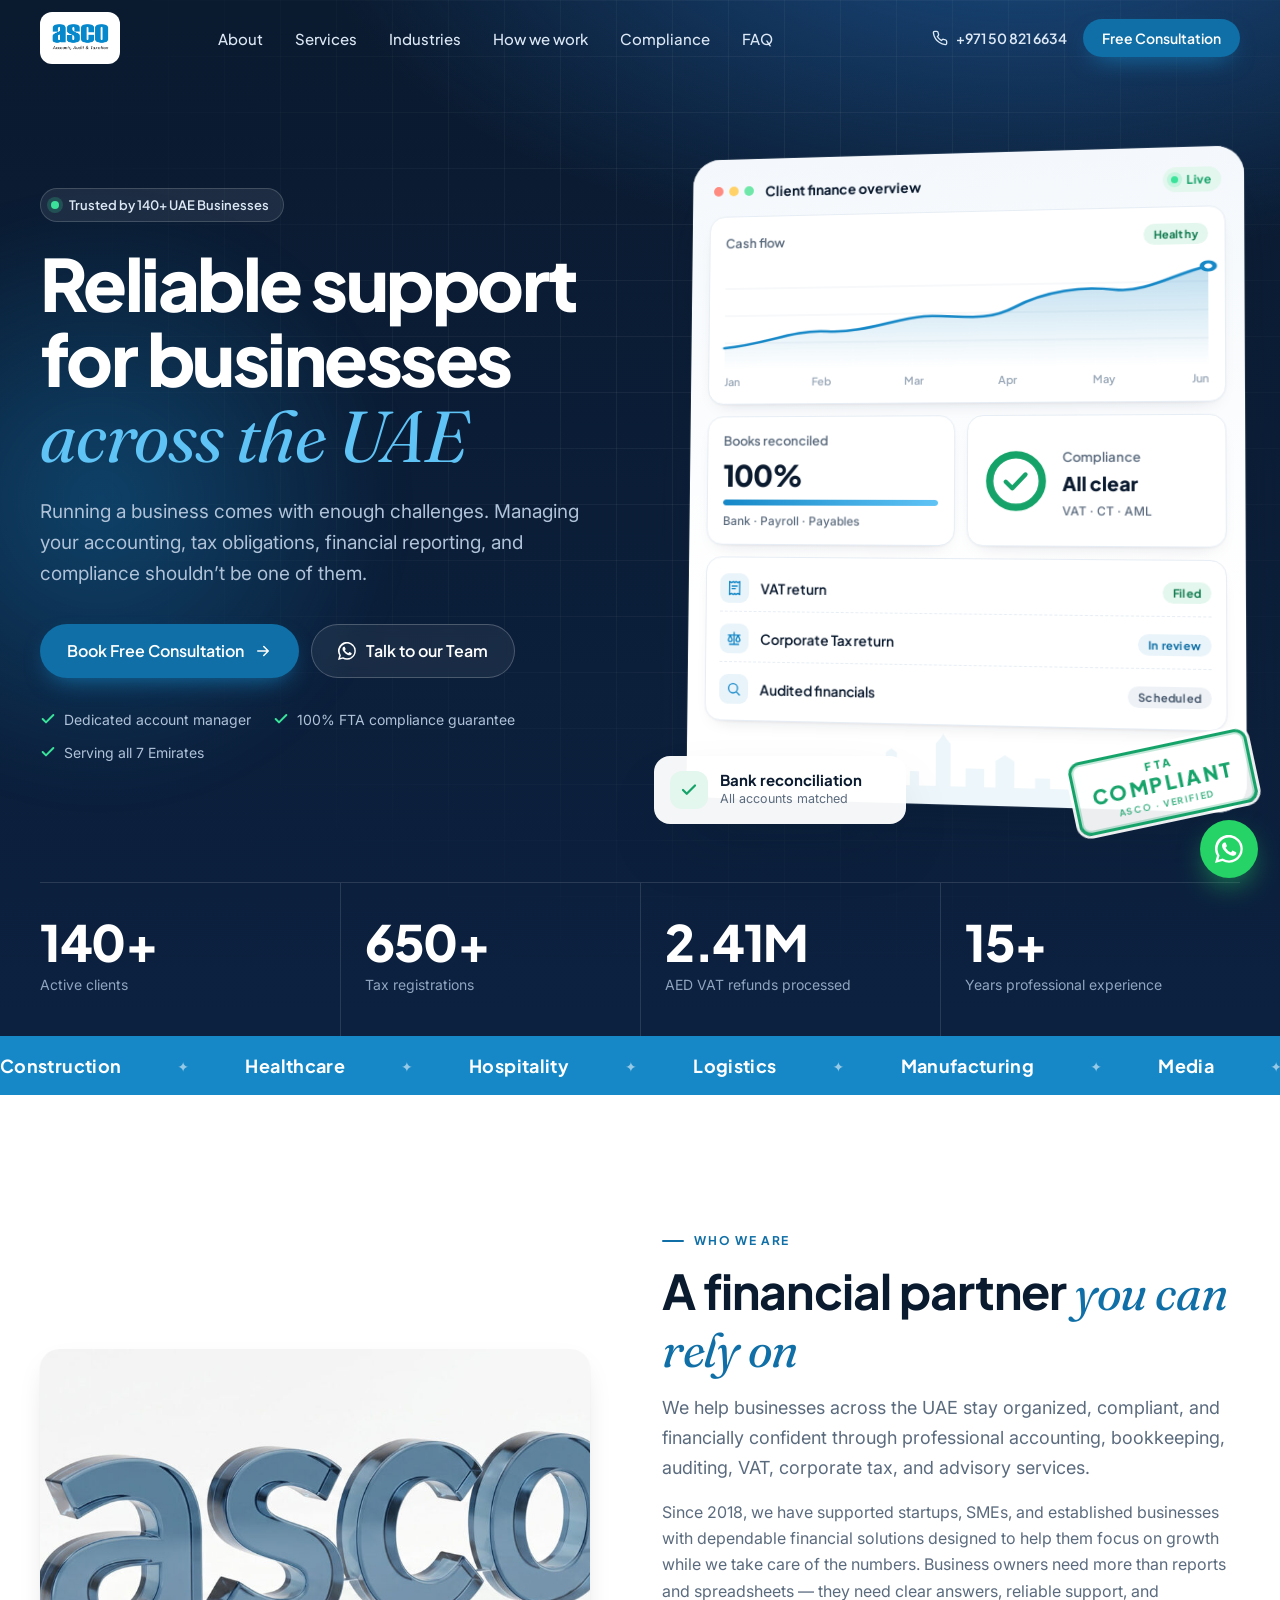
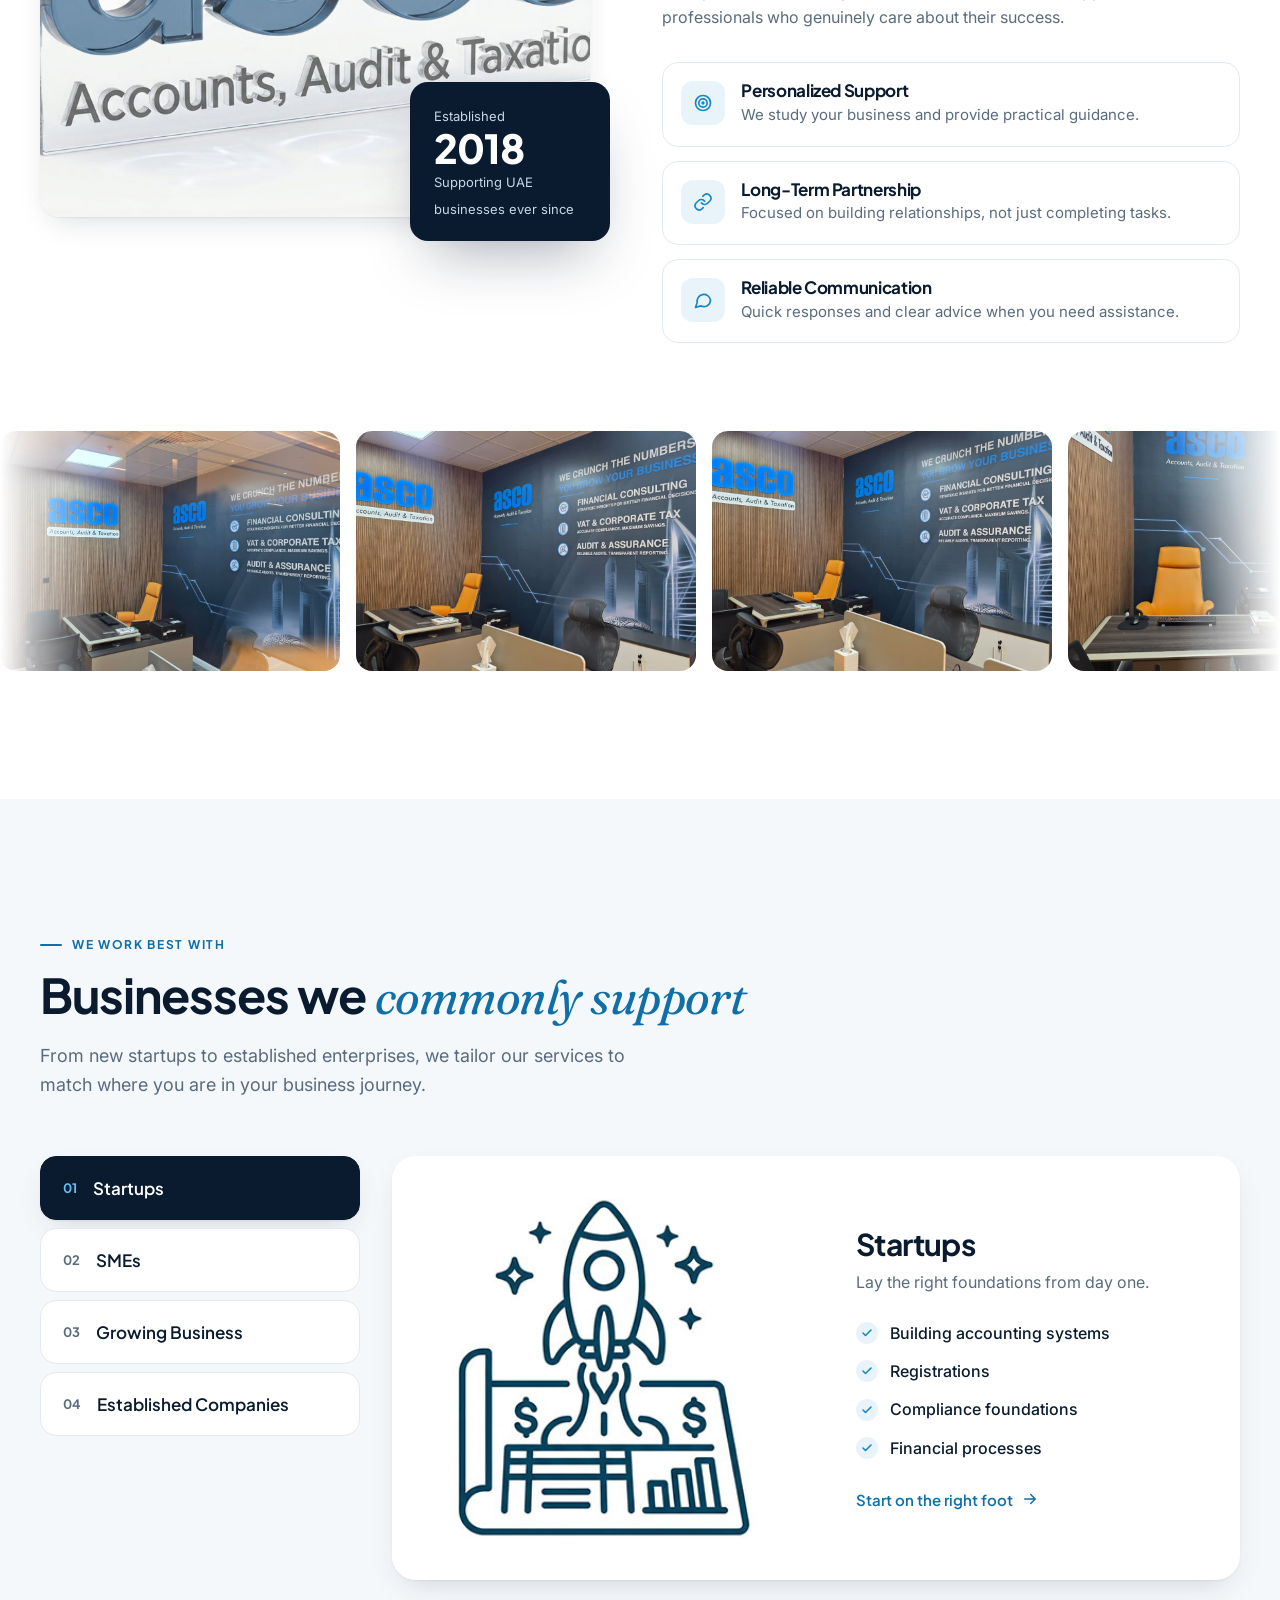
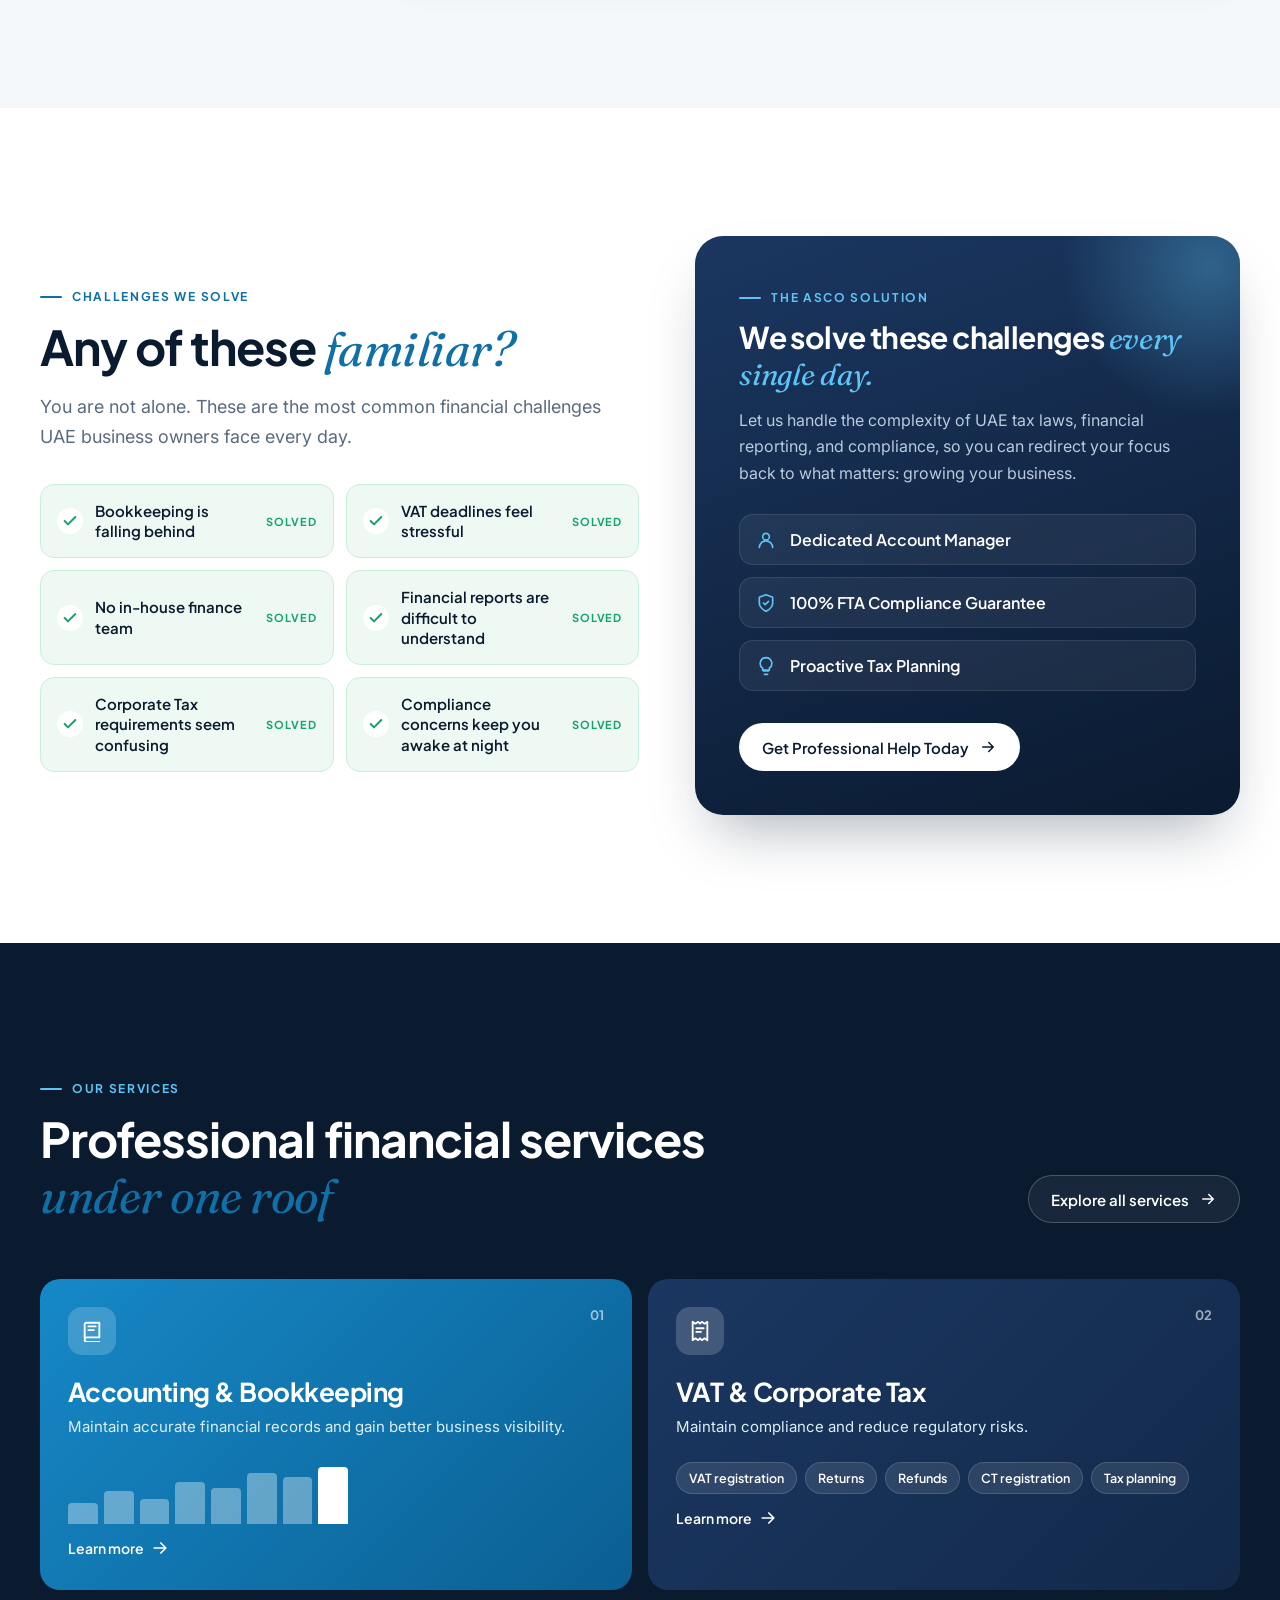
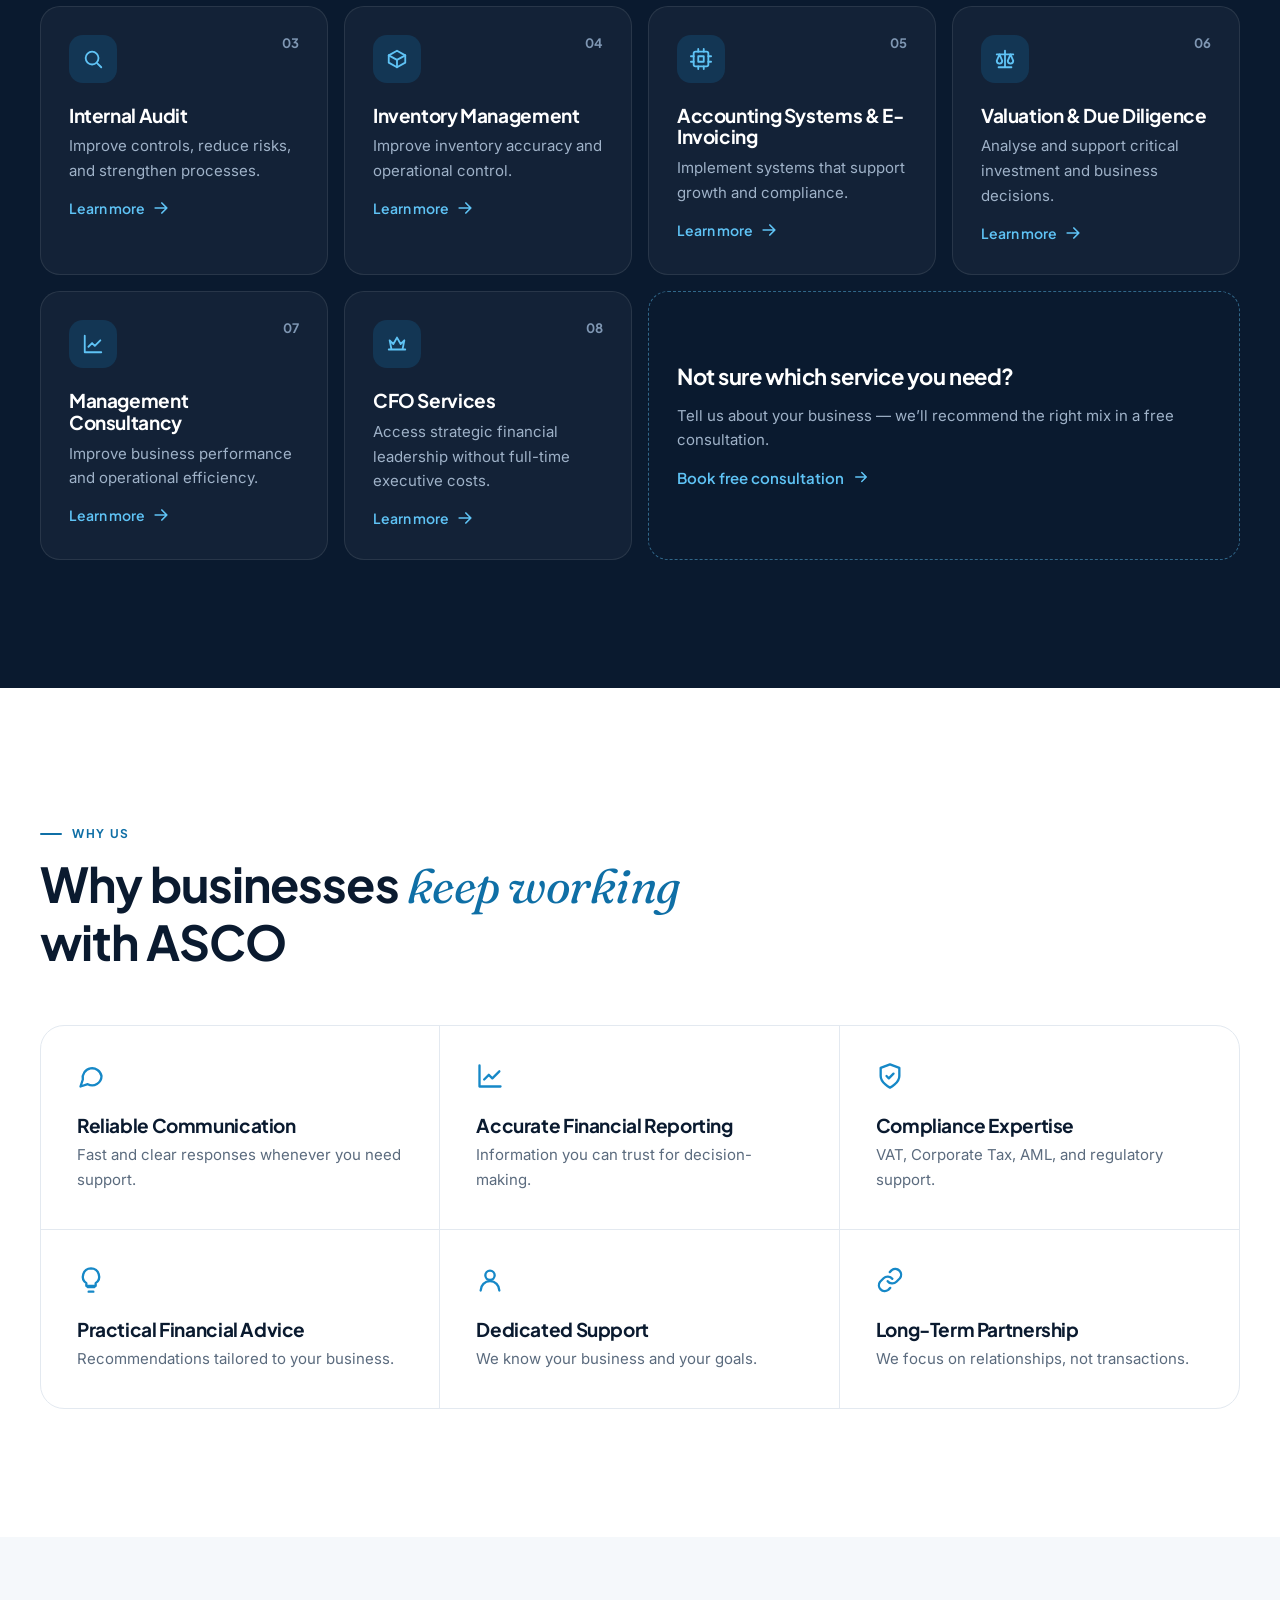
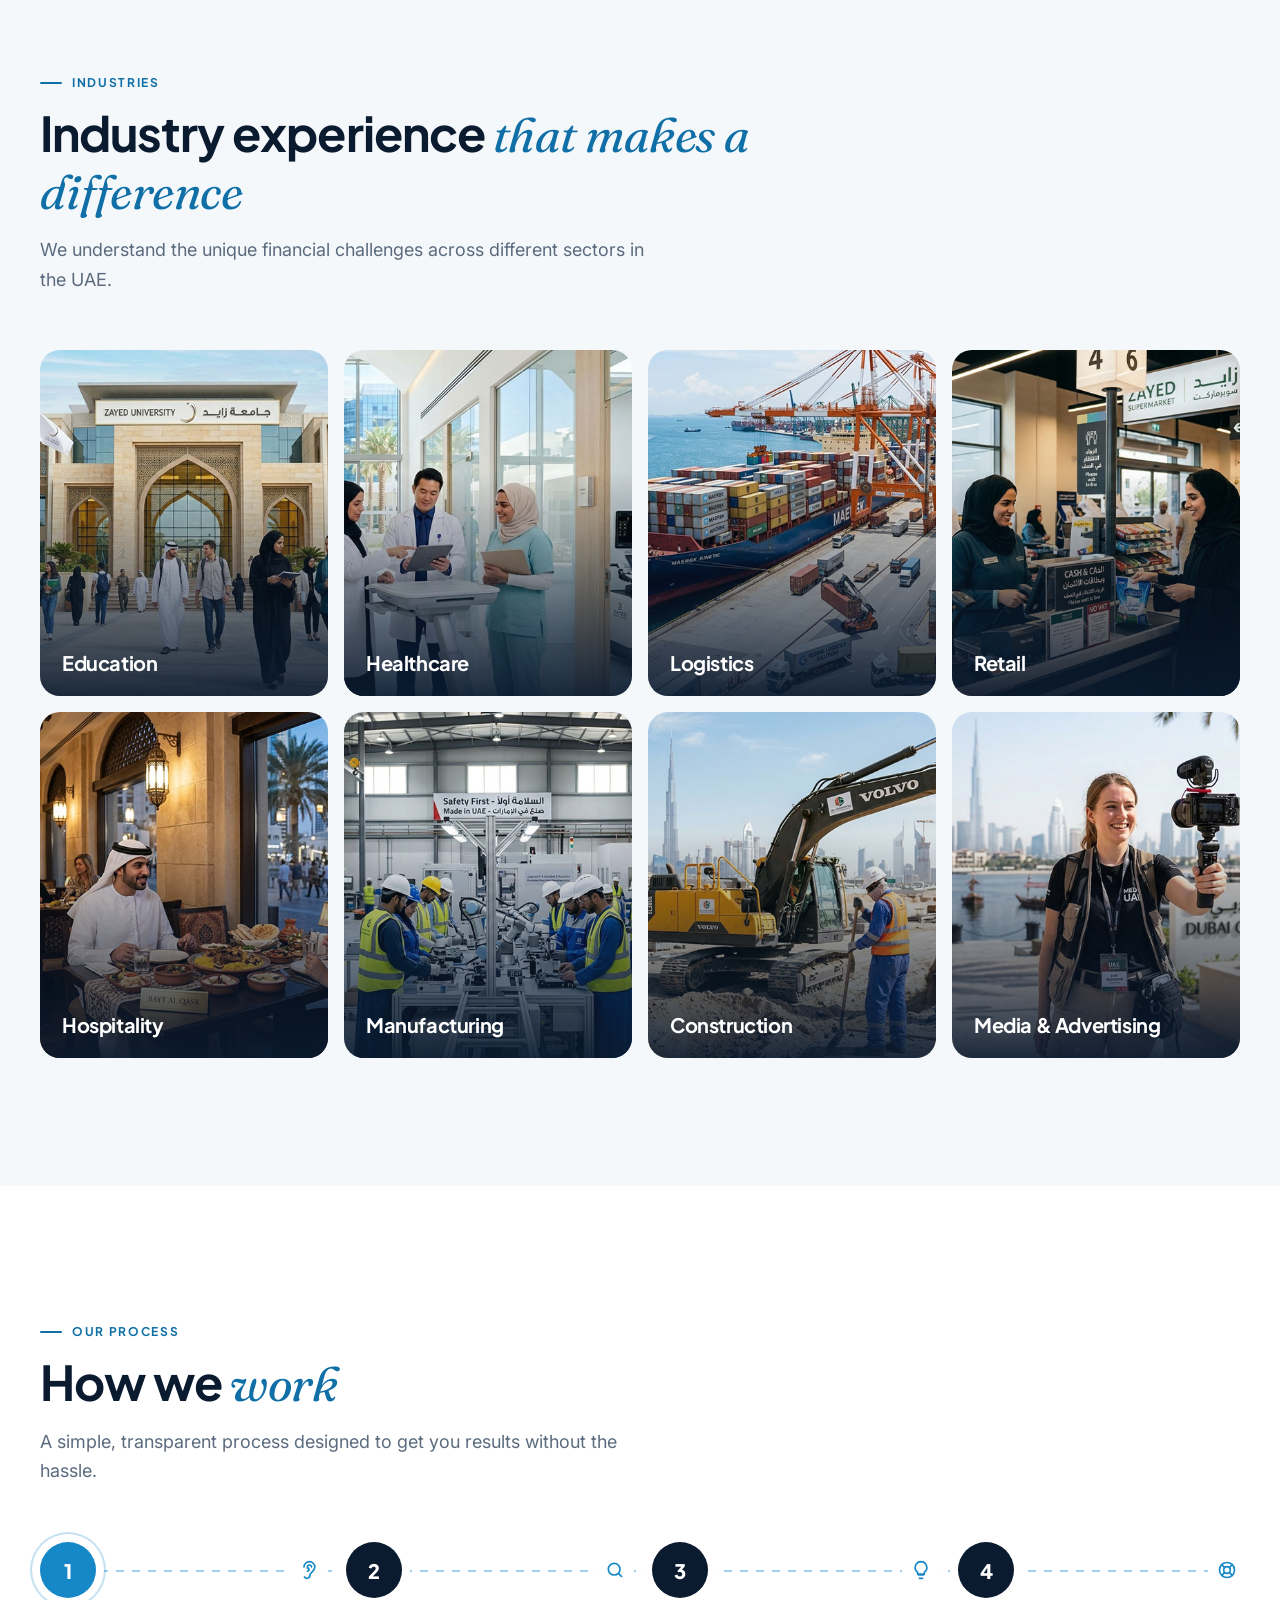
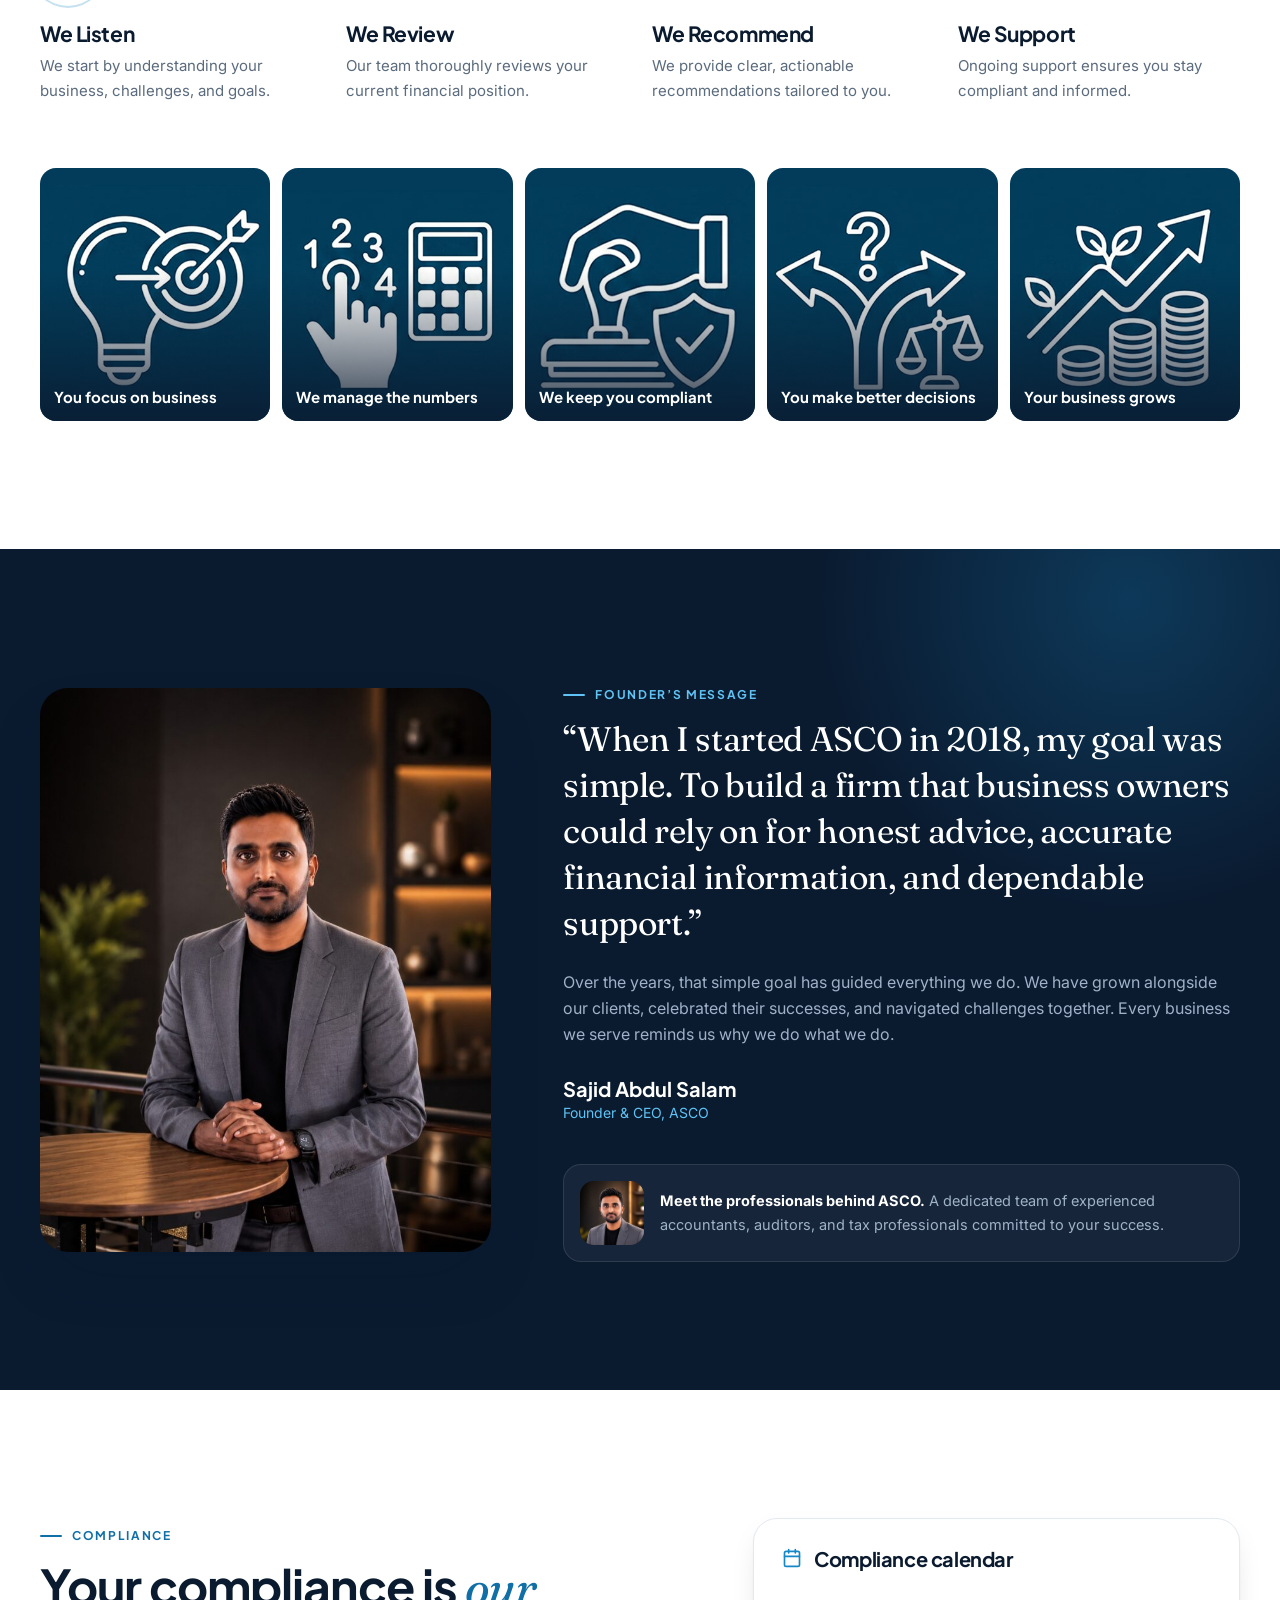
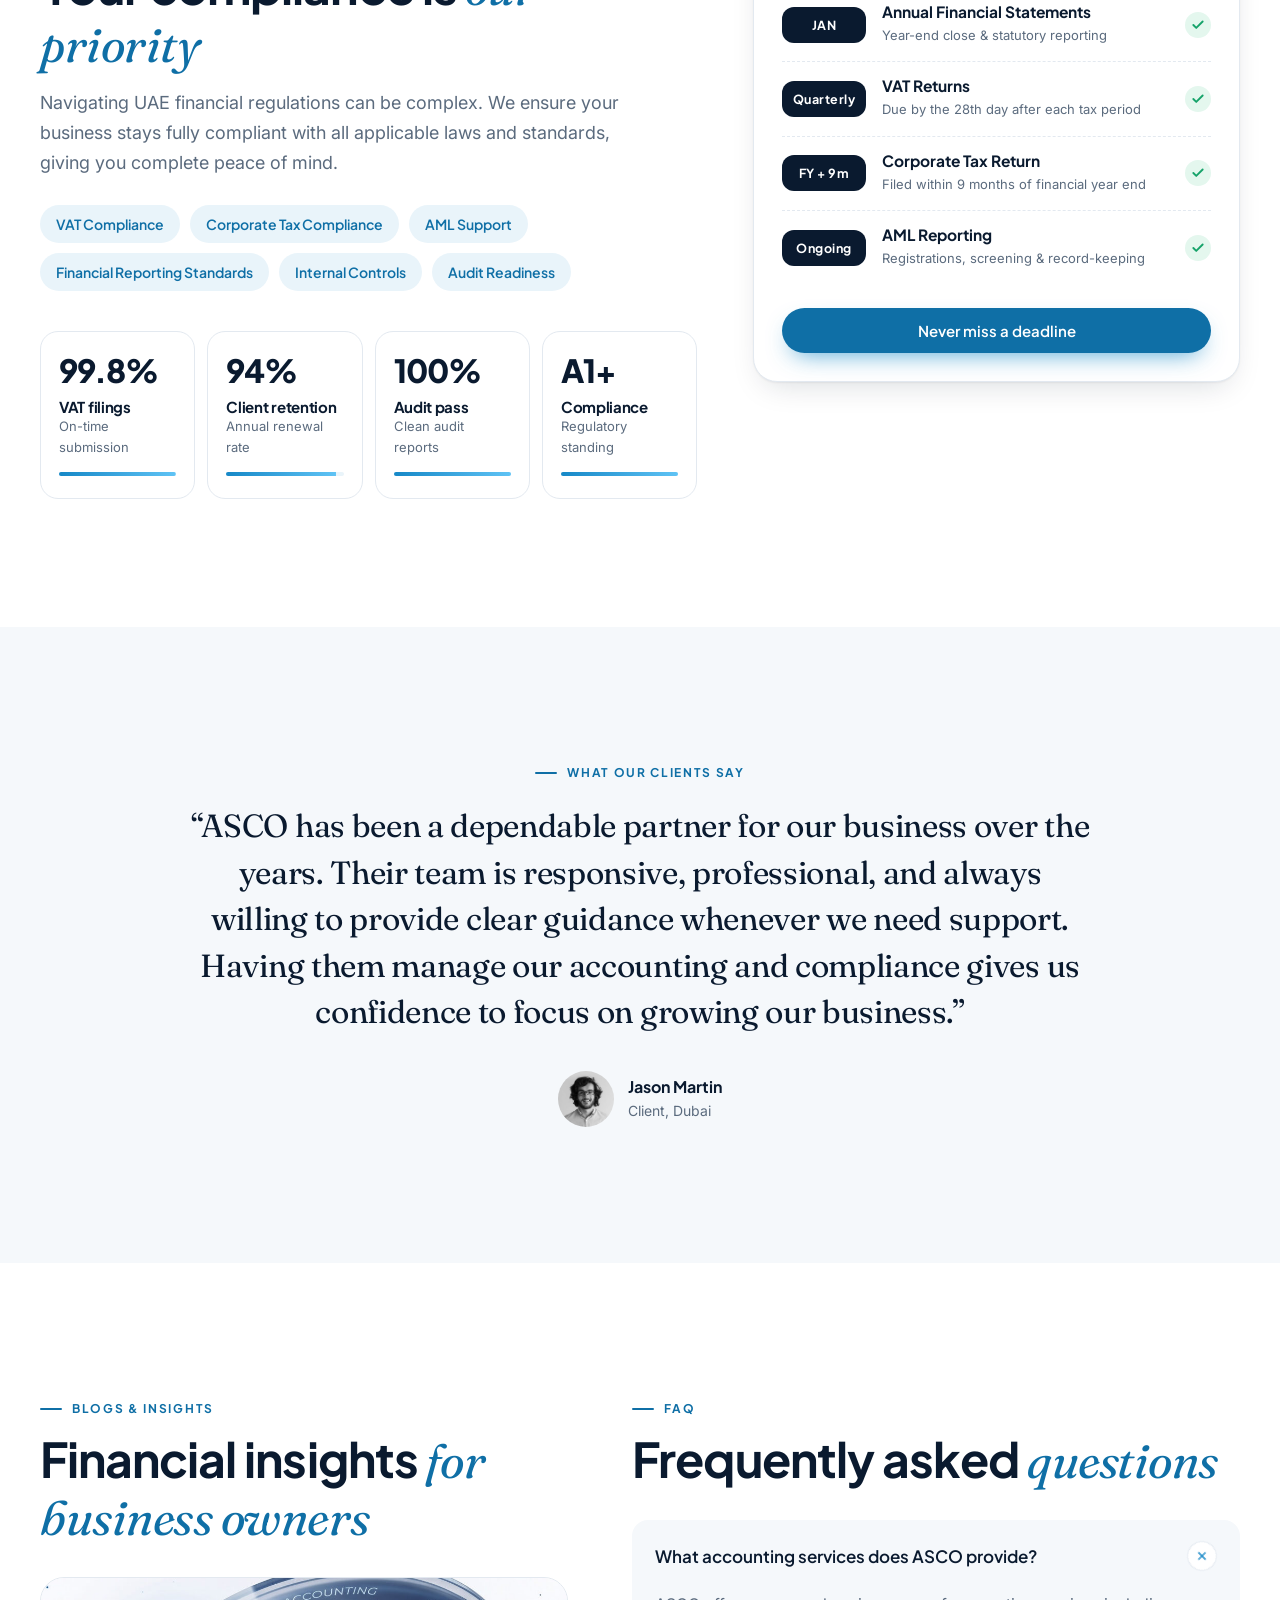
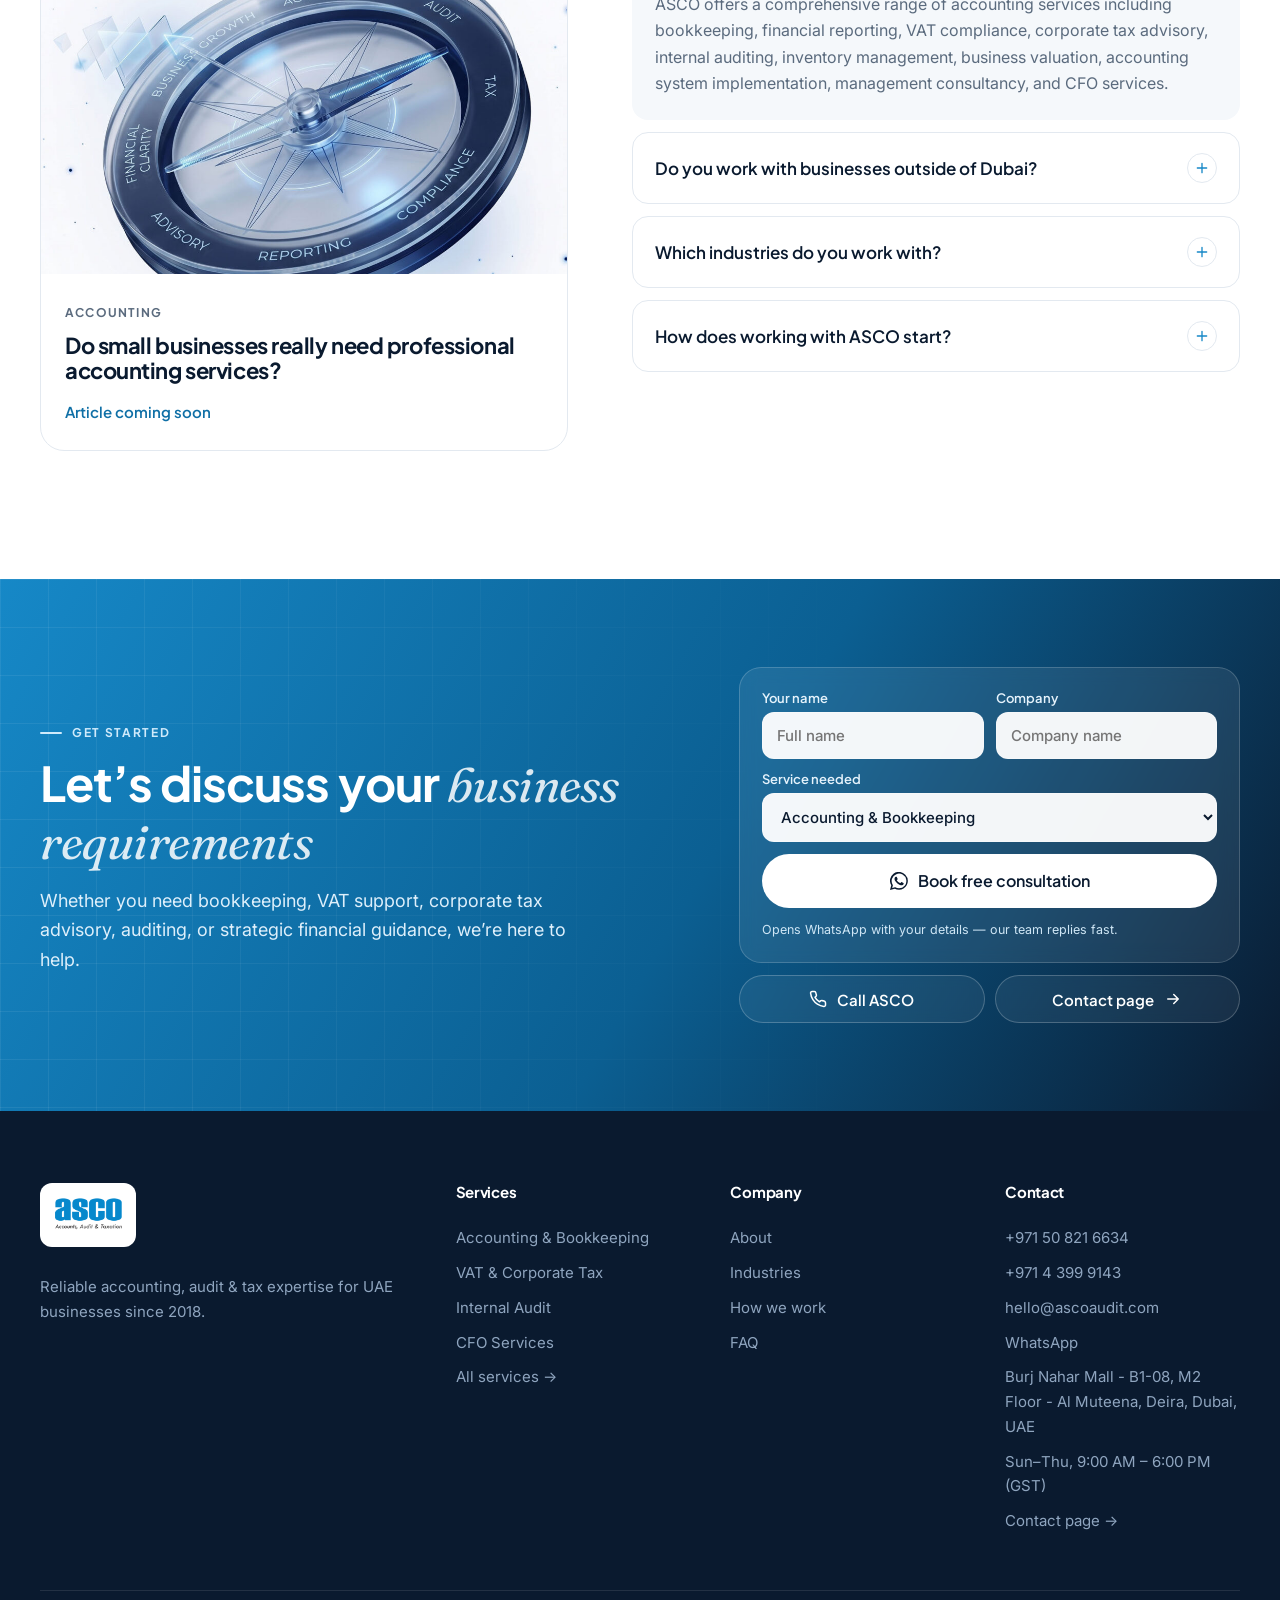
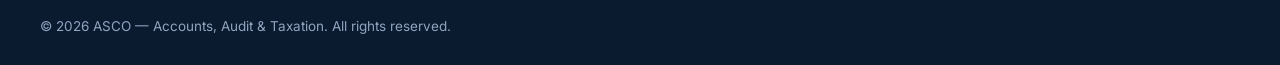
<file: index.html>
<!doctype html>
<html lang="en" class="no-js">
<head>
<meta charset="utf-8">
<meta name="viewport" content="width=device-width, initial-scale=1">
<title>ASCO — Accounting, Audit &amp; Tax Experts for UAE Businesses</title>
<meta name="description" content="Trusted by 140+ UAE businesses since 2018. ASCO provides accounting, bookkeeping, auditing, VAT, corporate tax, CFO and advisory services across all seven Emirates.">
<meta property="og:title" content="ASCO — Accounting, Audit & Tax Experts for UAE Businesses">
<meta property="og:description" content="Accounting, bookkeeping, auditing, VAT, corporate tax and advisory services for UAE businesses since 2018.">
<meta property="og:image" content="assets/img/Reliable-1024x1024.jpg">
<meta name="theme-color" content="#0A1A2F">
<link rel="icon" href="assets/img/cropped-SQ-LOGO-270x270.png">
<link rel="preconnect" href="https://fonts.googleapis.com">
<link rel="preconnect" href="https://fonts.gstatic.com" crossorigin>
<link href="https://fonts.googleapis.com/css2?family=Fraunces:ital,opsz,wght@0,9..144,500;1,9..144,400;1,9..144,500&family=Inter:wght@400;500;600&family=Plus+Jakarta+Sans:wght@500;600;700;800&display=swap" rel="stylesheet">
<link rel="stylesheet" href="assets/css/styles.css">
<link rel="stylesheet" href="assets/css/pages.css">
<script type="application/ld+json">
{"@context":"https://schema.org","@type":"AccountingService","name":"ASCO — Accounts, Audit & Taxation","url":"https://ascoaudit.com/","logo":"https://ascoaudit.com/wp-content/uploads/2026/05/Asco-Logo.png","telephone":"+971508216634","foundingDate":"2018","areaServed":"United Arab Emirates","email":"hello@ascoaudit.com","address":{"@type":"PostalAddress","streetAddress":"Burj Nahar Mall - B1-08, M2 Floor, Al Muteena, Deira","addressLocality":"Dubai","addressCountry":"AE"},"openingHours":"Su-Th 09:00-18:00","founder":{"@type":"Person","name":"Sajid Abdul Salam"}}
</script>
</head>
<body>

<!-- Icon sprite -->
<svg width="0" height="0" style="position:absolute" aria-hidden="true">
  <defs>
    <symbol id="i-arrow" viewBox="0 0 24 24"><path d="M5 12h14M13 6l6 6-6 6"/></symbol>
    <symbol id="i-check" viewBox="0 0 24 24"><path d="M20 6 9 17l-5-5"/></symbol>
    <symbol id="i-x" viewBox="0 0 24 24"><path d="M18 6 6 18M6 6l12 12"/></symbol>
    <symbol id="i-phone" viewBox="0 0 24 24"><path d="M22 16.9v3a2 2 0 0 1-2.2 2 19.8 19.8 0 0 1-8.6-3.1 19.5 19.5 0 0 1-6-6A19.8 19.8 0 0 1 2.1 4.2 2 2 0 0 1 4.1 2h3a2 2 0 0 1 2 1.7c.1.9.4 1.8.7 2.7a2 2 0 0 1-.5 2.1L8 9.8a16 16 0 0 0 6 6l1.3-1.3a2 2 0 0 1 2.1-.4c.9.3 1.8.6 2.7.7a2 2 0 0 1 1.7 2z"/></symbol>
    <symbol id="i-book" viewBox="0 0 24 24"><path d="M4 19.5V5a2 2 0 0 1 2-2h14v16H6.5A2.5 2.5 0 0 0 4 21.5 2.5 2.5 0 0 0 6.5 24H20"/><path d="M8 7h8M8 11h6"/></symbol>
    <symbol id="i-search" viewBox="0 0 24 24"><circle cx="11" cy="11" r="7"/><path d="m21 21-4.3-4.3"/></symbol>
    <symbol id="i-receipt" viewBox="0 0 24 24"><path d="M4 2v20l3-2 3 2 2-2 2 2 3-2 3 2V2l-3 2-3-2-2 2-2-2-3 2z"/><path d="M8 9h8M8 13h5"/></symbol>
    <symbol id="i-box" viewBox="0 0 24 24"><path d="M21 8 12 3 3 8v8l9 5 9-5z"/><path d="m3 8 9 5 9-5M12 13v8"/></symbol>
    <symbol id="i-cpu" viewBox="0 0 24 24"><rect x="4" y="4" width="16" height="16" rx="2"/><rect x="9" y="9" width="6" height="6"/><path d="M9 1v3M15 1v3M9 20v3M15 20v3M1 9h3M1 15h3M20 9h3M20 15h3"/></symbol>
    <symbol id="i-scale" viewBox="0 0 24 24"><path d="M12 3v18M5 21h14M3 7h18"/><path d="m6 7-3 7a3 3 0 0 0 6 0zM18 7l-3 7a3 3 0 0 0 6 0z"/></symbol>
    <symbol id="i-chart" viewBox="0 0 24 24"><path d="M3 3v18h18"/><path d="m7 15 4-4 3 3 6-6"/></symbol>
    <symbol id="i-crown" viewBox="0 0 24 24"><path d="M3 18h18M4 8l4 4 4-7 4 7 4-4-2 10H6z"/></symbol>
    <symbol id="i-chat" viewBox="0 0 24 24"><path d="M21 12a8 8 0 0 1-11.8 7L3 21l2-6A8 8 0 1 1 21 12z"/></symbol>
    <symbol id="i-target" viewBox="0 0 24 24"><circle cx="12" cy="12" r="9"/><circle cx="12" cy="12" r="5"/><circle cx="12" cy="12" r="1"/></symbol>
    <symbol id="i-shield" viewBox="0 0 24 24"><path d="M12 22s8-4 8-10V5l-8-3-8 3v7c0 6 8 10 8 10z"/><path d="m9 12 2 2 4-4"/></symbol>
    <symbol id="i-bulb" viewBox="0 0 24 24"><path d="M9 18h6M10 22h4M12 2a7 7 0 0 0-4 12.7V17h8v-2.3A7 7 0 0 0 12 2z"/></symbol>
    <symbol id="i-user" viewBox="0 0 24 24"><circle cx="12" cy="8" r="4"/><path d="M4 21a8 8 0 0 1 16 0"/></symbol>
    <symbol id="i-link" viewBox="0 0 24 24"><path d="M10 13a5 5 0 0 0 7.5.5l3-3a5 5 0 0 0-7-7l-1.7 1.7"/><path d="M14 11a5 5 0 0 0-7.5-.5l-3 3a5 5 0 0 0 7 7l1.7-1.7"/></symbol>
    <symbol id="i-ear" viewBox="0 0 24 24"><path d="M6 8.5a6.5 6.5 0 1 1 13 0c0 6-6 6-6 10a3.5 3.5 0 0 1-6.5 1.8"/><path d="M15 8.5a2.5 2.5 0 0 0-5 0v1a2 2 0 1 1 0 4"/></symbol>
    <symbol id="i-life" viewBox="0 0 24 24"><circle cx="12" cy="12" r="9"/><circle cx="12" cy="12" r="4"/><path d="m5.6 5.6 3.6 3.6M14.8 14.8l3.6 3.6M14.8 9.2l3.6-3.6M5.6 18.4l3.6-3.6"/></symbol>
    <symbol id="i-calendar" viewBox="0 0 24 24"><rect x="3" y="4" width="18" height="18" rx="2"/><path d="M16 2v4M8 2v4M3 10h18"/></symbol>
    <symbol id="i-plus" viewBox="0 0 24 24"><path d="M12 5v14M5 12h14"/></symbol>
    <symbol id="i-whatsapp" viewBox="0 0 24 24"><path fill="currentColor" stroke="none" d="M17.5 14.4c-.3-.1-1.8-.9-2-1-.3-.1-.5-.1-.7.1-.2.3-.8 1-.9 1.2-.2.2-.3.2-.6.1a8.2 8.2 0 0 1-4.1-3.6c-.3-.5.3-.5.9-1.6.1-.2 0-.4 0-.5l-.9-2.2c-.2-.6-.5-.5-.7-.5h-.6a1.1 1.1 0 0 0-.8.4 3.4 3.4 0 0 0-1.1 2.5 5.9 5.9 0 0 0 1.2 3.1 13.5 13.5 0 0 0 5.2 4.6c1.9.8 2.7.9 3.6.8a3.1 3.1 0 0 0 2-1.4 2.5 2.5 0 0 0 .2-1.4c-.1-.2-.3-.3-.6-.4zM12 21.8a9.8 9.8 0 0 1-5-1.4l-.4-.2-3.7 1 1-3.6-.2-.4A9.8 9.8 0 1 1 12 21.8zm8.4-18.2A11.8 11.8 0 0 0 1.7 17.8L0 24l6.4-1.7A11.8 11.8 0 0 0 23.8 12a11.7 11.7 0 0 0-3.4-8.4z"/></symbol>
  </defs>
</svg>

<a class="skip" href="#main">Skip to content</a>

<!-- ============ NAV ============ -->
<header class="nav" id="nav">
  <div class="container nav__inner">
    <a href="#top" class="nav__logo" aria-label="ASCO home"><img src="assets/img/Asco-Logo.png" alt="ASCO — Accounts, Audit &amp; Taxation" width="120" height="84"></a>
    <nav class="nav__links" aria-label="Primary">
      <a href="#about">About</a>
      <a href="#services">Services</a>
      <a href="#industries">Industries</a>
      <a href="#process">How we work</a>
      <a href="#compliance">Compliance</a>
      <a href="#faq">FAQ</a>
    </nav>
    <div class="nav__cta">
      <a href="tel:+971508216634" class="nav__phone"><svg class="ic"><use href="#i-phone"/></svg>+971 50 821 6634</a>
      <a href="#contact" class="btn btn--primary btn--sm">Free Consultation</a>
      <button class="nav__burger" aria-label="Open menu" aria-expanded="false" aria-controls="mobileMenu"><span></span><span></span></button>
    </div>
  </div>
  <div class="mobile-menu" id="mobileMenu" hidden>
    <a href="#about">About</a><a href="#services">Services</a><a href="#industries">Industries</a><a href="#process">How we work</a><a href="#compliance">Compliance</a><a href="#faq">FAQ</a>
    <a href="tel:+971508216634">Call +971 50 821 6634</a><a href="https://wa.me/971508216634" target="_blank" rel="noopener">WhatsApp us</a>
    <a href="#contact" class="btn btn--primary">Book Free Consultation</a>
  </div>
</header>

<main id="main">

<!-- ============ HERO ============ -->
<section class="hero" id="top">
  <div class="hero__glow" aria-hidden="true"></div>
  <div class="hero__grid" aria-hidden="true"></div>
  <div class="container hero__inner">
    <div class="hero__copy">
      <span class="pill pill--dark"><span class="pill__dot"></span>Trusted by 140+ UAE Businesses</span>
      <h1 class="hero__title">Reliable support for businesses <em>across the UAE</em></h1>
      <p class="hero__lead">Running a business comes with enough challenges. Managing your accounting, tax obligations, financial reporting, and compliance shouldn’t be one of them.</p>
      <div class="hero__actions">
        <a href="#contact" class="btn btn--primary btn--lg">Book Free Consultation <svg class="ic"><use href="#i-arrow"/></svg></a>
        <a href="https://wa.me/971508216634" class="btn btn--ghost btn--lg" target="_blank" rel="noopener"><svg class="ic ic--fill"><use href="#i-whatsapp"/></svg>Talk to our Team</a>
      </div>
      <ul class="hero__ticks">
        <li><svg class="ic"><use href="#i-check"/></svg>Dedicated account manager</li>
        <li><svg class="ic"><use href="#i-check"/></svg>100% FTA compliance guarantee</li>
        <li><svg class="ic"><use href="#i-check"/></svg>Serving all 7 Emirates</li>
      </ul>
    </div>
    <div class="hero__visual">
      <div class="hero__frame">
        <div class="dash" role="img" aria-label="Illustration of an ASCO client finance overview: cash flow, reconciled books, compliance status and filing timeline">
          <div class="dash__bar">
            <span class="dash__dots"><i></i><i></i><i></i></span>
            <span class="dash__title">Client finance overview</span>
            <span class="dash__live"><span class="pill__dot"></span>Live</span>
          </div>
          <div class="dash__grid">
            <div class="dcard dcard--wide">
              <div class="dcard__head"><span>Cash flow</span><em class="chip chip--green">Healthy</em></div>
              <svg class="dchart" viewBox="0 0 320 110" preserveAspectRatio="none">
                <defs><linearGradient id="dg" x1="0" y1="0" x2="0" y2="1"><stop offset="0" stop-color="#1688C7" stop-opacity=".28"/><stop offset="1" stop-color="#1688C7" stop-opacity="0"/></linearGradient></defs>
                <path class="dchart__grid" d="M0 27H320M0 55H320M0 83H320"/>
                <path class="dchart__area" d="M0 88 C30 84 45 70 70 72 S115 60 135 58 S175 66 195 50 S240 30 260 34 S300 18 320 12 V110 H0Z" fill="url(#dg)"/>
                <path class="dchart__line" pathLength="1" d="M0 88 C30 84 45 70 70 72 S115 60 135 58 S175 66 195 50 S240 30 260 34 S300 18 320 12"/>
                <circle class="dchart__dot" cx="320" cy="12" r="4"/>
              </svg>
              <div class="dchart__months"><span>Jan</span><span>Feb</span><span>Mar</span><span>Apr</span><span>May</span><span>Jun</span></div>
            </div>
            <div class="dcard">
              <div class="dcard__head"><span>Books reconciled</span></div>
              <strong class="dcard__big">100%</strong>
              <div class="dbar"><i></i></div>
              <small class="dcard__note">Bank · Payroll · Payables</small>
            </div>
            <div class="dcard dcard--ring">
              <svg class="dring" viewBox="0 0 44 44"><circle cx="22" cy="22" r="18"/><circle class="dring__val" cx="22" cy="22" r="18"/><path class="dring__ok" d="M15 22.5l4.5 4.5 9-9.5"/></svg>
              <div><span class="dcard__label">Compliance</span><strong>All clear</strong><small class="dcard__note">VAT · CT · AML</small></div>
            </div>
            <div class="dcard dcard--wide dlist">
              <div class="dlist__row"><span class="dlist__ic"><svg class="ic"><use href="#i-receipt"/></svg></span><span>VAT return</span><em class="chip chip--green">Filed</em></div>
              <div class="dlist__row"><span class="dlist__ic"><svg class="ic"><use href="#i-scale"/></svg></span><span>Corporate Tax return</span><em class="chip chip--blue">In review</em></div>
              <div class="dlist__row"><span class="dlist__ic"><svg class="ic"><use href="#i-search"/></svg></span><span>Audited financials</span><em class="chip">Scheduled</em></div>
            </div>
          </div>
          <svg class="dash__skyline" viewBox="0 0 600 70" preserveAspectRatio="none" aria-hidden="true"><path d="M0 70V52h30v-8h18v8h22V36h14v16h26V40l8-6 8 6v12h20V30h16v22h18V44h24v8h16V20l6-4 6 4v32h14V38h10v14h18V10l4-4 3-4 1-2 1 2 3 4 4 4v42h16V34h20v18h12V26l10-6 10 6v26h22V42h16v10h20V30c8 0 14 6 14 14v8h20V40h18v12h26V46h20v24z"/></svg>
        </div>
      </div>
      <div class="stamp" aria-hidden="true"><span>FTA</span>Compliant<small>ASCO · Verified</small></div>
      <div class="float-card float-card--a">
        <span class="float-card__icon float-card__icon--green"><svg class="ic"><use href="#i-check"/></svg></span>
        <div class="ledger"><strong>VAT return filed</strong><small>On time · FTA compliant</small></div>
      </div>
    </div>
  </div>

  <div class="container">
    <dl class="stats">
      <div class="stat"><dt>Active clients</dt><dd><span data-count="140">140</span>+</dd></div>
      <div class="stat"><dt>Tax registrations</dt><dd><span data-count="650">650</span>+</dd></div>
      <div class="stat"><dt>AED VAT refunds processed</dt><dd><span data-count="2.41" data-decimals="2">2.41</span>M</dd></div>
      <div class="stat"><dt>Years professional experience</dt><dd><span data-count="15">15</span>+</dd></div>
    </dl>
  </div>
</section>

<!-- ============ MARQUEE ============ -->
<div class="marquee" aria-label="Industries we serve">
  <div class="marquee__track">
    <span>Construction</span><span>Healthcare</span><span>Hospitality</span><span>Logistics</span><span>Manufacturing</span><span>Media</span><span>Retail</span><span>Education</span>
    <span aria-hidden="true">Construction</span><span aria-hidden="true">Healthcare</span><span aria-hidden="true">Hospitality</span><span aria-hidden="true">Logistics</span><span aria-hidden="true">Manufacturing</span><span aria-hidden="true">Media</span><span aria-hidden="true">Retail</span><span aria-hidden="true">Education</span>
  </div>
</div>

<!-- ============ ABOUT ============ -->
<section class="section" id="about">
  <div class="container about">
    <div class="about__media reveal">
      <img class="about__main" src="assets/img/Asco-3d-1024x683.jpg" alt="ASCO office" width="1024" height="683" loading="lazy">
      <div class="about__badge"><span>Established</span><strong>2018</strong><span>Supporting UAE businesses ever since</span></div>
    </div>
    <div class="about__copy reveal">
      <span class="eyebrow">Who we are</span>
      <h2 class="h2">A financial partner <em>you can rely on</em></h2>
      <p class="lead">We help businesses across the UAE stay organized, compliant, and financially confident through professional accounting, bookkeeping, auditing, VAT, corporate tax, and advisory services.</p>
      <p>Since 2018, we have supported startups, SMEs, and established businesses with dependable financial solutions designed to help them focus on growth while we take care of the numbers. Business owners need more than reports and spreadsheets — they need clear answers, reliable support, and professionals who genuinely care about their success.</p>
      <ul class="pillars">
        <li><span class="pillars__ic"><svg class="ic"><use href="#i-target"/></svg></span><div><h3>Personalized Support</h3><p>We study your business and provide practical guidance.</p></div></li>
        <li><span class="pillars__ic"><svg class="ic"><use href="#i-link"/></svg></span><div><h3>Long-Term Partnership</h3><p>Focused on building relationships, not just completing tasks.</p></div></li>
        <li><span class="pillars__ic"><svg class="ic"><use href="#i-chat"/></svg></span><div><h3>Reliable Communication</h3><p>Quick responses and clear advice when you need assistance.</p></div></li>
      </ul>
    </div>
  </div>

  <div class="gallery" aria-label="Inside the ASCO office">
    <div class="gallery__track">
      <img src="assets/img/Asco-UAE-Accountancy-Office-9.jpeg" alt="ASCO UAE accountancy office" loading="lazy">
      <img src="assets/img/Asco-UAE-Accountancy-Office-11.jpeg" alt="ASCO UAE accountancy office" loading="lazy">
      <img src="assets/img/Asco-UAE-Accountancy-Office-13.jpeg" alt="ASCO UAE accountancy office" loading="lazy">
      <img src="assets/img/Asco-UAE-Accountancy-Office-1.jpeg" alt="ASCO UAE accountancy office" loading="lazy">
      <img src="assets/img/Asco-UAE-Accountancy-Office-2.jpeg" alt="ASCO UAE accountancy office" loading="lazy">
      <img src="assets/img/Asco-UAE-Accountancy-Office-4.jpeg" alt="ASCO UAE accountancy office" loading="lazy">
      <img src="assets/img/Asco-UAE-Accountancy-Office-5.jpeg" alt="ASCO UAE accountancy office" loading="lazy">
      <img src="assets/img/Asco-UAE-Accountancy-Office-6.jpeg" alt="ASCO UAE accountancy office" loading="lazy">
      <img src="assets/img/Asco-UAE-Accountancy-Office-9.jpeg" alt="" aria-hidden="true" loading="lazy">
      <img src="assets/img/Asco-UAE-Accountancy-Office-11.jpeg" alt="" aria-hidden="true" loading="lazy">
      <img src="assets/img/Asco-UAE-Accountancy-Office-13.jpeg" alt="" aria-hidden="true" loading="lazy">
      <img src="assets/img/Asco-UAE-Accountancy-Office-1.jpeg" alt="" aria-hidden="true" loading="lazy">
      <img src="assets/img/Asco-UAE-Accountancy-Office-2.jpeg" alt="" aria-hidden="true" loading="lazy">
      <img src="assets/img/Asco-UAE-Accountancy-Office-4.jpeg" alt="" aria-hidden="true" loading="lazy">
      <img src="assets/img/Asco-UAE-Accountancy-Office-5.jpeg" alt="" aria-hidden="true" loading="lazy">
      <img src="assets/img/Asco-UAE-Accountancy-Office-6.jpeg" alt="" aria-hidden="true" loading="lazy">
    </div>
  </div>
</section>

<!-- ============ STAGES (tabs) ============ -->
<section class="section section--tint" id="stages">
  <div class="container">
    <div class="section-head reveal">
      <span class="eyebrow">We work best with</span>
      <h2 class="h2">Businesses we <em>commonly support</em></h2>
      <p class="lead">From new startups to established enterprises, we tailor our services to match where you are in your business journey.</p>
    </div>
    <div class="stages reveal">
      <div class="stages__tabs" role="tablist" aria-label="Business stage">
        <button role="tab" aria-selected="true" aria-controls="st-1" id="tab-1"><span>01</span>Startups</button>
        <button role="tab" aria-selected="false" aria-controls="st-2" id="tab-2" tabindex="-1"><span>02</span>SMEs</button>
        <button role="tab" aria-selected="false" aria-controls="st-3" id="tab-3" tabindex="-1"><span>03</span>Growing Business</button>
        <button role="tab" aria-selected="false" aria-controls="st-4" id="tab-4" tabindex="-1"><span>04</span>Established Companies</button>
      </div>
      <div class="stages__panels">
        <div class="stage" role="tabpanel" id="st-1" aria-labelledby="tab-1">
          <img src="assets/img/S1.jpg" alt="" loading="lazy">
          <div class="stage__body"><h3>Startups</h3><p>Lay the right foundations from day one.</p>
            <ul class="checklist"><li>Building accounting systems</li><li>Registrations</li><li>Compliance foundations</li><li>Financial processes</li></ul>
            <a href="#contact" class="link-arrow">Start on the right foot <svg class="ic"><use href="#i-arrow"/></svg></a></div>
        </div>
        <div class="stage" role="tabpanel" id="st-2" aria-labelledby="tab-2" hidden>
          <img src="assets/img/S2.jpg" alt="" loading="lazy">
          <div class="stage__body"><h3>SMEs</h3><p>Keep the day-to-day accurate and compliant.</p>
            <ul class="checklist"><li>Bookkeeping</li><li>VAT</li><li>Financial reporting</li><li>Business advisory</li></ul>
            <a href="#contact" class="link-arrow">Talk to an advisor <svg class="ic"><use href="#i-arrow"/></svg></a></div>
        </div>
        <div class="stage" role="tabpanel" id="st-3" aria-labelledby="tab-3" hidden>
          <img src="assets/img/S3.jpg" alt="" loading="lazy">
          <div class="stage__body"><h3>Growing Business</h3><p>Visibility and control as you scale.</p>
            <ul class="checklist"><li>Management reporting</li><li>Internal controls</li><li>Forecasting</li><li>CFO support</li></ul>
            <a href="#contact" class="link-arrow">Plan your growth <svg class="ic"><use href="#i-arrow"/></svg></a></div>
        </div>
        <div class="stage" role="tabpanel" id="st-4" aria-labelledby="tab-4" hidden>
          <img src="assets/img/FIn-part-1024x1024.jpg" alt="" loading="lazy">
          <div class="stage__body"><h3>Established Companies</h3><p>Assurance and strategy at enterprise level.</p>
            <ul class="checklist"><li>Audits</li><li>Due diligence</li><li>Tax planning</li><li>Strategic financial consulting</li></ul>
            <a href="#contact" class="link-arrow">Speak to our partners <svg class="ic"><use href="#i-arrow"/></svg></a></div>
        </div>
      </div>
    </div>
  </div>
</section>

<!-- ============ CHALLENGES ============ -->
<section class="section" id="challenges">
  <div class="container challenges">
    <div class="challenges__list reveal">
      <span class="eyebrow">Challenges we solve</span>
      <h2 class="h2">Any of these <em>familiar?</em></h2>
      <p class="lead">You are not alone. These are the most common financial challenges UAE business owners face every day.</p>
      <ul class="pains">
        <li><span class="pains__ic"><svg class="ic ic--x"><use href="#i-x"/></svg><svg class="ic ic--ok"><use href="#i-check"/></svg></span><span class="pains__txt">Bookkeeping is falling behind</span><em class="pains__tag">Solved</em></li>
        <li><span class="pains__ic"><svg class="ic ic--x"><use href="#i-x"/></svg><svg class="ic ic--ok"><use href="#i-check"/></svg></span><span class="pains__txt">VAT deadlines feel stressful</span><em class="pains__tag">Solved</em></li>
        <li><span class="pains__ic"><svg class="ic ic--x"><use href="#i-x"/></svg><svg class="ic ic--ok"><use href="#i-check"/></svg></span><span class="pains__txt">No in-house finance team</span><em class="pains__tag">Solved</em></li>
        <li><span class="pains__ic"><svg class="ic ic--x"><use href="#i-x"/></svg><svg class="ic ic--ok"><use href="#i-check"/></svg></span><span class="pains__txt">Financial reports are difficult to understand</span><em class="pains__tag">Solved</em></li>
        <li><span class="pains__ic"><svg class="ic ic--x"><use href="#i-x"/></svg><svg class="ic ic--ok"><use href="#i-check"/></svg></span><span class="pains__txt">Corporate Tax requirements seem confusing</span><em class="pains__tag">Solved</em></li>
        <li><span class="pains__ic"><svg class="ic ic--x"><use href="#i-x"/></svg><svg class="ic ic--ok"><use href="#i-check"/></svg></span><span class="pains__txt">Compliance concerns keep you awake at night</span><em class="pains__tag">Solved</em></li>
      </ul>
    </div>
    <div class="solution reveal">
      <span class="eyebrow eyebrow--light">The ASCO solution</span>
      <h3>We solve these challenges <em>every single day.</em></h3>
      <p>Let us handle the complexity of UAE tax laws, financial reporting, and compliance, so you can redirect your focus back to what matters: growing your business.</p>
      <ul class="solution__list">
        <li><svg class="ic"><use href="#i-user"/></svg>Dedicated Account Manager</li>
        <li><svg class="ic"><use href="#i-shield"/></svg>100% FTA Compliance Guarantee</li>
        <li><svg class="ic"><use href="#i-bulb"/></svg>Proactive Tax Planning</li>
      </ul>
      <a href="#contact" class="btn btn--light">Get Professional Help Today <svg class="ic"><use href="#i-arrow"/></svg></a>
    </div>
  </div>
</section>

<!-- ============ SERVICES ============ -->
<section class="section section--dark" id="services">
  <div class="container">
    <div class="section-head section-head--split reveal">
      <div>
        <span class="eyebrow eyebrow--light">Our services</span>
        <h2 class="h2">Professional financial services <em>under one roof</em></h2>
      </div>
      <a href="/services/" class="btn btn--ghost">Explore all services <svg class="ic"><use href="#i-arrow"/></svg></a>
    </div>
    <div class="bento">
      <article class="svc svc--feature reveal">
        <span class="svc__ic"><svg class="ic"><use href="#i-book"/></svg></span>
        <span class="svc__num">01</span>
        <h3>Accounting &amp; Bookkeeping</h3>
        <p>Maintain accurate financial records and gain better business visibility.</p>
        <div class="svc__chart" aria-hidden="true"><i style="--h:35%"></i><i style="--h:55%"></i><i style="--h:42%"></i><i style="--h:70%"></i><i style="--h:60%"></i><i style="--h:85%"></i><i style="--h:78%"></i><i style="--h:96%"></i></div>
      <a class="svc__more" href="/services/#accounting">Learn more <svg class="ic"><use href="#i-arrow"/></svg></a></article>
      <article class="svc svc--feature svc--alt reveal">
        <span class="svc__ic"><svg class="ic"><use href="#i-receipt"/></svg></span>
        <span class="svc__num">02</span>
        <h3>VAT &amp; Corporate Tax</h3>
        <p>Maintain compliance and reduce regulatory risks.</p>
        <div class="svc__tags"><span>VAT registration</span><span>Returns</span><span>Refunds</span><span>CT registration</span><span>Tax planning</span></div>
      <a class="svc__more" href="/services/#vat-corporate-tax">Learn more <svg class="ic"><use href="#i-arrow"/></svg></a></article>
      <article class="svc reveal"><span class="svc__ic"><svg class="ic"><use href="#i-search"/></svg></span><span class="svc__num">03</span><h3>Internal Audit</h3><p>Improve controls, reduce risks, and strengthen processes.</p><a class="svc__more" href="/services/#internal-audit">Learn more <svg class="ic"><use href="#i-arrow"/></svg></a></article>
      <article class="svc reveal"><span class="svc__ic"><svg class="ic"><use href="#i-box"/></svg></span><span class="svc__num">04</span><h3>Inventory Management</h3><p>Improve inventory accuracy and operational control.</p><a class="svc__more" href="/services/#inventory">Learn more <svg class="ic"><use href="#i-arrow"/></svg></a></article>
      <article class="svc reveal"><span class="svc__ic"><svg class="ic"><use href="#i-cpu"/></svg></span><span class="svc__num">05</span><h3>Accounting Systems &amp; E-Invoicing</h3><p>Implement systems that support growth and compliance.</p><a class="svc__more" href="/services/#e-invoicing">Learn more <svg class="ic"><use href="#i-arrow"/></svg></a></article>
      <article class="svc reveal"><span class="svc__ic"><svg class="ic"><use href="#i-scale"/></svg></span><span class="svc__num">06</span><h3>Valuation &amp; Due Diligence</h3><p>Analyse and support critical investment and business decisions.</p><a class="svc__more" href="/services/#valuation">Learn more <svg class="ic"><use href="#i-arrow"/></svg></a></article>
      <article class="svc reveal"><span class="svc__ic"><svg class="ic"><use href="#i-chart"/></svg></span><span class="svc__num">07</span><h3>Management Consultancy</h3><p>Improve business performance and operational efficiency.</p><a class="svc__more" href="/services/#consultancy">Learn more <svg class="ic"><use href="#i-arrow"/></svg></a></article>
      <article class="svc reveal"><span class="svc__ic"><svg class="ic"><use href="#i-crown"/></svg></span><span class="svc__num">08</span><h3>CFO Services</h3><p>Access strategic financial leadership without full-time executive costs.</p><a class="svc__more" href="/services/#cfo">Learn more <svg class="ic"><use href="#i-arrow"/></svg></a></article>
      <a href="#contact" class="svc svc--cta reveal"><h3>Not sure which service you need?</h3><p>Tell us about your business — we’ll recommend the right mix in a free consultation.</p><span class="link-arrow" style="color:var(--sky)">Book free consultation <svg class="ic"><use href="#i-arrow"/></svg></span></a>
    </div>
  </div>
</section>

<!-- ============ WHY ASCO ============ -->
<section class="section" id="why">
  <div class="container">
    <div class="section-head reveal">
      <span class="eyebrow">Why us</span>
      <h2 class="h2">Why businesses <em>keep working</em> with ASCO</h2>
    </div>
    <div class="why">
      <div class="why__item reveal"><svg class="ic"><use href="#i-chat"/></svg><h3>Reliable Communication</h3><p>Fast and clear responses whenever you need support.</p></div>
      <div class="why__item reveal"><svg class="ic"><use href="#i-chart"/></svg><h3>Accurate Financial Reporting</h3><p>Information you can trust for decision-making.</p></div>
      <div class="why__item reveal"><svg class="ic"><use href="#i-shield"/></svg><h3>Compliance Expertise</h3><p>VAT, Corporate Tax, AML, and regulatory support.</p></div>
      <div class="why__item reveal"><svg class="ic"><use href="#i-bulb"/></svg><h3>Practical Financial Advice</h3><p>Recommendations tailored to your business.</p></div>
      <div class="why__item reveal"><svg class="ic"><use href="#i-user"/></svg><h3>Dedicated Support</h3><p>We know your business and your goals.</p></div>
      <div class="why__item reveal"><svg class="ic"><use href="#i-link"/></svg><h3>Long-Term Partnership</h3><p>We focus on relationships, not transactions.</p></div>
    </div>
  </div>
</section>

<!-- ============ INDUSTRIES ============ -->
<section class="section section--tint" id="industries">
  <div class="container">
    <div class="section-head reveal">
      <span class="eyebrow">Industries</span>
      <h2 class="h2">Industry experience <em>that makes a difference</em></h2>
      <p class="lead">We understand the unique financial challenges across different sectors in the UAE.</p>
    </div>
    <div class="industries">
      <figure class="ind reveal"><img src="assets/img/A-univ.jpg" alt="" loading="lazy"><figcaption><h3>Education</h3><p>Schools, universities, and training centers</p></figcaption></figure>
      <figure class="ind reveal"><img src="assets/img/AHealth.jpg" alt="" loading="lazy"><figcaption><h3>Healthcare</h3><p>Clinics, hospitals, and medical practices</p></figcaption></figure>
      <figure class="ind reveal"><img src="assets/img/Logistics.jpg" alt="" loading="lazy"><figcaption><h3>Logistics</h3><p>Shipping, freight, and supply chain</p></figcaption></figure>
      <figure class="ind reveal"><img src="assets/img/ASupermarket.jpg" alt="" loading="lazy"><figcaption><h3>Retail</h3><p>Stores, e-commerce, and wholesale</p></figcaption></figure>
      <figure class="ind reveal"><img src="assets/img/ACafe.jpg" alt="" loading="lazy"><figcaption><h3>Hospitality</h3><p>Hotels, restaurants, and tourism</p></figcaption></figure>
      <figure class="ind reveal"><img src="assets/img/AFactory2.jpg" alt="" loading="lazy"><figcaption><h3>Manufacturing</h3><p>Production and industrial operations</p></figcaption></figure>
      <figure class="ind reveal"><img src="assets/img/AConstruction.jpg" alt="" loading="lazy"><figcaption><h3>Construction</h3><p>Builders, contractors, and developers</p></figcaption></figure>
      <figure class="ind reveal"><img src="assets/img/AMedia.jpg" alt="" loading="lazy"><figcaption><h3>Media &amp; Advertising</h3><p>Creative agencies and production houses</p></figcaption></figure>
    </div>
  </div>
</section>

<!-- ============ PROCESS ============ -->
<section class="section" id="process">
  <div class="container">
    <div class="section-head reveal">
      <span class="eyebrow">Our process</span>
      <h2 class="h2">How we <em>work</em></h2>
      <p class="lead">A simple, transparent process designed to get you results without the hassle.</p>
    </div>
    <ol class="steps"><li class="steps__bar" aria-hidden="true"></li>
      <li class="step reveal"><span class="step__n">1</span><svg class="ic"><use href="#i-ear"/></svg><h3>We Listen</h3><p>We start by understanding your business, challenges, and goals.</p></li>
      <li class="step reveal"><span class="step__n">2</span><svg class="ic"><use href="#i-search"/></svg><h3>We Review</h3><p>Our team thoroughly reviews your current financial position.</p></li>
      <li class="step reveal"><span class="step__n">3</span><svg class="ic"><use href="#i-bulb"/></svg><h3>We Recommend</h3><p>We provide clear, actionable recommendations tailored to you.</p></li>
      <li class="step reveal"><span class="step__n">4</span><svg class="ic"><use href="#i-life"/></svg><h3>We Support</h3><p>Ongoing support ensures you stay compliant and informed.</p></li>
    </ol>
    <div class="outcomes reveal" aria-label="What that means for you">
      <figure><img src="assets/img/G1.jpg" alt="" loading="lazy"><figcaption>You focus on business</figcaption></figure>
      <figure><img src="assets/img/G2.jpg" alt="" loading="lazy"><figcaption>We manage the numbers</figcaption></figure>
      <figure><img src="assets/img/G3.jpg" alt="" loading="lazy"><figcaption>We keep you compliant</figcaption></figure>
      <figure><img src="assets/img/G4.jpg" alt="" loading="lazy"><figcaption>You make better decisions</figcaption></figure>
      <figure><img src="assets/img/G5.jpg" alt="" loading="lazy"><figcaption>Your business grows</figcaption></figure>
    </div>
  </div>
</section>

<!-- ============ FOUNDER ============ -->
<section class="section section--dark founder" id="team">
  <div class="container founder__inner">
    <div class="founder__photo reveal">
      <img src="assets/img/ASCO-Founder-1-768x1024.jpeg" alt="Sajid Abdul Salam, Founder & CEO of ASCO" width="768" height="1024" loading="lazy">
    </div>
    <div class="founder__copy reveal">
      <span class="eyebrow eyebrow--light">Founder’s message</span>
      <blockquote>
        <p class="founder__quote">“When I started ASCO in 2018, my goal was simple. To build a firm that business owners could rely on for honest advice, accurate financial information, and dependable support.”</p>
        <p>Over the years, that simple goal has guided everything we do. We have grown alongside our clients, celebrated their successes, and navigated challenges together. Every business we serve reminds us why we do what we do.</p>
        <footer><strong>Sajid Abdul Salam</strong><span>Founder &amp; CEO, ASCO</span></footer>
      </blockquote>
      <div class="team-note">
        <img src="assets/img/ASCO-Founder-2.jpeg" alt="" loading="lazy">
        <p><strong>Meet the professionals behind ASCO.</strong> A dedicated team of experienced accountants, auditors, and tax professionals committed to your success.</p>
      </div>
    </div>
  </div>
</section>

<!-- ============ COMPLIANCE ============ -->
<section class="section" id="compliance">
  <div class="container compliance">
    <div class="compliance__copy reveal">
      <span class="eyebrow">Compliance</span>
      <h2 class="h2">Your compliance is <em>our priority</em></h2>
      <p class="lead">Navigating UAE financial regulations can be complex. We ensure your business stays fully compliant with all applicable laws and standards, giving you complete peace of mind.</p>
      <ul class="chips">
        <li>VAT Compliance</li><li>Corporate Tax Compliance</li><li>AML Support</li><li>Financial Reporting Standards</li><li>Internal Controls</li><li>Audit Readiness</li>
      </ul>
      <div class="metrics">
        <div class="metric"><strong><span data-count="99.8" data-decimals="1">99.8</span>%</strong><h3>VAT filings</h3><p>On-time submission</p><span class="metric__bar" style="--v:.998" aria-hidden="true"></span></div>
        <div class="metric"><strong><span data-count="94">94</span>%</strong><h3>Client retention</h3><p>Annual renewal rate</p><span class="metric__bar" style="--v:.94" aria-hidden="true"></span></div>
        <div class="metric"><strong><span data-count="100">100</span>%</strong><h3>Audit pass</h3><p>Clean audit reports</p><span class="metric__bar" style="--v:1" aria-hidden="true"></span></div>
        <div class="metric"><strong>A1+</strong><h3>Compliance</h3><p>Regulatory standing</p><span class="metric__bar" style="--v:1" aria-hidden="true"></span></div>
      </div>
    </div>
    <aside class="calendar reveal" aria-label="Compliance calendar">
      <div class="calendar__head"><svg class="ic"><use href="#i-calendar"/></svg><h3>Compliance calendar</h3></div>
      <ul>
        <li><span class="calendar__date">JAN</span><div><strong>Annual Financial Statements</strong><small>Year-end close &amp; statutory reporting</small></div><span class="tick" aria-hidden="true"><svg class="ic"><use href="#i-check"/></svg></span></li>
        <li><span class="calendar__date">Quarterly</span><div><strong>VAT Returns</strong><small>Due by the 28th day after each tax period</small></div><span class="tick" aria-hidden="true"><svg class="ic"><use href="#i-check"/></svg></span></li>
        <li><span class="calendar__date">FY + 9m</span><div><strong>Corporate Tax Return</strong><small>Filed within 9 months of financial year end</small></div><span class="tick" aria-hidden="true"><svg class="ic"><use href="#i-check"/></svg></span></li>
        <li><span class="calendar__date">Ongoing</span><div><strong>AML Reporting</strong><small>Registrations, screening &amp; record-keeping</small></div><span class="tick" aria-hidden="true"><svg class="ic"><use href="#i-check"/></svg></span></li>
      </ul>
      <a href="#contact" class="btn btn--primary btn--block">Never miss a deadline</a>
    </aside>
  </div>
</section>

<!-- ============ TESTIMONIAL ============ -->
<section class="section section--tint" id="testimonials">
  <div class="container">
    <figure class="testimonial reveal">
      <span class="eyebrow">What our clients say</span>
      <blockquote>“ASCO has been a dependable partner for our business over the years. Their team is responsive, professional, and always willing to provide clear guidance whenever we need support. Having them manage our accounting and compliance gives us confidence to focus on growing our business.”</blockquote>
      <figcaption><img src="assets/img/member1.jpg" alt="" width="56" height="56" loading="lazy"><div><strong>Jason Martin</strong><span>Client, Dubai</span></div></figcaption>
    </figure>
  </div>
</section>

<!-- ============ INSIGHTS + FAQ ============ -->
<section class="section" id="faq">
  <div class="container faqwrap">
    <div class="reveal">
      <span class="eyebrow">Blogs &amp; insights</span>
      <h2 class="h2">Financial insights <em>for business owners</em></h2>
      <div class="post post--soon">
        <img src="assets/img/FIn-part-1024x1024.jpg" alt="" loading="lazy">
        <div><span class="post__tag">Accounting</span><h3>Do small businesses really need professional accounting services?</h3><span class="link-arrow">Article coming soon</span></div>
      </div>
    </div>
    <div class="reveal">
      <span class="eyebrow">FAQ</span>
      <h2 class="h2">Frequently asked <em>questions</em></h2>
      <div class="faq">
        <details open><summary>What accounting services does ASCO provide?<svg class="ic"><use href="#i-plus"/></svg></summary><p>ASCO offers a comprehensive range of accounting services including bookkeeping, financial reporting, VAT compliance, corporate tax advisory, internal auditing, inventory management, business valuation, accounting system implementation, management consultancy, and CFO services.</p></details>
        <details><summary>Do you work with businesses outside of Dubai?<svg class="ic"><use href="#i-plus"/></svg></summary><p>Yes, we serve businesses across all Emirates of the UAE. While our office is in Dubai, we work with clients in Abu Dhabi, Sharjah, Ajman, Fujairah, Ras Al Khaimah, and Umm Al Quwain through a combination of in-person meetings and digital collaboration tools.</p></details>
        <details><summary>Which industries do you work with?<svg class="ic"><use href="#i-plus"/></svg></summary><p>We support education, healthcare, logistics, retail, hospitality, manufacturing, construction, and media &amp; advertising businesses — from startups and SMEs to established companies.</p></details>
        <details><summary>How does working with ASCO start?<svg class="ic"><use href="#i-plus"/></svg></summary><p>With a free consultation. We listen to understand your business and goals, review your current financial position, recommend clear next steps, and then provide ongoing support to keep you compliant and informed.</p></details>
      </div>
    </div>
  </div>
</section>

<!-- ============ CTA ============ -->
<section class="cta" id="contact">
  <div class="container cta__inner reveal">
    <div>
      <span class="eyebrow eyebrow--light">Get started</span>
      <h2 class="h2">Let’s discuss your <em>business requirements</em></h2>
      <p>Whether you need bookkeeping, VAT support, corporate tax advisory, auditing, or strategic financial guidance, we’re here to help.</p>
    </div>
    <div class="cta__actions">
      <form class="lead-form" id="leadForm">
        <label>Your name<input name="name" required autocomplete="name" placeholder="Full name"></label>
        <label>Company<input name="company" autocomplete="organization" placeholder="Company name"></label>
        <label class="full">Service needed
          <select name="service">
            <option>Accounting &amp; Bookkeeping</option><option>VAT &amp; Corporate Tax</option><option>Internal Audit</option><option>Inventory Management</option><option>Accounting Systems &amp; E-Invoicing</option><option>Valuation &amp; Due Diligence</option><option>Management Consultancy</option><option>CFO Services</option><option>Not sure yet</option>
          </select></label>
        <button class="btn btn--light btn--lg full" type="submit"><svg class="ic ic--fill"><use href="#i-whatsapp"/></svg>Book free consultation</button>
        <small class="full">Opens WhatsApp with your details — our team replies fast.</small>
      </form>
      <div class="cta__alt">
        <a href="tel:+971508216634" class="btn btn--ghost"><svg class="ic"><use href="#i-phone"/></svg>Call ASCO</a>
        <a href="/contact/" class="btn btn--ghost">Contact page <svg class="ic"><use href="#i-arrow"/></svg></a>
      </div>
    </div>
  </div>
</section>

</main>

<footer class="footer">
  <div class="container footer__inner">
    <div class="footer__brand">
      <img src="assets/img/Asco-Logo.png" alt="ASCO" width="110" height="77">
      <p>Reliable accounting, audit &amp; tax expertise for UAE businesses since 2018.</p>
    </div>
    <div><h4>Services</h4><a href="/services/#accounting">Accounting &amp; Bookkeeping</a><a href="/services/#vat-corporate-tax">VAT &amp; Corporate Tax</a><a href="/services/#internal-audit">Internal Audit</a><a href="/services/#cfo">CFO Services</a><a href="/services/">All services →</a></div>
    <div><h4>Company</h4><a href="#about">About</a><a href="#industries">Industries</a><a href="#process">How we work</a><a href="#faq">FAQ</a></div>
    <div><h4>Contact</h4><a href="tel:+971508216634">+971 50 821 6634</a><a href="tel:+97143999143">+971 4 399 9143</a><a href="mailto:hello@ascoaudit.com">hello@ascoaudit.com</a><a href="https://wa.me/971508216634" target="_blank" rel="noopener">WhatsApp</a><span>Burj Nahar Mall - B1-08, M2 Floor - Al Muteena, Deira, Dubai, UAE</span><span>Sun–Thu, 9:00 AM – 6:00 PM (GST)</span><a href="/contact/">Contact page →</a></div>
  </div>
  <div class="container footer__base"><span>© <span id="yr">2026</span> ASCO — Accounts, Audit &amp; Taxation. All rights reserved.</span></div>
</footer>

<a class="wa-float" href="https://wa.me/971508216634" target="_blank" rel="noopener" aria-label="Chat with ASCO on WhatsApp"><svg class="ic ic--fill"><use href="#i-whatsapp"/></svg></a>

<script src="assets/js/main.js" defer></script>
</body>
</html>
</file>
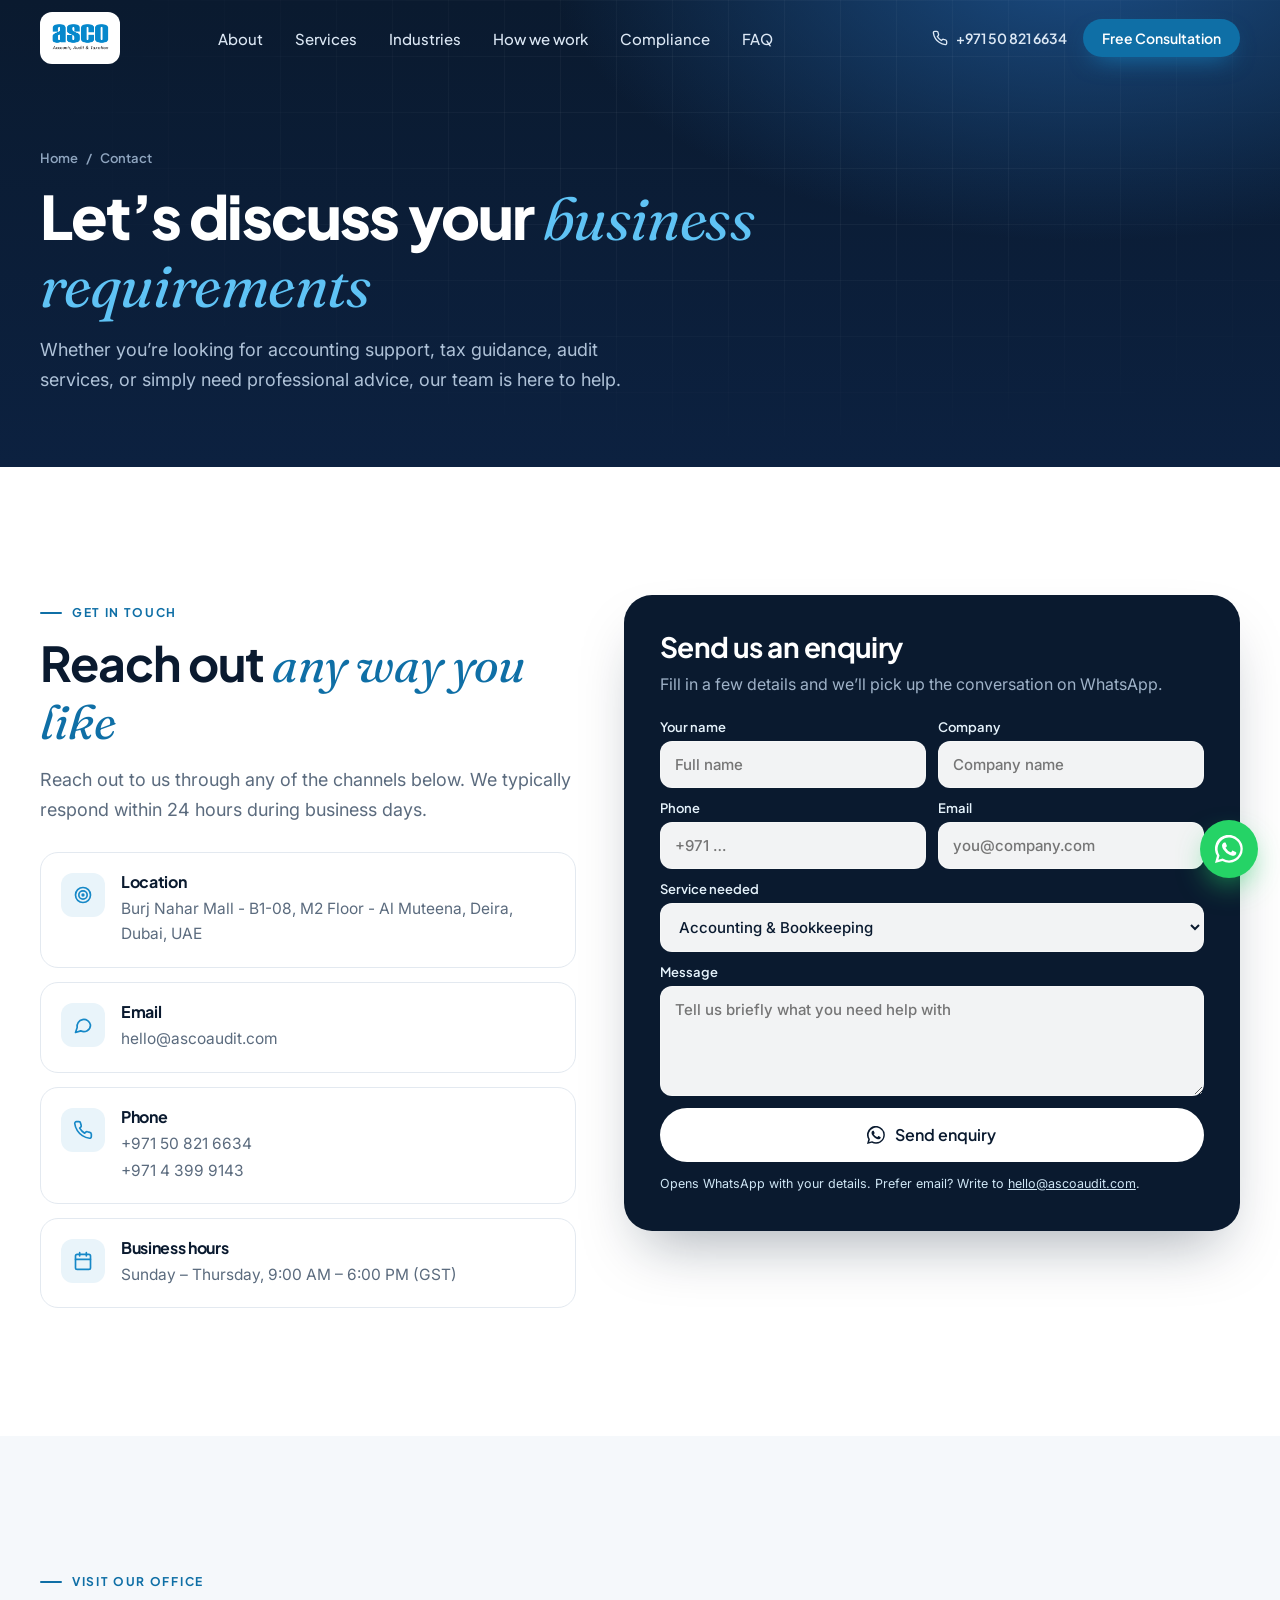
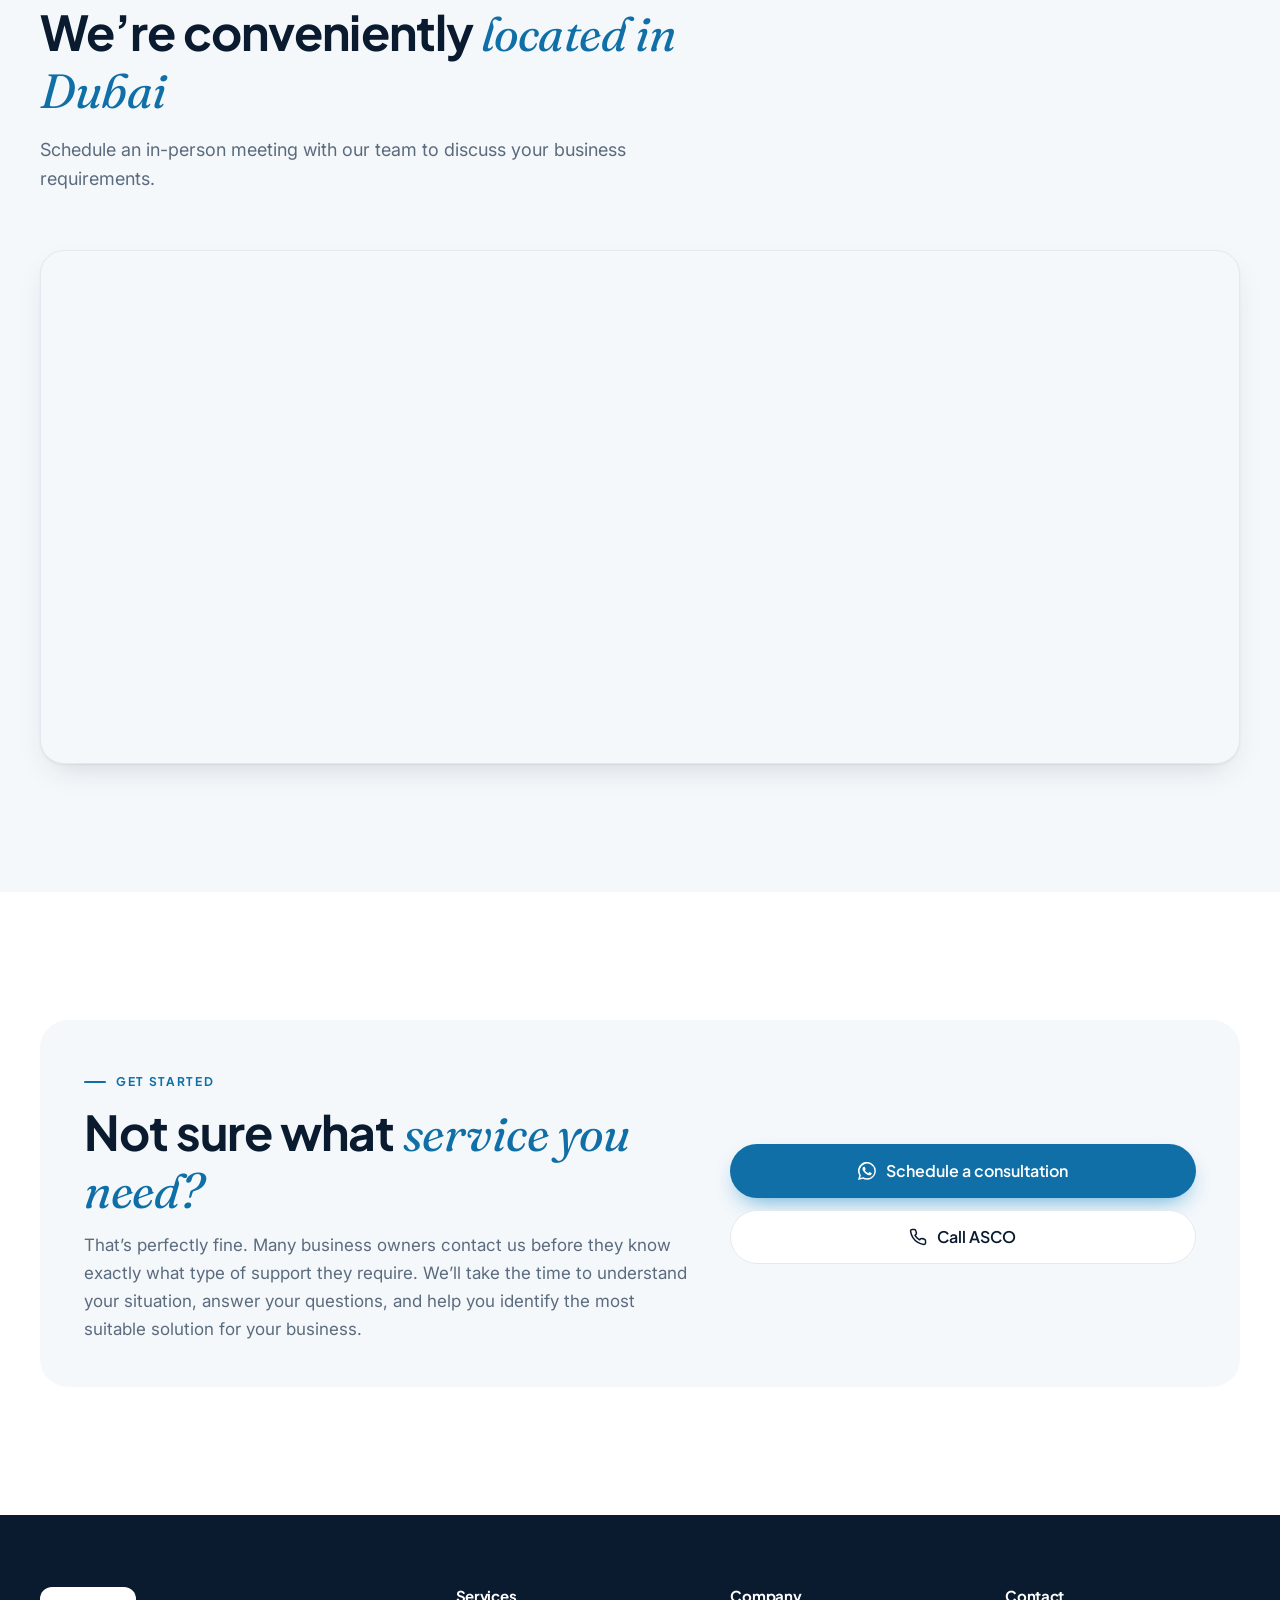
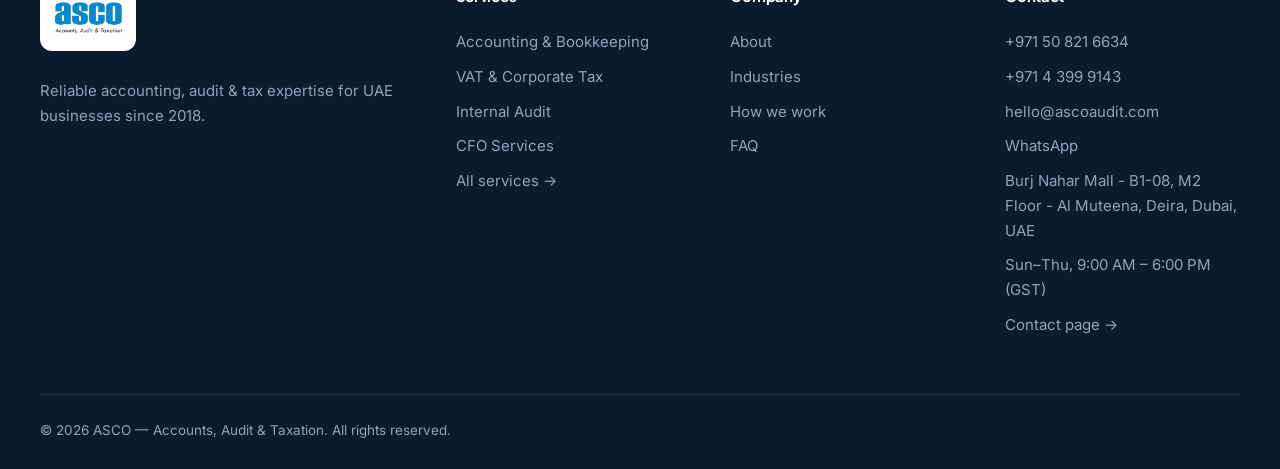
<file: contact/index.html>
<!doctype html>
<html lang="en" class="no-js">
<head>
<meta charset="utf-8">
<meta name="viewport" content="width=device-width, initial-scale=1">
<title>Contact ASCO — Accounting &amp; Tax Advisors in Deira, Dubai</title>
<meta name="description" content="Contact ASCO: Burj Nahar Mall, Al Muteena, Deira, Dubai. Call +971 50 821 6634 or email hello@ascoaudit.com. Sunday–Thursday, 9 AM – 6 PM.">
<meta property="og:title" content="Contact ASCO — Accounting &amp; Tax Advisors in Deira, Dubai">
<meta property="og:description" content="Contact ASCO: Burj Nahar Mall, Al Muteena, Deira, Dubai. Call +971 50 821 6634 or email hello@ascoaudit.com. Sunday–Thursday, 9 AM – 6 PM.">
<meta property="og:image" content="/assets/img/Reliable-1024x1024.jpg">
<meta name="theme-color" content="#0A1A2F">
<link rel="icon" href="/assets/img/cropped-SQ-LOGO-270x270.png">
<link rel="preconnect" href="https://fonts.googleapis.com">
<link rel="preconnect" href="https://fonts.gstatic.com" crossorigin>
<link href="https://fonts.googleapis.com/css2?family=Fraunces:ital,opsz,wght@0,9..144,500;1,9..144,400;1,9..144,500&family=Inter:wght@400;500;600&family=Plus+Jakarta+Sans:wght@500;600;700;800&display=swap" rel="stylesheet">
<link rel="stylesheet" href="/assets/css/styles.css">
<link rel="stylesheet" href="/assets/css/pages.css">
</head>
<body>

<!-- Icon sprite -->
<svg width="0" height="0" style="position:absolute" aria-hidden="true">
  <defs>
    <symbol id="i-arrow" viewBox="0 0 24 24"><path d="M5 12h14M13 6l6 6-6 6"/></symbol>
    <symbol id="i-check" viewBox="0 0 24 24"><path d="M20 6 9 17l-5-5"/></symbol>
    <symbol id="i-x" viewBox="0 0 24 24"><path d="M18 6 6 18M6 6l12 12"/></symbol>
    <symbol id="i-phone" viewBox="0 0 24 24"><path d="M22 16.9v3a2 2 0 0 1-2.2 2 19.8 19.8 0 0 1-8.6-3.1 19.5 19.5 0 0 1-6-6A19.8 19.8 0 0 1 2.1 4.2 2 2 0 0 1 4.1 2h3a2 2 0 0 1 2 1.7c.1.9.4 1.8.7 2.7a2 2 0 0 1-.5 2.1L8 9.8a16 16 0 0 0 6 6l1.3-1.3a2 2 0 0 1 2.1-.4c.9.3 1.8.6 2.7.7a2 2 0 0 1 1.7 2z"/></symbol>
    <symbol id="i-book" viewBox="0 0 24 24"><path d="M4 19.5V5a2 2 0 0 1 2-2h14v16H6.5A2.5 2.5 0 0 0 4 21.5 2.5 2.5 0 0 0 6.5 24H20"/><path d="M8 7h8M8 11h6"/></symbol>
    <symbol id="i-search" viewBox="0 0 24 24"><circle cx="11" cy="11" r="7"/><path d="m21 21-4.3-4.3"/></symbol>
    <symbol id="i-receipt" viewBox="0 0 24 24"><path d="M4 2v20l3-2 3 2 2-2 2 2 3-2 3 2V2l-3 2-3-2-2 2-2-2-3 2z"/><path d="M8 9h8M8 13h5"/></symbol>
    <symbol id="i-box" viewBox="0 0 24 24"><path d="M21 8 12 3 3 8v8l9 5 9-5z"/><path d="m3 8 9 5 9-5M12 13v8"/></symbol>
    <symbol id="i-cpu" viewBox="0 0 24 24"><rect x="4" y="4" width="16" height="16" rx="2"/><rect x="9" y="9" width="6" height="6"/><path d="M9 1v3M15 1v3M9 20v3M15 20v3M1 9h3M1 15h3M20 9h3M20 15h3"/></symbol>
    <symbol id="i-scale" viewBox="0 0 24 24"><path d="M12 3v18M5 21h14M3 7h18"/><path d="m6 7-3 7a3 3 0 0 0 6 0zM18 7l-3 7a3 3 0 0 0 6 0z"/></symbol>
    <symbol id="i-chart" viewBox="0 0 24 24"><path d="M3 3v18h18"/><path d="m7 15 4-4 3 3 6-6"/></symbol>
    <symbol id="i-crown" viewBox="0 0 24 24"><path d="M3 18h18M4 8l4 4 4-7 4 7 4-4-2 10H6z"/></symbol>
    <symbol id="i-chat" viewBox="0 0 24 24"><path d="M21 12a8 8 0 0 1-11.8 7L3 21l2-6A8 8 0 1 1 21 12z"/></symbol>
    <symbol id="i-target" viewBox="0 0 24 24"><circle cx="12" cy="12" r="9"/><circle cx="12" cy="12" r="5"/><circle cx="12" cy="12" r="1"/></symbol>
    <symbol id="i-shield" viewBox="0 0 24 24"><path d="M12 22s8-4 8-10V5l-8-3-8 3v7c0 6 8 10 8 10z"/><path d="m9 12 2 2 4-4"/></symbol>
    <symbol id="i-bulb" viewBox="0 0 24 24"><path d="M9 18h6M10 22h4M12 2a7 7 0 0 0-4 12.7V17h8v-2.3A7 7 0 0 0 12 2z"/></symbol>
    <symbol id="i-user" viewBox="0 0 24 24"><circle cx="12" cy="8" r="4"/><path d="M4 21a8 8 0 0 1 16 0"/></symbol>
    <symbol id="i-link" viewBox="0 0 24 24"><path d="M10 13a5 5 0 0 0 7.5.5l3-3a5 5 0 0 0-7-7l-1.7 1.7"/><path d="M14 11a5 5 0 0 0-7.5-.5l-3 3a5 5 0 0 0 7 7l1.7-1.7"/></symbol>
    <symbol id="i-ear" viewBox="0 0 24 24"><path d="M6 8.5a6.5 6.5 0 1 1 13 0c0 6-6 6-6 10a3.5 3.5 0 0 1-6.5 1.8"/><path d="M15 8.5a2.5 2.5 0 0 0-5 0v1a2 2 0 1 1 0 4"/></symbol>
    <symbol id="i-life" viewBox="0 0 24 24"><circle cx="12" cy="12" r="9"/><circle cx="12" cy="12" r="4"/><path d="m5.6 5.6 3.6 3.6M14.8 14.8l3.6 3.6M14.8 9.2l3.6-3.6M5.6 18.4l3.6-3.6"/></symbol>
    <symbol id="i-calendar" viewBox="0 0 24 24"><rect x="3" y="4" width="18" height="18" rx="2"/><path d="M16 2v4M8 2v4M3 10h18"/></symbol>
    <symbol id="i-plus" viewBox="0 0 24 24"><path d="M12 5v14M5 12h14"/></symbol>
    <symbol id="i-whatsapp" viewBox="0 0 24 24"><path fill="currentColor" stroke="none" d="M17.5 14.4c-.3-.1-1.8-.9-2-1-.3-.1-.5-.1-.7.1-.2.3-.8 1-.9 1.2-.2.2-.3.2-.6.1a8.2 8.2 0 0 1-4.1-3.6c-.3-.5.3-.5.9-1.6.1-.2 0-.4 0-.5l-.9-2.2c-.2-.6-.5-.5-.7-.5h-.6a1.1 1.1 0 0 0-.8.4 3.4 3.4 0 0 0-1.1 2.5 5.9 5.9 0 0 0 1.2 3.1 13.5 13.5 0 0 0 5.2 4.6c1.9.8 2.7.9 3.6.8a3.1 3.1 0 0 0 2-1.4 2.5 2.5 0 0 0 .2-1.4c-.1-.2-.3-.3-.6-.4zM12 21.8a9.8 9.8 0 0 1-5-1.4l-.4-.2-3.7 1 1-3.6-.2-.4A9.8 9.8 0 1 1 12 21.8zm8.4-18.2A11.8 11.8 0 0 0 1.7 17.8L0 24l6.4-1.7A11.8 11.8 0 0 0 23.8 12a11.7 11.7 0 0 0-3.4-8.4z"/></symbol>
  </defs>
</svg>

<a class="skip" href="#main">Skip to content</a>

<!-- ============ NAV ============ -->
<header class="nav" id="nav">
  <div class="container nav__inner">
    <a href="/" class="nav__logo" aria-label="ASCO home"><img src="/assets/img/Asco-Logo.png" alt="ASCO — Accounts, Audit &amp; Taxation" width="120" height="84"></a>
    <nav class="nav__links" aria-label="Primary">
      <a href="/#about">About</a>
      <a href="/#services">Services</a>
      <a href="/#industries">Industries</a>
      <a href="/#process">How we work</a>
      <a href="/#compliance">Compliance</a>
      <a href="/#faq">FAQ</a>
    </nav>
    <div class="nav__cta">
      <a href="tel:+971508216634" class="nav__phone"><svg class="ic"><use href="#i-phone"/></svg>+971 50 821 6634</a>
      <a href="/contact/" class="btn btn--primary btn--sm">Free Consultation</a>
      <button class="nav__burger" aria-label="Open menu" aria-expanded="false" aria-controls="mobileMenu"><span></span><span></span></button>
    </div>
  </div>
  <div class="mobile-menu" id="mobileMenu" hidden>
    <a href="/#about">About</a><a href="/#services">Services</a><a href="/#industries">Industries</a><a href="/#process">How we work</a><a href="/#compliance">Compliance</a><a href="/#faq">FAQ</a>
    <a href="tel:+971508216634">Call +971 50 821 6634</a><a href="https://wa.me/971508216634" target="_blank" rel="noopener">WhatsApp us</a>
    <a href="/contact/" class="btn btn--primary">Book Free Consultation</a>
  </div>
</header>

<main id="main">

<section class="page-hero">
  <div class="hero__grid" aria-hidden="true"></div>
  <div class="container">
    <nav class="crumbs" aria-label="Breadcrumb"><a href="/">Home</a><span>/</span><span>Contact</span></nav>
    <h1>Let’s discuss your <em>business requirements</em></h1>
    <p>Whether you’re looking for accounting support, tax guidance, audit services, or simply need professional advice, our team is here to help.</p>
  </div>
</section>

<section class="section">
  <div class="container contact-grid">
    <div class="reveal">
      <span class="eyebrow">Get in touch</span>
      <h2 class="h2">Reach out <em>any way you like</em></h2>
      <p class="lead">Reach out to us through any of the channels below. We typically respond within 24 hours during business days.</p>
      <div class="info-cards">
        <div class="info-card"><span class="pillars__ic"><svg class="ic"><use href="#i-target"/></svg></span><div><h3>Location</h3><p>Burj Nahar Mall - B1-08, M2 Floor - Al Muteena, Deira, Dubai, UAE</p></div></div>
        <div class="info-card"><span class="pillars__ic"><svg class="ic"><use href="#i-chat"/></svg></span><div><h3>Email</h3><a href="mailto:hello@ascoaudit.com">hello@ascoaudit.com</a></div></div>
        <div class="info-card"><span class="pillars__ic"><svg class="ic"><use href="#i-phone"/></svg></span><div><h3>Phone</h3><a href="tel:+971508216634">+971 50 821 6634</a><br><a href="tel:+97143999143">+971 4 399 9143</a></div></div>
        <div class="info-card"><span class="pillars__ic"><svg class="ic"><use href="#i-calendar"/></svg></span><div><h3>Business hours</h3><p>Sunday – Thursday, 9:00 AM – 6:00 PM (GST)</p></div></div>
      </div>
    </div>
    <div class="enquiry reveal" id="enquiry">
      <h2>Send us an enquiry</h2>
      <p>Fill in a few details and we’ll pick up the conversation on WhatsApp.</p>
      <form class="lead-form" id="leadForm">
        <label>Your name<input name="name" required autocomplete="name" placeholder="Full name"></label>
        <label>Company<input name="company" autocomplete="organization" placeholder="Company name"></label>
        <label>Phone<input name="phone" type="tel" autocomplete="tel" placeholder="+971 …"></label>
        <label>Email<input name="email" type="email" autocomplete="email" placeholder="you@company.com"></label>
        <label class="full">Service needed<select name="service"><option value="accounting">Accounting &amp; Bookkeeping</option><option value="vat-corporate-tax">VAT &amp; Corporate Tax</option><option value="internal-audit">Internal Audit</option><option value="inventory">Inventory Management</option><option value="valuation">Valuation &amp; Due Diligence</option><option value="e-invoicing">Accounting Systems &amp; E-Invoicing</option><option value="consultancy">Management Consultancy</option><option value="cfo">Fractional CFO Services</option><option value="not-sure">Not sure yet</option></select></label>
        <label class="full">Message<textarea name="message" placeholder="Tell us briefly what you need help with"></textarea></label>
        <button class="btn btn--light btn--lg full" type="submit"><svg class="ic ic--fill"><use href="#i-whatsapp"/></svg>Send enquiry</button>
        <small class="full">Opens WhatsApp with your details. Prefer email? Write to <a href="mailto:hello@ascoaudit.com" style="text-decoration:underline">hello@ascoaudit.com</a>.</small>
      </form>
    </div>
  </div>
</section>

<section class="section section--tint">
  <div class="container">
    <div class="section-head reveal">
      <span class="eyebrow">Visit our office</span>
      <h2 class="h2">We’re conveniently <em>located in Dubai</em></h2>
      <p class="lead">Schedule an in-person meeting with our team to discuss your business requirements.</p>
    </div>
    <div class="map reveal"><iframe title="ASCO office location on Google Maps" src="https://www.google.com/maps?q=Burj+Nahar+Mall,+Al+Muteena,+Deira,+Dubai&amp;output=embed" loading="lazy" referrerpolicy="no-referrer-when-downgrade"></iframe></div>
  </div>
</section>

<section class="section">
  <div class="container">
    <div class="notsure reveal">
      <div>
        <span class="eyebrow">Get started</span>
        <h2 class="h2">Not sure what <em>service you need?</em></h2>
        <p>That’s perfectly fine. Many business owners contact us before they know exactly what type of support they require. We’ll take the time to understand your situation, answer your questions, and help you identify the most suitable solution for your business.</p>
      </div>
      <div class="notsure__actions">
        <a href="https://wa.me/971508216634" class="btn btn--primary btn--lg" target="_blank" rel="noopener"><svg class="ic ic--fill"><use href="#i-whatsapp"/></svg>Schedule a consultation</a>
        <a href="tel:+971508216634" class="btn btn--ghost btn--lg"><svg class="ic"><use href="#i-phone"/></svg>Call ASCO</a>
      </div>
    </div>
  </div>
</section>
</main>

<footer class="footer">
  <div class="container footer__inner">
    <div class="footer__brand">
      <img src="/assets/img/Asco-Logo.png" alt="ASCO" width="110" height="77">
      <p>Reliable accounting, audit &amp; tax expertise for UAE businesses since 2018.</p>
    </div>
    <div><h4>Services</h4><a href="/services/#accounting">Accounting &amp; Bookkeeping</a><a href="/services/#vat-corporate-tax">VAT &amp; Corporate Tax</a><a href="/services/#internal-audit">Internal Audit</a><a href="/services/#cfo">CFO Services</a><a href="/services/">All services →</a></div>
    <div><h4>Company</h4><a href="/#about">About</a><a href="/#industries">Industries</a><a href="/#process">How we work</a><a href="/#faq">FAQ</a></div>
    <div><h4>Contact</h4><a href="tel:+971508216634">+971 50 821 6634</a><a href="tel:+97143999143">+971 4 399 9143</a><a href="mailto:hello@ascoaudit.com">hello@ascoaudit.com</a><a href="https://wa.me/971508216634" target="_blank" rel="noopener">WhatsApp</a><span>Burj Nahar Mall - B1-08, M2 Floor - Al Muteena, Deira, Dubai, UAE</span><span>Sun–Thu, 9:00 AM – 6:00 PM (GST)</span><a href="/contact/">Contact page →</a></div>
  </div>
  <div class="container footer__base"><span>© <span id="yr">2026</span> ASCO — Accounts, Audit &amp; Taxation. All rights reserved.</span></div>
</footer>

<a class="wa-float" href="https://wa.me/971508216634" target="_blank" rel="noopener" aria-label="Chat with ASCO on WhatsApp"><svg class="ic ic--fill"><use href="#i-whatsapp"/></svg></a>

<script src="/assets/js/main.js" defer></script>
</body>
</html>
</file>
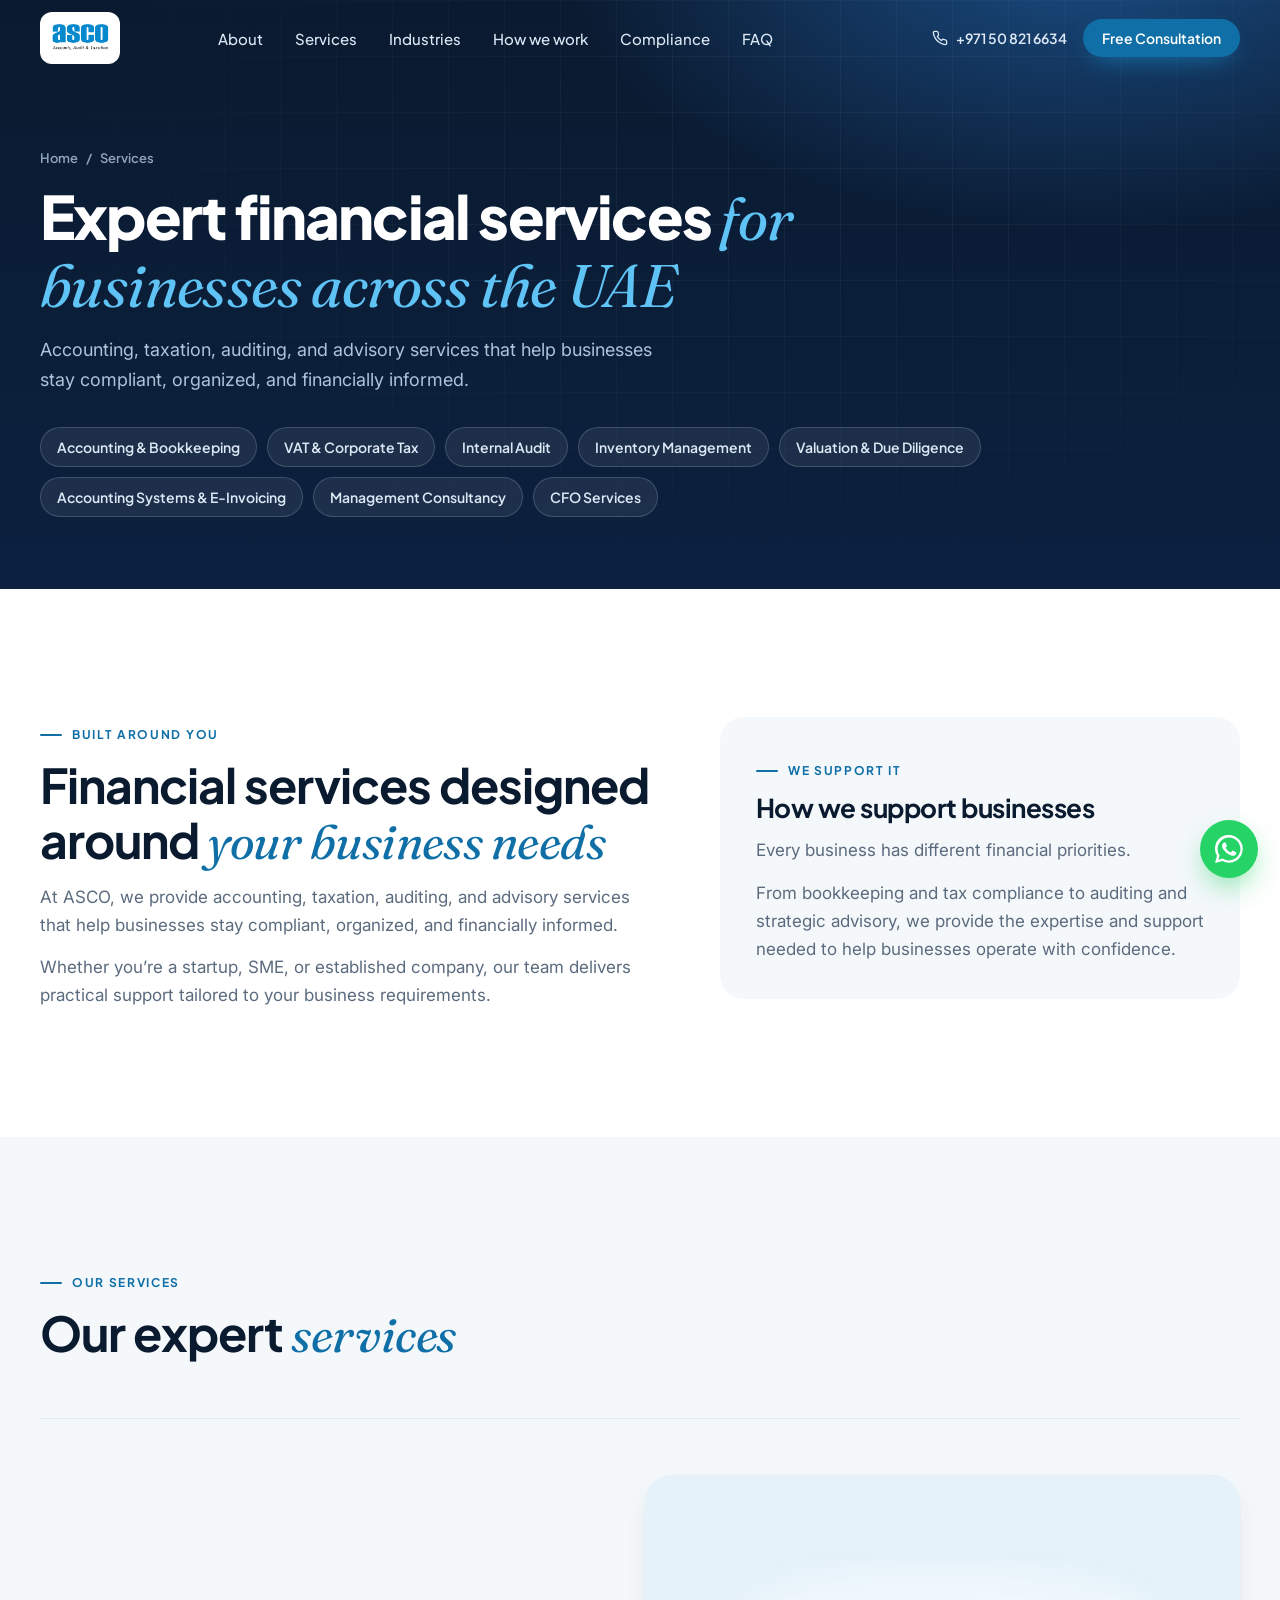
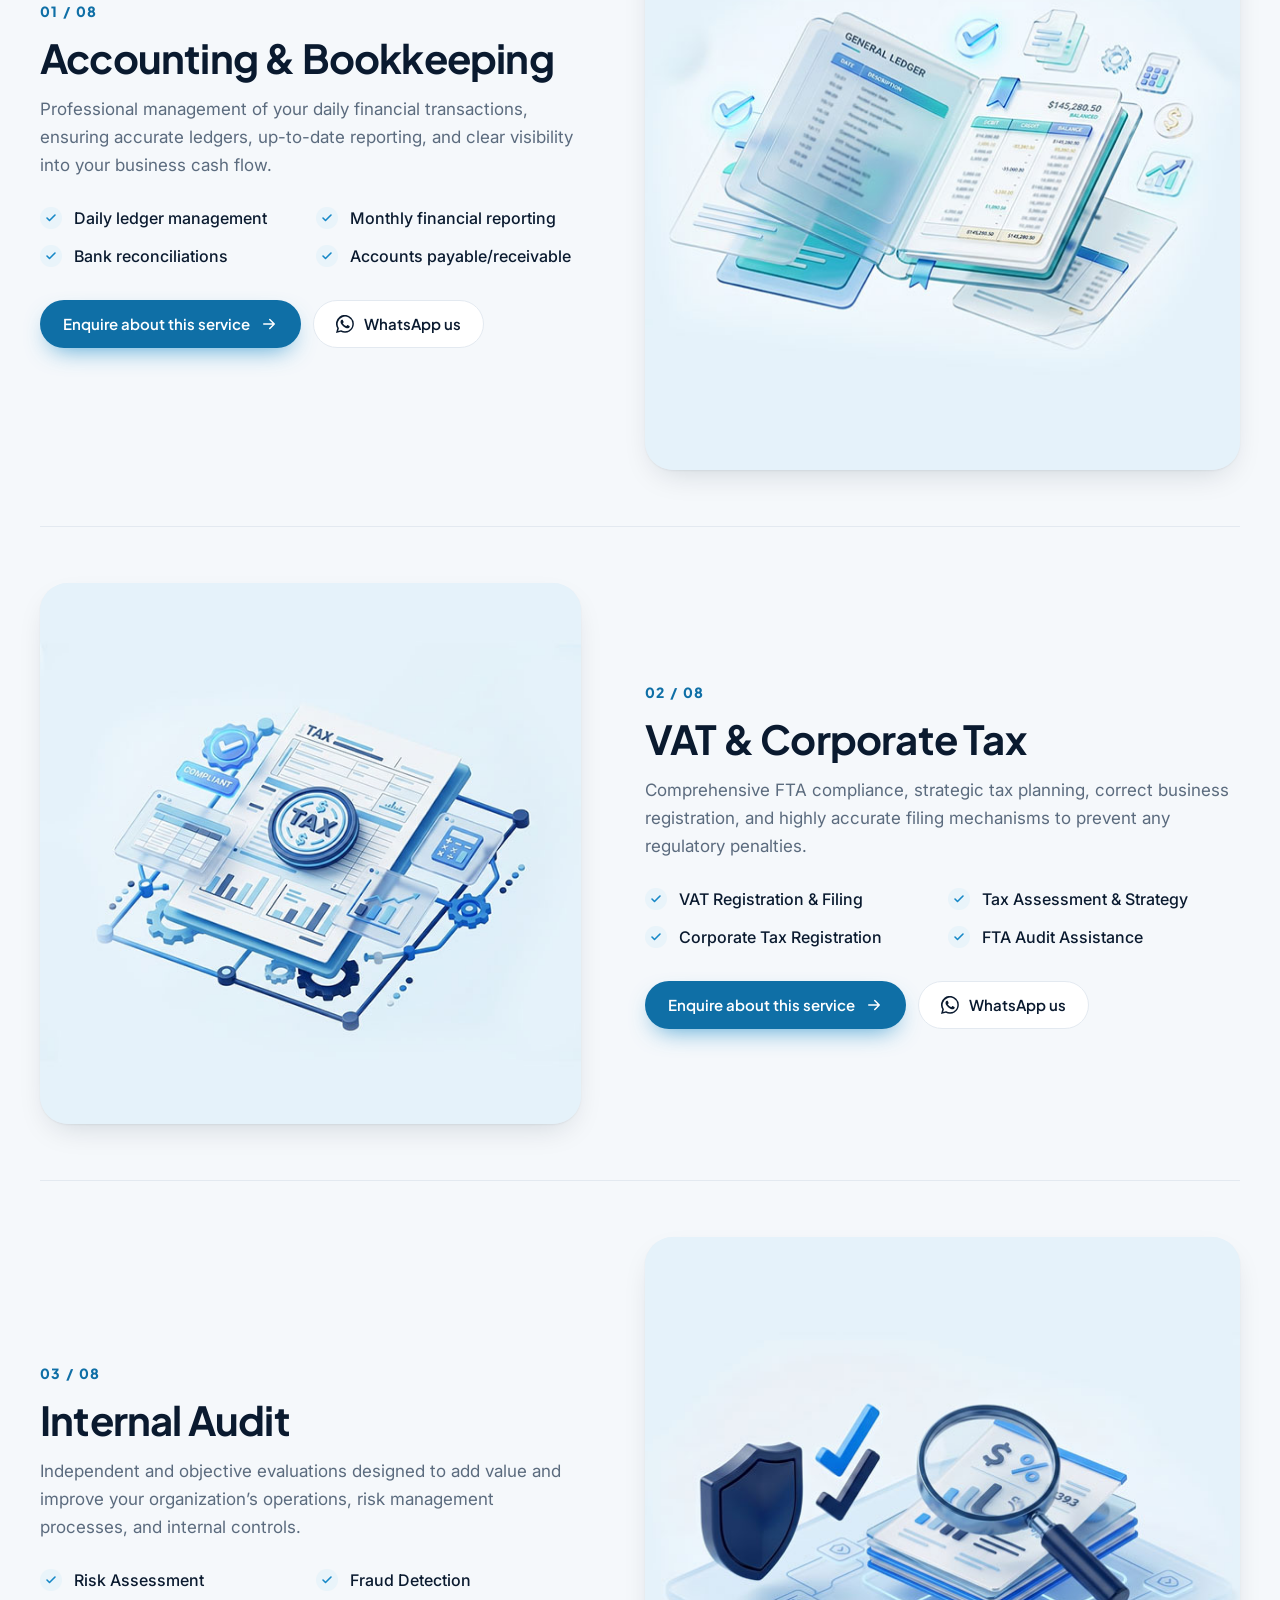
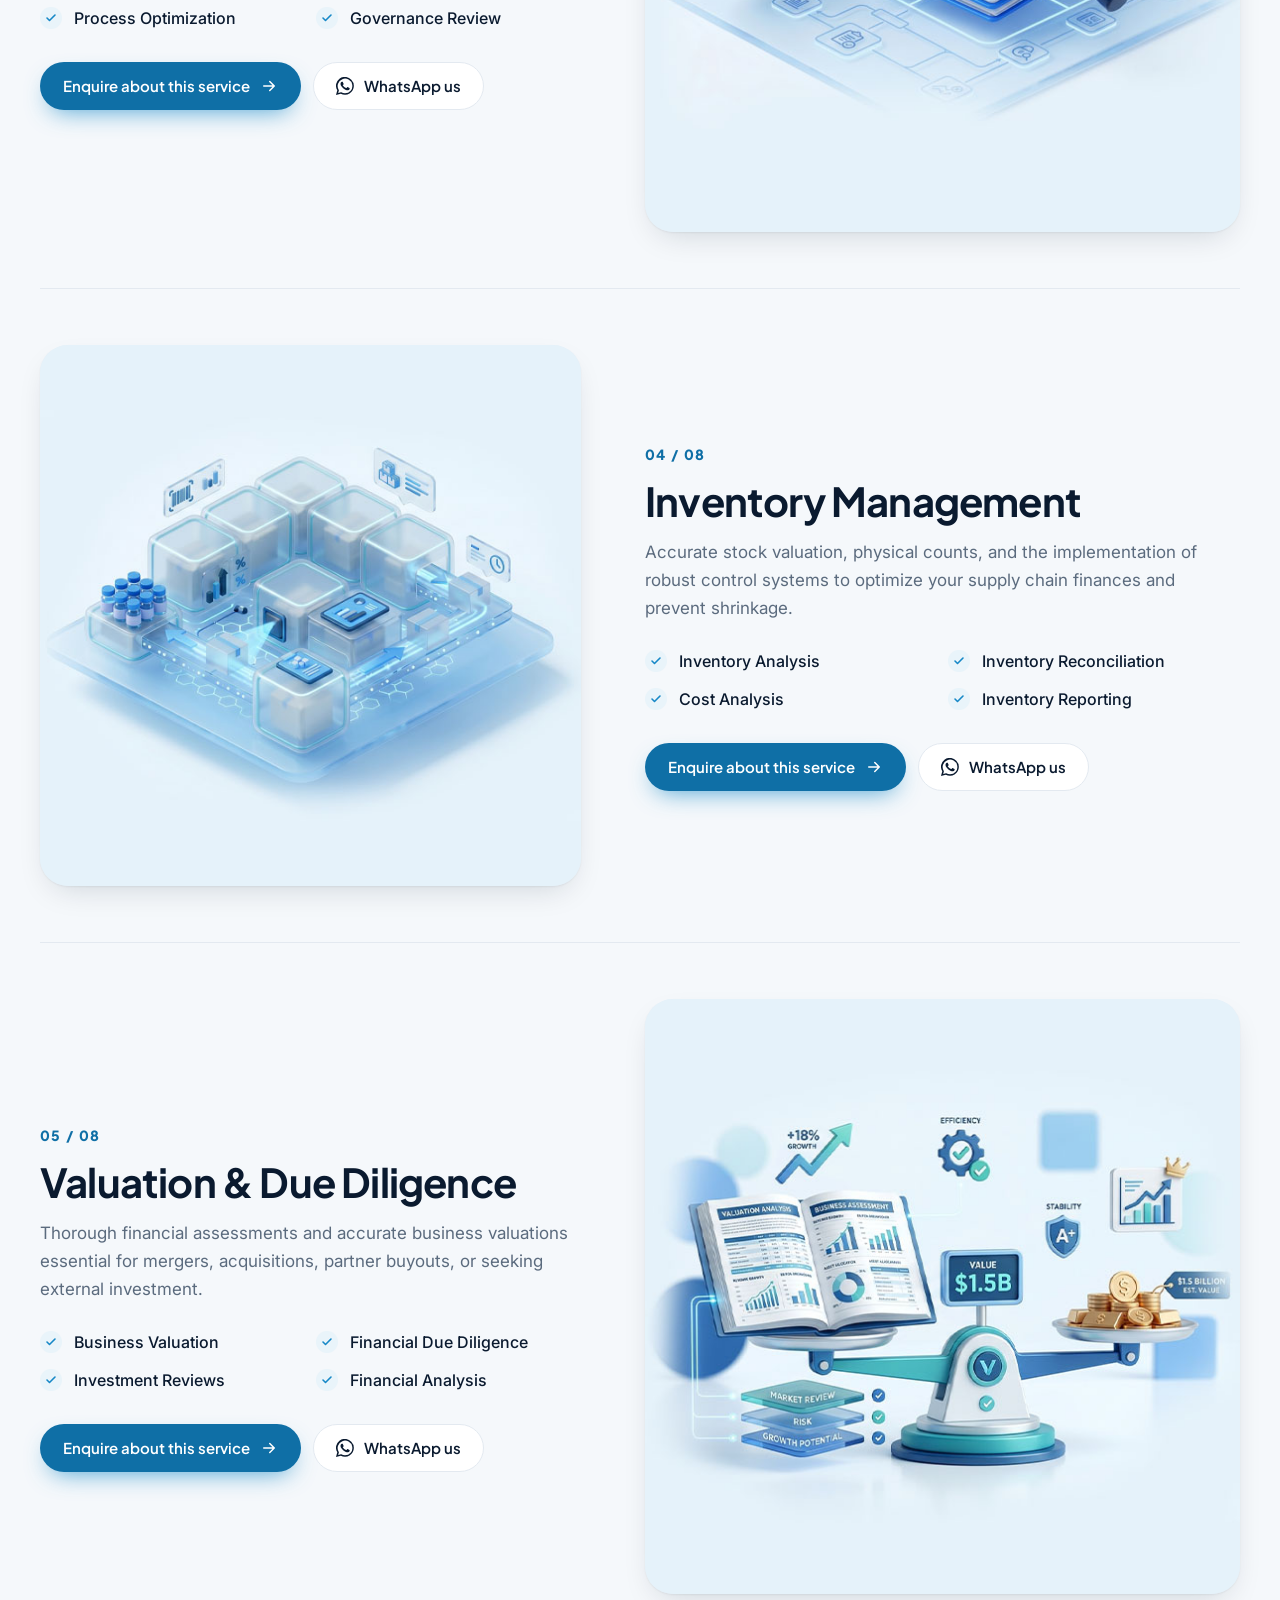
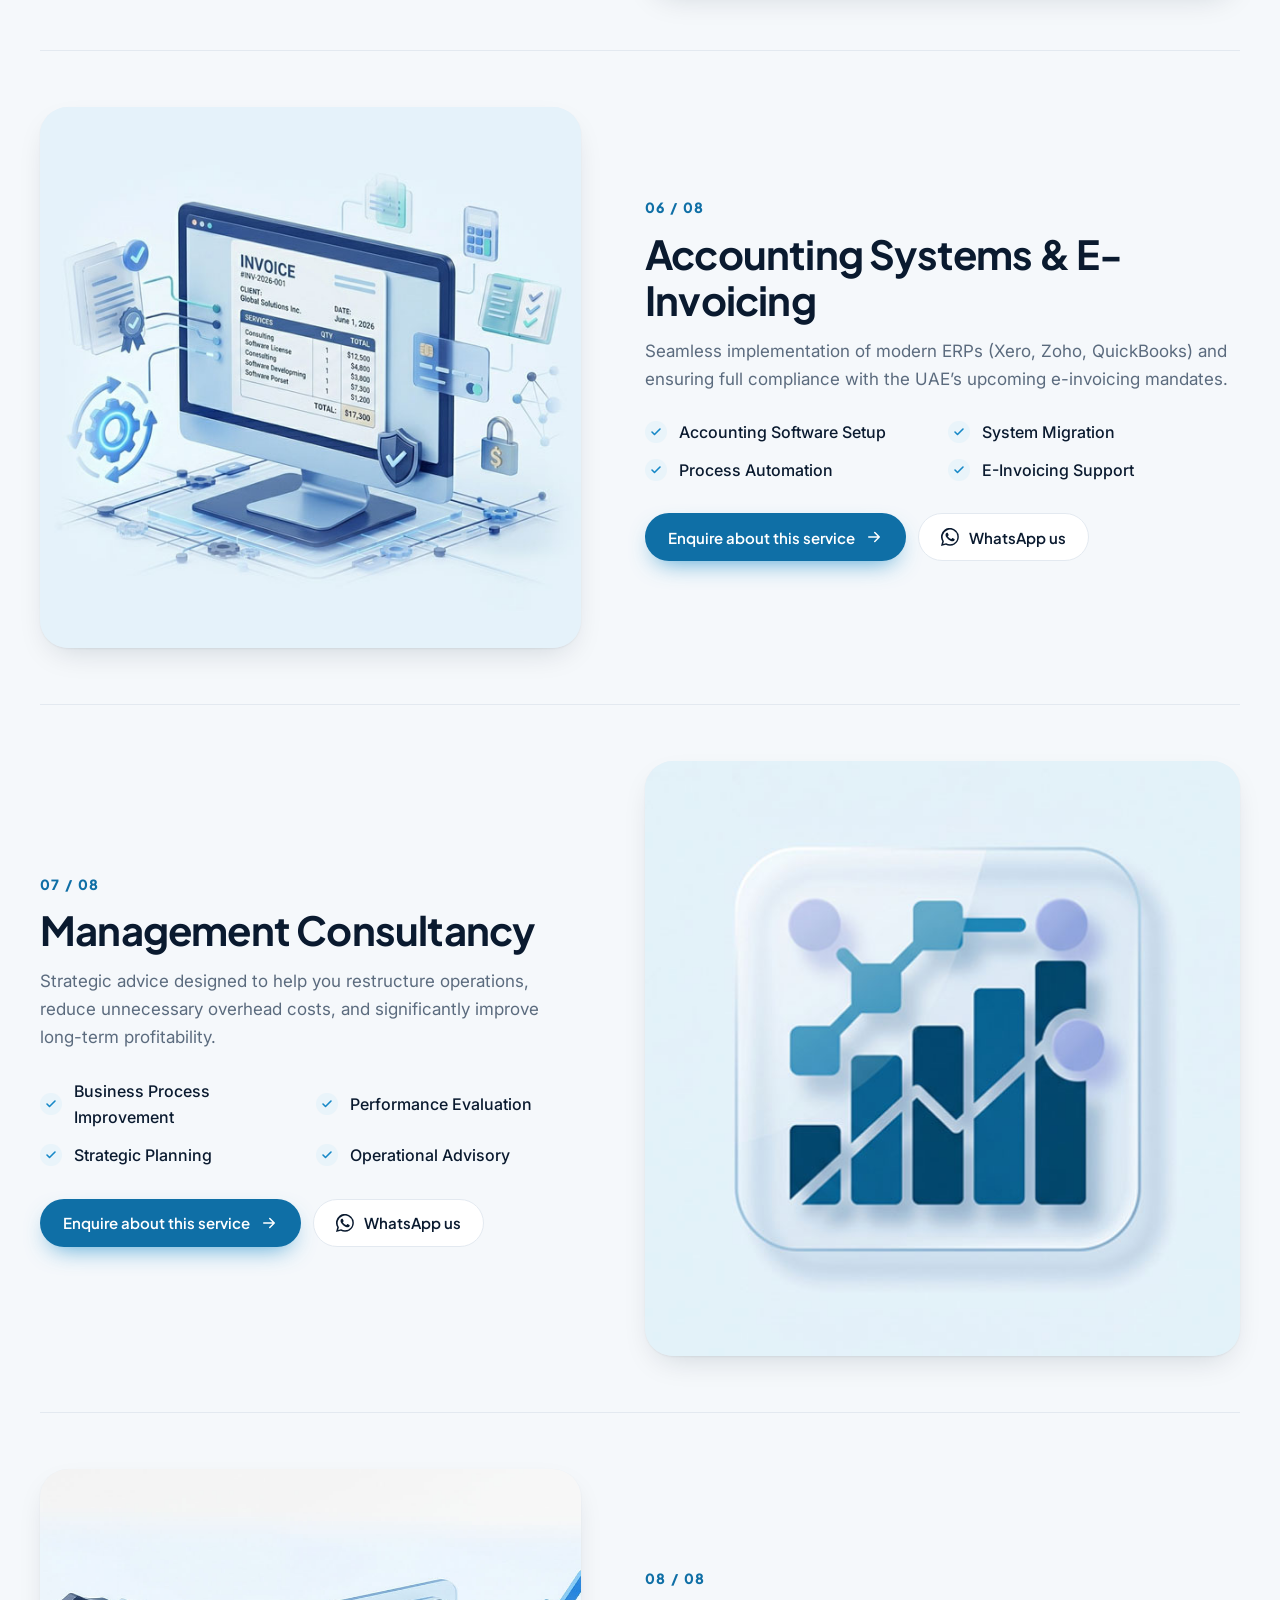
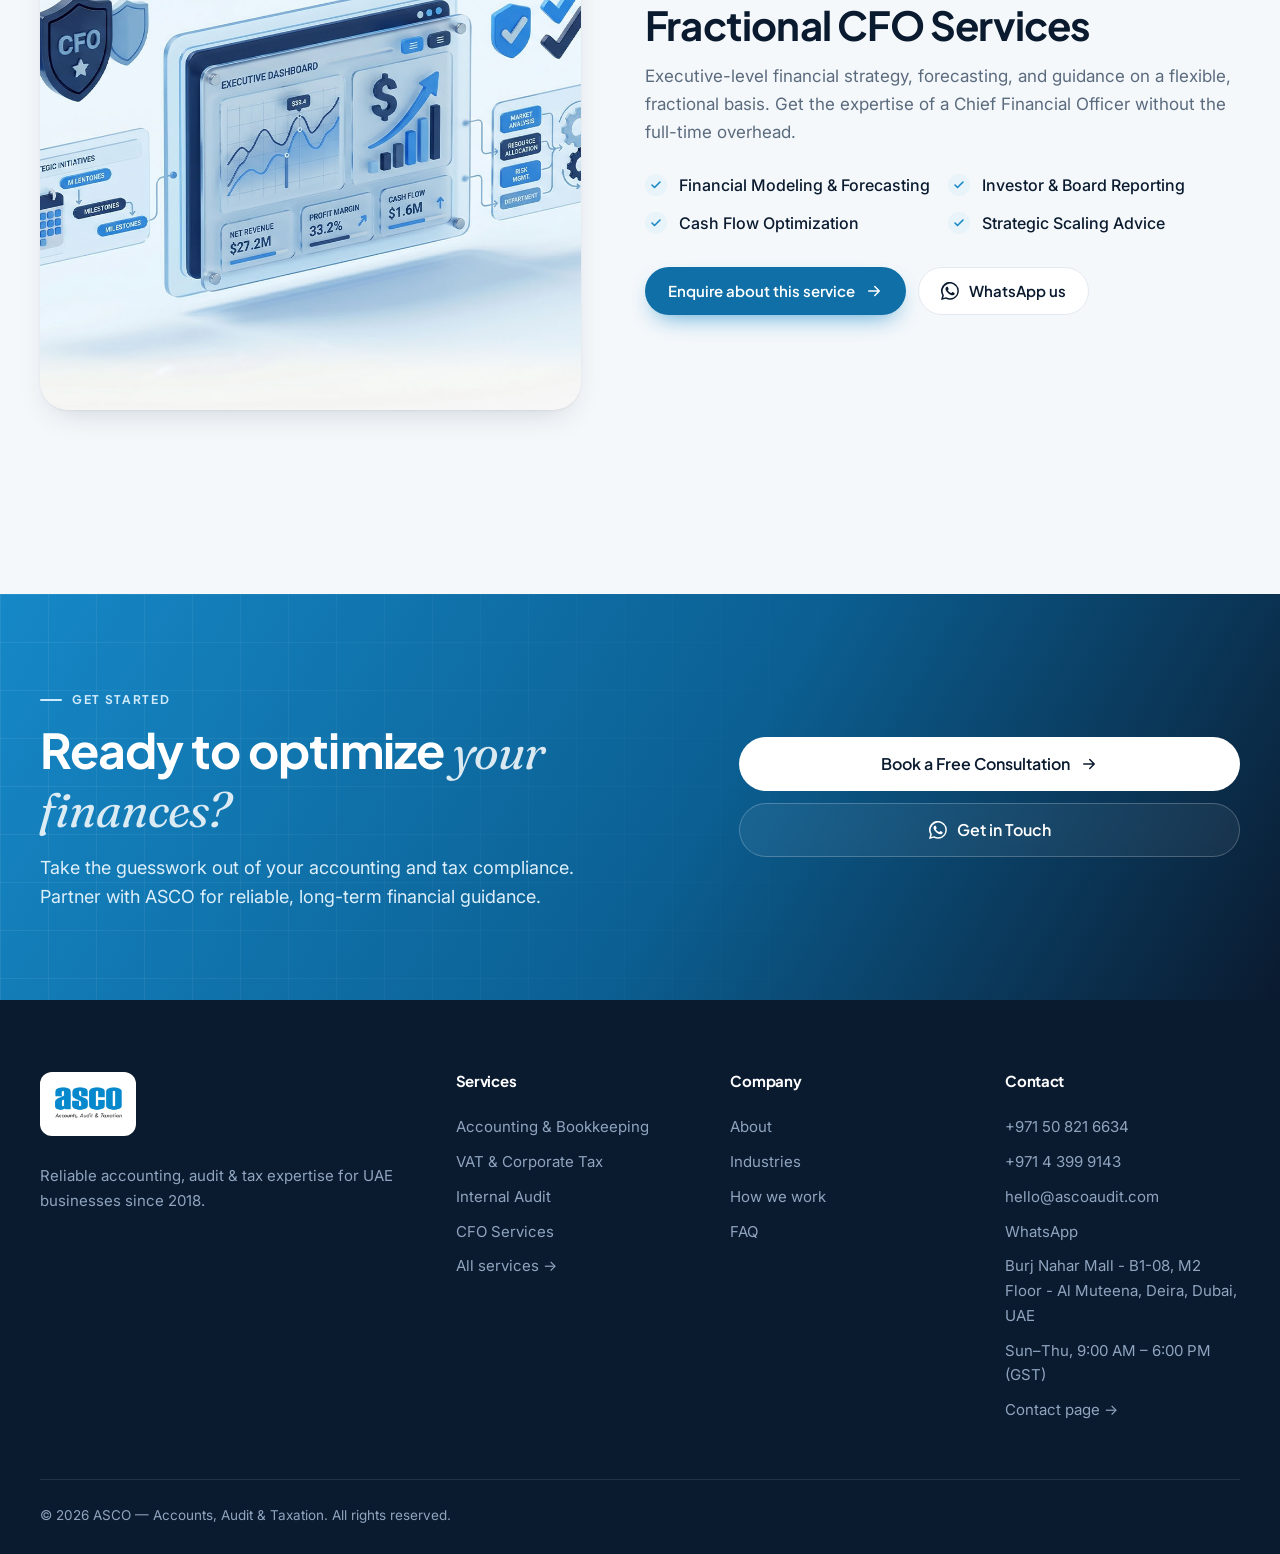
<file: services/index.html>
<!doctype html>
<html lang="en" class="no-js">
<head>
<meta charset="utf-8">
<meta name="viewport" content="width=device-width, initial-scale=1">
<title>Services — ASCO | Accounting, VAT, Audit &amp; CFO Services in the UAE</title>
<meta name="description" content="Accounting & bookkeeping, VAT & Corporate Tax, internal audit, inventory, valuation, e-invoicing, consultancy and fractional CFO services for UAE businesses.">
<meta property="og:title" content="Services — ASCO | Accounting, VAT, Audit &amp; CFO Services in the UAE">
<meta property="og:description" content="Accounting & bookkeeping, VAT & Corporate Tax, internal audit, inventory, valuation, e-invoicing, consultancy and fractional CFO services for UAE businesses.">
<meta property="og:image" content="/assets/img/Reliable-1024x1024.jpg">
<meta name="theme-color" content="#0A1A2F">
<link rel="icon" href="/assets/img/cropped-SQ-LOGO-270x270.png">
<link rel="preconnect" href="https://fonts.googleapis.com">
<link rel="preconnect" href="https://fonts.gstatic.com" crossorigin>
<link href="https://fonts.googleapis.com/css2?family=Fraunces:ital,opsz,wght@0,9..144,500;1,9..144,400;1,9..144,500&family=Inter:wght@400;500;600&family=Plus+Jakarta+Sans:wght@500;600;700;800&display=swap" rel="stylesheet">
<link rel="stylesheet" href="/assets/css/styles.css">
<link rel="stylesheet" href="/assets/css/pages.css">
</head>
<body>

<!-- Icon sprite -->
<svg width="0" height="0" style="position:absolute" aria-hidden="true">
  <defs>
    <symbol id="i-arrow" viewBox="0 0 24 24"><path d="M5 12h14M13 6l6 6-6 6"/></symbol>
    <symbol id="i-check" viewBox="0 0 24 24"><path d="M20 6 9 17l-5-5"/></symbol>
    <symbol id="i-x" viewBox="0 0 24 24"><path d="M18 6 6 18M6 6l12 12"/></symbol>
    <symbol id="i-phone" viewBox="0 0 24 24"><path d="M22 16.9v3a2 2 0 0 1-2.2 2 19.8 19.8 0 0 1-8.6-3.1 19.5 19.5 0 0 1-6-6A19.8 19.8 0 0 1 2.1 4.2 2 2 0 0 1 4.1 2h3a2 2 0 0 1 2 1.7c.1.9.4 1.8.7 2.7a2 2 0 0 1-.5 2.1L8 9.8a16 16 0 0 0 6 6l1.3-1.3a2 2 0 0 1 2.1-.4c.9.3 1.8.6 2.7.7a2 2 0 0 1 1.7 2z"/></symbol>
    <symbol id="i-book" viewBox="0 0 24 24"><path d="M4 19.5V5a2 2 0 0 1 2-2h14v16H6.5A2.5 2.5 0 0 0 4 21.5 2.5 2.5 0 0 0 6.5 24H20"/><path d="M8 7h8M8 11h6"/></symbol>
    <symbol id="i-search" viewBox="0 0 24 24"><circle cx="11" cy="11" r="7"/><path d="m21 21-4.3-4.3"/></symbol>
    <symbol id="i-receipt" viewBox="0 0 24 24"><path d="M4 2v20l3-2 3 2 2-2 2 2 3-2 3 2V2l-3 2-3-2-2 2-2-2-3 2z"/><path d="M8 9h8M8 13h5"/></symbol>
    <symbol id="i-box" viewBox="0 0 24 24"><path d="M21 8 12 3 3 8v8l9 5 9-5z"/><path d="m3 8 9 5 9-5M12 13v8"/></symbol>
    <symbol id="i-cpu" viewBox="0 0 24 24"><rect x="4" y="4" width="16" height="16" rx="2"/><rect x="9" y="9" width="6" height="6"/><path d="M9 1v3M15 1v3M9 20v3M15 20v3M1 9h3M1 15h3M20 9h3M20 15h3"/></symbol>
    <symbol id="i-scale" viewBox="0 0 24 24"><path d="M12 3v18M5 21h14M3 7h18"/><path d="m6 7-3 7a3 3 0 0 0 6 0zM18 7l-3 7a3 3 0 0 0 6 0z"/></symbol>
    <symbol id="i-chart" viewBox="0 0 24 24"><path d="M3 3v18h18"/><path d="m7 15 4-4 3 3 6-6"/></symbol>
    <symbol id="i-crown" viewBox="0 0 24 24"><path d="M3 18h18M4 8l4 4 4-7 4 7 4-4-2 10H6z"/></symbol>
    <symbol id="i-chat" viewBox="0 0 24 24"><path d="M21 12a8 8 0 0 1-11.8 7L3 21l2-6A8 8 0 1 1 21 12z"/></symbol>
    <symbol id="i-target" viewBox="0 0 24 24"><circle cx="12" cy="12" r="9"/><circle cx="12" cy="12" r="5"/><circle cx="12" cy="12" r="1"/></symbol>
    <symbol id="i-shield" viewBox="0 0 24 24"><path d="M12 22s8-4 8-10V5l-8-3-8 3v7c0 6 8 10 8 10z"/><path d="m9 12 2 2 4-4"/></symbol>
    <symbol id="i-bulb" viewBox="0 0 24 24"><path d="M9 18h6M10 22h4M12 2a7 7 0 0 0-4 12.7V17h8v-2.3A7 7 0 0 0 12 2z"/></symbol>
    <symbol id="i-user" viewBox="0 0 24 24"><circle cx="12" cy="8" r="4"/><path d="M4 21a8 8 0 0 1 16 0"/></symbol>
    <symbol id="i-link" viewBox="0 0 24 24"><path d="M10 13a5 5 0 0 0 7.5.5l3-3a5 5 0 0 0-7-7l-1.7 1.7"/><path d="M14 11a5 5 0 0 0-7.5-.5l-3 3a5 5 0 0 0 7 7l1.7-1.7"/></symbol>
    <symbol id="i-ear" viewBox="0 0 24 24"><path d="M6 8.5a6.5 6.5 0 1 1 13 0c0 6-6 6-6 10a3.5 3.5 0 0 1-6.5 1.8"/><path d="M15 8.5a2.5 2.5 0 0 0-5 0v1a2 2 0 1 1 0 4"/></symbol>
    <symbol id="i-life" viewBox="0 0 24 24"><circle cx="12" cy="12" r="9"/><circle cx="12" cy="12" r="4"/><path d="m5.6 5.6 3.6 3.6M14.8 14.8l3.6 3.6M14.8 9.2l3.6-3.6M5.6 18.4l3.6-3.6"/></symbol>
    <symbol id="i-calendar" viewBox="0 0 24 24"><rect x="3" y="4" width="18" height="18" rx="2"/><path d="M16 2v4M8 2v4M3 10h18"/></symbol>
    <symbol id="i-plus" viewBox="0 0 24 24"><path d="M12 5v14M5 12h14"/></symbol>
    <symbol id="i-whatsapp" viewBox="0 0 24 24"><path fill="currentColor" stroke="none" d="M17.5 14.4c-.3-.1-1.8-.9-2-1-.3-.1-.5-.1-.7.1-.2.3-.8 1-.9 1.2-.2.2-.3.2-.6.1a8.2 8.2 0 0 1-4.1-3.6c-.3-.5.3-.5.9-1.6.1-.2 0-.4 0-.5l-.9-2.2c-.2-.6-.5-.5-.7-.5h-.6a1.1 1.1 0 0 0-.8.4 3.4 3.4 0 0 0-1.1 2.5 5.9 5.9 0 0 0 1.2 3.1 13.5 13.5 0 0 0 5.2 4.6c1.9.8 2.7.9 3.6.8a3.1 3.1 0 0 0 2-1.4 2.5 2.5 0 0 0 .2-1.4c-.1-.2-.3-.3-.6-.4zM12 21.8a9.8 9.8 0 0 1-5-1.4l-.4-.2-3.7 1 1-3.6-.2-.4A9.8 9.8 0 1 1 12 21.8zm8.4-18.2A11.8 11.8 0 0 0 1.7 17.8L0 24l6.4-1.7A11.8 11.8 0 0 0 23.8 12a11.7 11.7 0 0 0-3.4-8.4z"/></symbol>
  </defs>
</svg>

<a class="skip" href="#main">Skip to content</a>

<!-- ============ NAV ============ -->
<header class="nav" id="nav">
  <div class="container nav__inner">
    <a href="/" class="nav__logo" aria-label="ASCO home"><img src="/assets/img/Asco-Logo.png" alt="ASCO — Accounts, Audit &amp; Taxation" width="120" height="84"></a>
    <nav class="nav__links" aria-label="Primary">
      <a href="/#about">About</a>
      <a href="/#services">Services</a>
      <a href="/#industries">Industries</a>
      <a href="/#process">How we work</a>
      <a href="/#compliance">Compliance</a>
      <a href="/#faq">FAQ</a>
    </nav>
    <div class="nav__cta">
      <a href="tel:+971508216634" class="nav__phone"><svg class="ic"><use href="#i-phone"/></svg>+971 50 821 6634</a>
      <a href="/contact/" class="btn btn--primary btn--sm">Free Consultation</a>
      <button class="nav__burger" aria-label="Open menu" aria-expanded="false" aria-controls="mobileMenu"><span></span><span></span></button>
    </div>
  </div>
  <div class="mobile-menu" id="mobileMenu" hidden>
    <a href="/#about">About</a><a href="/#services">Services</a><a href="/#industries">Industries</a><a href="/#process">How we work</a><a href="/#compliance">Compliance</a><a href="/#faq">FAQ</a>
    <a href="tel:+971508216634">Call +971 50 821 6634</a><a href="https://wa.me/971508216634" target="_blank" rel="noopener">WhatsApp us</a>
    <a href="/contact/" class="btn btn--primary">Book Free Consultation</a>
  </div>
</header>

<main id="main">

<section class="page-hero">
  <div class="hero__grid" aria-hidden="true"></div>
  <div class="container">
    <nav class="crumbs" aria-label="Breadcrumb"><a href="/">Home</a><span>/</span><span>Services</span></nav>
    <h1>Expert financial services <em>for businesses across the UAE</em></h1>
    <p>Accounting, taxation, auditing, and advisory services that help businesses stay compliant, organized, and financially informed.</p>
    <div class="jump"><a href="#accounting">Accounting &amp; Bookkeeping</a><a href="#vat-corporate-tax">VAT &amp; Corporate Tax</a><a href="#internal-audit">Internal Audit</a><a href="#inventory">Inventory Management</a><a href="#valuation">Valuation &amp; Due Diligence</a><a href="#e-invoicing">Accounting Systems &amp; E-Invoicing</a><a href="#consultancy">Management Consultancy</a><a href="#cfo">CFO Services</a></div>
  </div>
</section>

<section class="section">
  <div class="container intro">
    <div class="reveal">
      <span class="eyebrow">Built around you</span>
      <h2 class="h2">Financial services designed around <em>your business needs</em></h2>
      <p>At ASCO, we provide accounting, taxation, auditing, and advisory services that help businesses stay compliant, organized, and financially informed.</p>
      <p>Whether you’re a startup, SME, or established company, our team delivers practical support tailored to your business requirements.</p>
    </div>
    <div class="intro__card reveal">
      <span class="eyebrow">We support it</span>
      <h2>How we support businesses</h2>
      <p>Every business has different financial priorities.</p>
      <p>From bookkeeping and tax compliance to auditing and strategic advisory, we provide the expertise and support needed to help businesses operate with confidence.</p>
    </div>
  </div>
</section>

<section class="section section--tint" id="list">
  <div class="container">
    <div class="section-head reveal">
      <span class="eyebrow">Our services</span>
      <h2 class="h2">Our expert <em>services</em></h2>
    </div>
    <article class="svc-row reveal" id="accounting">
      <div class="svc-row__media"><img src="/assets/img/SAcc.jpg" alt="Accounting &amp; Bookkeeping illustration" width="600" height="600" loading="lazy"></div>
      <div>
        <span class="svc-row__num">01 / 08</span>
        <h2>Accounting &amp; Bookkeeping</h2>
        <p>Professional management of your daily financial transactions, ensuring accurate ledgers, up-to-date reporting, and clear visibility into your business cash flow.</p>
        <ul class="checklist"><li>Daily ledger management</li><li>Monthly financial reporting</li><li>Bank reconciliations</li><li>Accounts payable/receivable</li></ul>
        <div class="svc-row__actions">
          <a href="/contact/?service=accounting#enquiry" class="btn btn--primary">Enquire about this service <svg class="ic"><use href="#i-arrow"/></svg></a>
          <a href="https://wa.me/971508216634" class="btn btn--ghost" target="_blank" rel="noopener"><svg class="ic ic--fill"><use href="#i-whatsapp"/></svg>WhatsApp us</a>
        </div>
      </div>
    </article>
    <article class="svc-row reveal" id="vat-corporate-tax">
      <div class="svc-row__media"><img src="/assets/img/SCoTax.jpg" alt="VAT &amp; Corporate Tax illustration" width="600" height="600" loading="lazy"></div>
      <div>
        <span class="svc-row__num">02 / 08</span>
        <h2>VAT &amp; Corporate Tax</h2>
        <p>Comprehensive FTA compliance, strategic tax planning, correct business registration, and highly accurate filing mechanisms to prevent any regulatory penalties.</p>
        <ul class="checklist"><li>VAT Registration &amp; Filing</li><li>Tax Assessment &amp; Strategy</li><li>Corporate Tax Registration</li><li>FTA Audit Assistance</li></ul>
        <div class="svc-row__actions">
          <a href="/contact/?service=vat-corporate-tax#enquiry" class="btn btn--primary">Enquire about this service <svg class="ic"><use href="#i-arrow"/></svg></a>
          <a href="https://wa.me/971508216634" class="btn btn--ghost" target="_blank" rel="noopener"><svg class="ic ic--fill"><use href="#i-whatsapp"/></svg>WhatsApp us</a>
        </div>
      </div>
    </article>
    <article class="svc-row reveal" id="internal-audit">
      <div class="svc-row__media"><img src="/assets/img/SAudit.jpg" alt="Internal Audit illustration" width="600" height="600" loading="lazy"></div>
      <div>
        <span class="svc-row__num">03 / 08</span>
        <h2>Internal Audit</h2>
        <p>Independent and objective evaluations designed to add value and improve your organization’s operations, risk management processes, and internal controls.</p>
        <ul class="checklist"><li>Risk Assessment</li><li>Fraud Detection</li><li>Process Optimization</li><li>Governance Review</li></ul>
        <div class="svc-row__actions">
          <a href="/contact/?service=internal-audit#enquiry" class="btn btn--primary">Enquire about this service <svg class="ic"><use href="#i-arrow"/></svg></a>
          <a href="https://wa.me/971508216634" class="btn btn--ghost" target="_blank" rel="noopener"><svg class="ic ic--fill"><use href="#i-whatsapp"/></svg>WhatsApp us</a>
        </div>
      </div>
    </article>
    <article class="svc-row reveal" id="inventory">
      <div class="svc-row__media"><img src="/assets/img/Sinve.jpg" alt="Inventory Management illustration" width="600" height="600" loading="lazy"></div>
      <div>
        <span class="svc-row__num">04 / 08</span>
        <h2>Inventory Management</h2>
        <p>Accurate stock valuation, physical counts, and the implementation of robust control systems to optimize your supply chain finances and prevent shrinkage.</p>
        <ul class="checklist"><li>Inventory Analysis</li><li>Inventory Reconciliation</li><li>Cost Analysis</li><li>Inventory Reporting</li></ul>
        <div class="svc-row__actions">
          <a href="/contact/?service=inventory#enquiry" class="btn btn--primary">Enquire about this service <svg class="ic"><use href="#i-arrow"/></svg></a>
          <a href="https://wa.me/971508216634" class="btn btn--ghost" target="_blank" rel="noopener"><svg class="ic ic--fill"><use href="#i-whatsapp"/></svg>WhatsApp us</a>
        </div>
      </div>
    </article>
    <article class="svc-row reveal" id="valuation">
      <div class="svc-row__media"><img src="/assets/img/SValue.jpg" alt="Valuation &amp; Due Diligence illustration" width="600" height="600" loading="lazy"></div>
      <div>
        <span class="svc-row__num">05 / 08</span>
        <h2>Valuation &amp; Due Diligence</h2>
        <p>Thorough financial assessments and accurate business valuations essential for mergers, acquisitions, partner buyouts, or seeking external investment.</p>
        <ul class="checklist"><li>Business Valuation</li><li>Financial Due Diligence</li><li>Investment Reviews</li><li>Financial Analysis</li></ul>
        <div class="svc-row__actions">
          <a href="/contact/?service=valuation#enquiry" class="btn btn--primary">Enquire about this service <svg class="ic"><use href="#i-arrow"/></svg></a>
          <a href="https://wa.me/971508216634" class="btn btn--ghost" target="_blank" rel="noopener"><svg class="ic ic--fill"><use href="#i-whatsapp"/></svg>WhatsApp us</a>
        </div>
      </div>
    </article>
    <article class="svc-row reveal" id="e-invoicing">
      <div class="svc-row__media"><img src="/assets/img/SInvoice.jpg" alt="Accounting Systems &amp; E-Invoicing illustration" width="600" height="600" loading="lazy"></div>
      <div>
        <span class="svc-row__num">06 / 08</span>
        <h2>Accounting Systems &amp; E-Invoicing</h2>
        <p>Seamless implementation of modern ERPs (Xero, Zoho, QuickBooks) and ensuring full compliance with the UAE’s upcoming e-invoicing mandates.</p>
        <ul class="checklist"><li>Accounting Software Setup</li><li>System Migration</li><li>Process Automation</li><li>E-Invoicing Support</li></ul>
        <div class="svc-row__actions">
          <a href="/contact/?service=e-invoicing#enquiry" class="btn btn--primary">Enquire about this service <svg class="ic"><use href="#i-arrow"/></svg></a>
          <a href="https://wa.me/971508216634" class="btn btn--ghost" target="_blank" rel="noopener"><svg class="ic ic--fill"><use href="#i-whatsapp"/></svg>WhatsApp us</a>
        </div>
      </div>
    </article>
    <article class="svc-row reveal" id="consultancy">
      <div class="svc-row__media"><img src="/assets/img/SQ-Cube.jpg" alt="Management Consultancy illustration" width="600" height="600" loading="lazy"></div>
      <div>
        <span class="svc-row__num">07 / 08</span>
        <h2>Management Consultancy</h2>
        <p>Strategic advice designed to help you restructure operations, reduce unnecessary overhead costs, and significantly improve long-term profitability.</p>
        <ul class="checklist"><li>Business Process Improvement</li><li>Performance Evaluation</li><li>Strategic Planning</li><li>Operational Advisory</li></ul>
        <div class="svc-row__actions">
          <a href="/contact/?service=consultancy#enquiry" class="btn btn--primary">Enquire about this service <svg class="ic"><use href="#i-arrow"/></svg></a>
          <a href="https://wa.me/971508216634" class="btn btn--ghost" target="_blank" rel="noopener"><svg class="ic ic--fill"><use href="#i-whatsapp"/></svg>WhatsApp us</a>
        </div>
      </div>
    </article>
    <article class="svc-row reveal" id="cfo">
      <div class="svc-row__media"><img src="/assets/img/SCFO.jpg" alt="Fractional CFO Services illustration" width="600" height="600" loading="lazy"></div>
      <div>
        <span class="svc-row__num">08 / 08</span>
        <h2>Fractional CFO Services</h2>
        <p>Executive-level financial strategy, forecasting, and guidance on a flexible, fractional basis. Get the expertise of a Chief Financial Officer without the full-time overhead.</p>
        <ul class="checklist"><li>Financial Modeling &amp; Forecasting</li><li>Investor &amp; Board Reporting</li><li>Cash Flow Optimization</li><li>Strategic Scaling Advice</li></ul>
        <div class="svc-row__actions">
          <a href="/contact/?service=cfo#enquiry" class="btn btn--primary">Enquire about this service <svg class="ic"><use href="#i-arrow"/></svg></a>
          <a href="https://wa.me/971508216634" class="btn btn--ghost" target="_blank" rel="noopener"><svg class="ic ic--fill"><use href="#i-whatsapp"/></svg>WhatsApp us</a>
        </div>
      </div>
    </article>
  </div>
</section>

<section class="cta">
  <div class="container cta__inner reveal">
    <div>
      <span class="eyebrow eyebrow--light">Get started</span>
      <h2 class="h2">Ready to optimize <em>your finances?</em></h2>
      <p>Take the guesswork out of your accounting and tax compliance. Partner with ASCO for reliable, long-term financial guidance.</p>
    </div>
    <div class="cta__actions">
      <a href="/contact/#enquiry" class="btn btn--light btn--lg">Book a Free Consultation <svg class="ic"><use href="#i-arrow"/></svg></a>
      <a href="https://wa.me/971508216634" class="btn btn--ghost btn--lg" target="_blank" rel="noopener"><svg class="ic ic--fill"><use href="#i-whatsapp"/></svg>Get in Touch</a>
    </div>
  </div>
</section>
</main>

<footer class="footer">
  <div class="container footer__inner">
    <div class="footer__brand">
      <img src="/assets/img/Asco-Logo.png" alt="ASCO" width="110" height="77">
      <p>Reliable accounting, audit &amp; tax expertise for UAE businesses since 2018.</p>
    </div>
    <div><h4>Services</h4><a href="/services/#accounting">Accounting &amp; Bookkeeping</a><a href="/services/#vat-corporate-tax">VAT &amp; Corporate Tax</a><a href="/services/#internal-audit">Internal Audit</a><a href="/services/#cfo">CFO Services</a><a href="/services/">All services →</a></div>
    <div><h4>Company</h4><a href="/#about">About</a><a href="/#industries">Industries</a><a href="/#process">How we work</a><a href="/#faq">FAQ</a></div>
    <div><h4>Contact</h4><a href="tel:+971508216634">+971 50 821 6634</a><a href="tel:+97143999143">+971 4 399 9143</a><a href="mailto:hello@ascoaudit.com">hello@ascoaudit.com</a><a href="https://wa.me/971508216634" target="_blank" rel="noopener">WhatsApp</a><span>Burj Nahar Mall - B1-08, M2 Floor - Al Muteena, Deira, Dubai, UAE</span><span>Sun–Thu, 9:00 AM – 6:00 PM (GST)</span><a href="/contact/">Contact page →</a></div>
  </div>
  <div class="container footer__base"><span>© <span id="yr">2026</span> ASCO — Accounts, Audit &amp; Taxation. All rights reserved.</span></div>
</footer>

<a class="wa-float" href="https://wa.me/971508216634" target="_blank" rel="noopener" aria-label="Chat with ASCO on WhatsApp"><svg class="ic ic--fill"><use href="#i-whatsapp"/></svg></a>

<script src="/assets/js/main.js" defer></script>
</body>
</html>
</file>
<file: assets/css/styles.css>
/* ASCO — redesign. Tokens first. */
:root{
  --blue:#1688C7; --blue-text:#0F6FA6; --blue-600:#0F6FA6; --blue-50:#E9F4FA; --sky:#5FC3F5;
  --ink:#0A1A2F; --ink-2:#12294A; --ink-3:#1B3761;
  --text:#1D2A3A; --muted:#5B6B7E; --line:#E3E9F0;
  --bg:#FFFFFF; --tint:#F5F8FB; --green:#16A36A; --red:#E0524A;
  --radius:20px; --radius-sm:12px;
  --shadow:0 1px 2px rgba(10,26,47,.06),0 12px 32px -12px rgba(10,26,47,.18);
  --shadow-lg:0 30px 60px -20px rgba(10,26,47,.35);
  --font:"Inter",system-ui,sans-serif; --display:"Plus Jakarta Sans",var(--font); --serif:"Fraunces",Georgia,serif;
  --ease:cubic-bezier(.2,.7,.2,1);
}
*,*::before,*::after{box-sizing:border-box}
[hidden]{display:none!important}
html{scroll-behavior:smooth;scroll-padding-top:84px}
body{margin:0;font:400 16px/1.65 var(--font);color:var(--text);background:var(--bg);-webkit-font-smoothing:antialiased;overflow-x:hidden}
img{max-width:100%;height:auto;display:block}
a{color:inherit;text-decoration:none}
h1,h2,h3,h4{font-family:var(--display);color:var(--ink);margin:0;line-height:1.15;letter-spacing:-.02em}
p{margin:0}
em{font-family:var(--serif);font-style:italic;font-weight:400;color:var(--blue-text);letter-spacing:-.01em}
.container{width:min(1200px,100% - 32px);margin-inline:auto}
.ic{width:20px;height:20px;fill:none;stroke:currentColor;stroke-width:2;stroke-linecap:round;stroke-linejoin:round;flex:none}
.ic--fill{fill:currentColor;stroke:none}
.skip{position:absolute;left:-999px;top:8px;background:var(--ink);color:#fff;padding:8px 14px;border-radius:8px;z-index:100}
.skip:focus{left:8px}
:focus-visible{outline:3px solid var(--sky);outline-offset:3px;border-radius:6px}

/* Buttons */
.btn{display:inline-flex;align-items:center;justify-content:center;gap:10px;font:600 15px/1 var(--display);padding:14px 22px;border-radius:999px;border:1px solid transparent;cursor:pointer;transition:transform .25s var(--ease),background .25s,box-shadow .25s,color .25s;white-space:nowrap}
.btn:hover{transform:translateY(-2px)}
.btn .ic{width:18px;height:18px;transition:transform .25s var(--ease)}
.btn:hover .ic{transform:translateX(3px)}
.btn--primary{background:var(--blue-600);color:#fff;box-shadow:0 10px 24px -10px rgba(22,136,199,.8)}
.btn--primary:hover{background:#0B5F92}
.btn--ghost{background:rgba(255,255,255,.06);color:#fff;border-color:rgba(255,255,255,.22);backdrop-filter:blur(6px)}
.btn--ghost:hover{background:rgba(255,255,255,.14)}
.section:not(.section--dark) .btn--ghost{color:var(--ink);border-color:var(--line);background:#fff}
.btn--light{background:#fff;color:var(--ink)}
.btn--light:hover{background:var(--blue-50)}
.btn--sm{padding:11px 18px;font-size:14px}
.btn--lg{padding:17px 26px;font-size:16px}
.btn--block{width:100%}
.link-arrow{display:inline-flex;align-items:center;gap:8px;font:600 15px var(--display);color:var(--blue-text)}
.link-arrow .ic{width:18px;transition:transform .25s var(--ease)}
.link-arrow:hover .ic,a:hover .link-arrow .ic{transform:translateX(4px)}

/* Type helpers */
.eyebrow{display:inline-flex;align-items:center;gap:10px;font:700 12px/1 var(--display);letter-spacing:.14em;text-transform:uppercase;color:var(--blue-text);margin-bottom:16px}
.eyebrow::before{content:"";width:22px;height:2px;background:currentColor;border-radius:2px}
.eyebrow--light{color:var(--sky)}
.h2{font-size:clamp(30px,4.2vw,48px);font-weight:700}
.lead{font-size:18px;color:var(--muted);margin-top:16px;max-width:620px}
.section{padding:clamp(72px,10vw,128px) 0}
.section--tint{background:var(--tint)}
.section--dark{background:var(--ink);color:#C9D6E6}
.section--dark h2,.section--dark h3{color:#fff}
.section--dark .lead{color:#9FB2C8}
.section-head{margin-bottom:56px;max-width:720px}
.section-head--split{max-width:none;display:flex;align-items:end;justify-content:space-between;gap:24px;flex-wrap:wrap}
.section-head--split>div{flex:1 1 520px;max-width:760px}
.pill{display:inline-flex;align-items:center;gap:10px;padding:8px 14px 8px 10px;border-radius:999px;font:600 13px var(--display)}
.pill--dark{background:rgba(255,255,255,.08);border:1px solid rgba(255,255,255,.16);color:#DCE8F5}
.pill__dot{width:8px;height:8px;border-radius:50%;background:#3BE39A;box-shadow:0 0 0 4px rgba(59,227,154,.2);animation:pulse 2s infinite}
@keyframes pulse{50%{box-shadow:0 0 0 8px rgba(59,227,154,0)}}

/* NAV */
.nav{position:fixed;inset:0 0 auto;z-index:50;transition:background .3s,box-shadow .3s,backdrop-filter .3s}
.nav__inner{display:flex;align-items:center;gap:24px;height:76px}
.nav__logo{background:#fff;border-radius:12px;padding:6px 10px;display:flex}
.nav__logo img{height:40px;width:auto}
.nav__links{display:flex;gap:4px;margin-inline:auto}
.nav__links a{padding:10px 14px;border-radius:999px;font:500 15px var(--display);color:#DCE8F5;transition:background .2s,color .2s}
.nav__links a:hover{background:rgba(255,255,255,.1);color:#fff}
.nav__cta{display:flex;align-items:center;gap:16px;margin-left:auto}
.nav__phone{display:inline-flex;align-items:center;gap:8px;font:600 14px var(--display);color:#DCE8F5}
.nav__phone .ic{width:16px}
.nav.is-scrolled{background:rgba(255,255,255,.88);backdrop-filter:blur(14px) saturate(1.4);box-shadow:0 1px 0 var(--line)}
.nav.is-scrolled .nav__links a,.nav.is-scrolled .nav__phone{color:var(--text)}
.nav.is-scrolled .nav__links a:hover{background:var(--blue-50);color:var(--blue)}
.nav.is-scrolled .nav__logo{padding:6px 0}
.nav__burger{display:none;width:44px;height:44px;border-radius:12px;border:1px solid rgba(255,255,255,.25);background:transparent;cursor:pointer;flex-direction:column;justify-content:center;align-items:center;gap:6px}
.nav__burger span{width:18px;height:2px;background:#fff;border-radius:2px;transition:transform .3s}
.nav.is-scrolled .nav__burger{border-color:var(--line)}
.nav.is-scrolled .nav__burger span{background:var(--ink)}
.nav__burger[aria-expanded="true"] span:first-child{transform:translateY(4px) rotate(45deg)}
.nav__burger[aria-expanded="true"] span:last-child{transform:translateY(-4px) rotate(-45deg)}
.mobile-menu{background:#fff;border-top:1px solid var(--line);padding:12px 16px 20px;display:grid;gap:4px;box-shadow:var(--shadow)}
.mobile-menu a:not(.btn){padding:12px 8px;font:600 16px var(--display);color:var(--ink);border-bottom:1px solid var(--line)}
.mobile-menu .btn{margin-top:12px}

/* HERO */
.hero{position:relative;background:radial-gradient(1200px 600px at 80% -10%,#1B4E86 0%,transparent 60%),linear-gradient(180deg,var(--ink) 0%,#0C2140 100%);color:#C9D6E6;padding:150px 0 0;overflow:hidden;isolation:isolate}
.hero__glow{position:absolute;width:640px;height:640px;left:-220px;top:180px;background:radial-gradient(circle,rgba(22,136,199,.35),transparent 65%);filter:blur(20px);z-index:-1}
.hero__grid{position:absolute;inset:0;z-index:-1;background-image:linear-gradient(rgba(255,255,255,.05) 1px,transparent 1px),linear-gradient(90deg,rgba(255,255,255,.05) 1px,transparent 1px);background-size:56px 56px;mask-image:radial-gradient(ellipse at 60% 30%,#000 20%,transparent 70%)}
.hero__inner{display:grid;grid-template-columns:1.05fr 1fr;gap:56px;align-items:center}
.hero__title{font-size:clamp(40px,5.8vw,72px);font-weight:800;color:#fff;margin:24px 0 22px;letter-spacing:-.035em;line-height:1.04}
.hero__title em{color:var(--sky);display:inline}
.hero__lead{font-size:19px;max-width:540px;color:#AFC2D8}
.hero__actions{display:flex;flex-wrap:wrap;gap:12px;margin-top:34px}
.hero__ticks{list-style:none;padding:0;margin:30px 0 0;display:flex;flex-wrap:wrap;gap:10px 22px;font-size:14px;color:#AFC2D8}
.hero__ticks li{display:flex;align-items:center;gap:8px}
.hero__ticks .ic{width:16px;color:#3BE39A;stroke-width:3}
.hero__visual{position:relative}
.hero__frame{border-radius:28px;overflow:hidden;box-shadow:var(--shadow-lg),0 0 0 1px rgba(255,255,255,.08);background:#fff;transform:perspective(1200px) rotateY(-6deg) rotateX(2deg);transition:transform .6s var(--ease)}
.hero__visual:hover .hero__frame{transform:none}
.float-card{position:absolute;background:rgba(255,255,255,.96);color:var(--text);border-radius:16px;padding:14px 16px;box-shadow:var(--shadow-lg);display:flex;gap:12px;align-items:center;animation:float 6s ease-in-out infinite}
.float-card strong{display:block;font:700 15px var(--display);color:var(--ink)}
.float-card small{display:block;font-size:12.5px;color:var(--muted)}
.float-card--a{left:-28px;bottom:-22px}
.float-card--b{right:-18px;top:-22px;flex-direction:column;align-items:flex-start;gap:4px;min-width:190px;animation-delay:-3s}
.float-card__big{font-size:24px!important;letter-spacing:-.02em}
.float-card__icon{width:38px;height:38px;border-radius:12px;display:grid;place-items:center}
.float-card__icon--green{background:#E4F7EE;color:var(--green)}
.float-card__icon .ic{stroke-width:3;width:18px}
.spark{display:flex;align-items:end;gap:4px;height:34px;width:100%;margin-top:6px}
.spark i{flex:1;height:var(--h);border-radius:3px;background:linear-gradient(180deg,var(--sky),var(--blue))}
@keyframes float{50%{transform:translateY(-10px)}}

.stats{display:grid;grid-template-columns:repeat(4,1fr);margin:80px 0 0;border-top:1px solid rgba(255,255,255,.12)}
.stat{padding:34px 24px 40px;border-left:1px solid rgba(255,255,255,.12);display:flex;flex-direction:column-reverse;gap:6px}
.stat:first-child{border-left:0;padding-left:0}
.stat dt{font-size:14px;color:#8FA5BF}
.stat dd{margin:0;font:800 clamp(34px,4vw,50px)/1 var(--display);color:#fff;letter-spacing:-.03em}

/* Marquee */
.marquee{background:var(--blue);color:#fff;overflow:hidden;padding:18px 0}
.marquee__track{display:flex;gap:0;width:max-content;animation:scroll 32s linear infinite}
.marquee__track span{font:700 18px var(--display);letter-spacing:.02em;display:flex;align-items:center;gap:56px;padding-right:56px;white-space:nowrap}
.marquee__track span::after{content:"✦";opacity:.55;font-size:14px}
@keyframes scroll{to{transform:translateX(-50%)}}

/* About */
.about{display:grid;grid-template-columns:1fr 1.05fr;gap:72px;align-items:center}
.about__media{position:relative}
.about__main{border-radius:var(--radius);box-shadow:var(--shadow);aspect-ratio:4/3.4;object-fit:cover;width:100%}
.about__badge{position:absolute;right:-20px;bottom:-24px;background:var(--ink);color:#C9D6E6;border-radius:18px;padding:20px 24px;box-shadow:var(--shadow-lg);max-width:200px}
.about__badge strong{display:block;font:800 40px/1 var(--display);color:#fff;letter-spacing:-.03em}
.about__badge span{font-size:13px}
.about__copy>p:not(.lead){margin-top:16px;color:var(--muted)}
.pillars{list-style:none;padding:0;margin:32px 0 0;display:grid;gap:14px}
.pillars li{display:flex;gap:16px;align-items:flex-start;padding:18px;border:1px solid var(--line);border-radius:16px;transition:border-color .25s,box-shadow .25s,transform .25s var(--ease)}
.pillars li:hover{border-color:transparent;box-shadow:var(--shadow);transform:translateX(4px)}
.pillars__ic{width:44px;height:44px;border-radius:12px;background:var(--blue-50);color:var(--blue);display:grid;place-items:center;flex:none}
.pillars h3{font-size:17px}
.pillars p{font-size:15px;color:var(--muted);margin-top:2px}
.gallery{margin-top:88px;overflow:hidden;mask-image:linear-gradient(90deg,transparent,#000 8%,#000 92%,transparent)}
.gallery__track{display:flex;gap:0;width:max-content;animation:scroll 60s linear infinite}
.gallery:hover .gallery__track{animation-play-state:paused}
.gallery img{height:240px;width:340px;object-fit:cover;border-radius:16px;margin-right:16px}

/* Stages */
.stages{display:grid;grid-template-columns:320px 1fr;gap:32px}
.stages__tabs{display:flex;flex-direction:column;gap:8px}
.stages__tabs button{display:flex;align-items:center;gap:16px;text-align:left;padding:20px 22px;border-radius:16px;border:1px solid var(--line);background:#fff;font:600 17px var(--display);color:var(--ink);cursor:pointer;transition:all .25s var(--ease)}
.stages__tabs button span{font-size:13px;color:var(--muted);font-weight:700}
.stages__tabs button:hover{border-color:var(--blue)}
.stages__tabs button[aria-selected="true"]{background:var(--ink);color:#fff;border-color:var(--ink);box-shadow:var(--shadow)}
.stages__tabs button[aria-selected="true"] span{color:var(--sky)}
.stage{display:grid;grid-template-columns:1fr 1fr;background:#fff;border-radius:24px;overflow:hidden;box-shadow:var(--shadow);min-height:380px;animation:fadeIn .45s var(--ease)}
.stage img{width:100%;height:100%;object-fit:cover}
.stage__body{padding:40px;display:flex;flex-direction:column;justify-content:center}
.stage__body h3{font-size:30px}
.stage__body>p{color:var(--muted);margin-top:8px}
.checklist{list-style:none;padding:0;margin:24px 0 28px;display:grid;gap:12px}
.checklist li{display:flex;align-items:center;gap:12px;font-weight:500;color:var(--ink)}
.checklist li::before{content:"";width:22px;height:22px;border-radius:50%;flex:none;background:var(--blue-50) url("data:image/svg+xml,%3Csvg xmlns='http://www.w3.org/2000/svg' viewBox='0 0 24 24' fill='none' stroke='%231688C7' stroke-width='3.2' stroke-linecap='round' stroke-linejoin='round'%3E%3Cpath d='M20 6 9 17l-5-5'/%3E%3C/svg%3E") center/12px no-repeat}
@keyframes fadeIn{from{opacity:0;transform:translateY(8px)}}

/* Challenges */
.challenges{display:grid;grid-template-columns:1.1fr 1fr;gap:56px;align-items:center}
.pains{list-style:none;padding:0;margin:32px 0 0;display:grid;grid-template-columns:1fr 1fr;gap:12px}
.pains li{display:flex;gap:12px;align-items:center;padding:16px;border-radius:14px;background:#FFF6F5;border:1px solid #FBE1DE;font:600 15px/1.35 var(--display);color:var(--ink);transition:all .3s var(--ease)}
.pains .ic{width:26px;height:26px;padding:5px;border-radius:50%;background:#fff;color:var(--red);stroke-width:3}
.pains li:hover{background:#EEF9F3;border-color:#CBEEDB}
.pains li:hover .ic{color:var(--green)}
.solution{background:linear-gradient(160deg,var(--ink-3),var(--ink));color:#B9CADC;border-radius:28px;padding:44px;box-shadow:var(--shadow-lg);position:relative;overflow:hidden}
.solution::after{content:"";position:absolute;width:300px;height:300px;right:-120px;top:-120px;background:radial-gradient(circle,rgba(95,195,245,.35),transparent 70%)}
.solution h3{color:#fff;font-size:30px;margin-bottom:14px}
.solution h3 em{color:var(--sky)}
.solution__list{list-style:none;padding:0;margin:28px 0 32px;display:grid;gap:12px}
.solution__list li{display:flex;align-items:center;gap:14px;padding:14px 16px;border-radius:14px;background:rgba(255,255,255,.06);border:1px solid rgba(255,255,255,.1);color:#fff;font:600 16px var(--display)}
.solution__list .ic{color:var(--sky)}

/* Services bento */
.bento{display:grid;grid-template-columns:repeat(4,1fr);gap:16px}
.svc{position:relative;padding:28px;border-radius:var(--radius);background:rgba(255,255,255,.04);border:1px solid rgba(255,255,255,.09);transition:transform .35s var(--ease),background .35s,border-color .35s;overflow:hidden}
.svc:hover{transform:translateY(-6px);background:rgba(255,255,255,.08);border-color:rgba(95,195,245,.45)}
.svc__ic{width:48px;height:48px;border-radius:14px;display:grid;place-items:center;background:rgba(22,136,199,.2);color:var(--sky);margin-bottom:22px}
.svc__ic .ic{width:22px;height:22px}
.svc__num{position:absolute;top:28px;right:28px;font:700 13px var(--display);color:#7F97B3}
.svc h3{font-size:19px;margin-bottom:8px}
.svc p{font-size:15px;color:#9FB2C8}
.svc--feature{grid-column:span 2;background:linear-gradient(135deg,var(--blue),#0B5F92);border:0;min-height:260px}
.svc--feature p{color:#DDEFFB}
.svc--feature .svc__ic{background:rgba(255,255,255,.18);color:#fff}
.svc--feature .svc__num{color:rgba(255,255,255,.6)}
.svc--feature h3{font-size:26px}
.svc--alt{background:linear-gradient(135deg,#1B3761,#12294A)}
.svc__chart{display:flex;align-items:end;gap:6px;height:60px;margin-top:24px;max-width:280px}
.svc__chart i{flex:1;height:var(--h);border-radius:4px 4px 0 0;background:rgba(255,255,255,.35)}
.svc__chart i:last-child{background:#fff}
.svc__tags{display:flex;flex-wrap:wrap;gap:8px;margin-top:22px}
.svc__tags span{font:600 12.5px var(--display);padding:7px 12px;border-radius:999px;background:rgba(255,255,255,.1);color:#fff;border:1px solid rgba(255,255,255,.14)}

.svc--cta{grid-column:span 2;display:flex;flex-direction:column;justify-content:center;align-items:flex-start;gap:14px;background:transparent;border:1px dashed rgba(95,195,245,.45)}
.svc--cta h3{font-size:22px;margin:0}
.svc--cta:hover{background:rgba(22,136,199,.12)}
/* Why */
.why{display:grid;grid-template-columns:repeat(3,1fr);border:1px solid var(--line);border-radius:24px;overflow:hidden}
.why__item{padding:36px;border-right:1px solid var(--line);border-bottom:1px solid var(--line);transition:background .3s}
.why__item:nth-child(3n){border-right:0}
.why__item:nth-last-child(-n+3){border-bottom:0}
.why__item:hover{background:var(--tint)}
.why__item .ic{width:28px;height:28px;color:var(--blue);margin-bottom:18px}
.why__item h3{font-size:19px}
.why__item p{color:var(--muted);margin-top:6px;font-size:15px}

/* Industries */
.industries{display:grid;grid-template-columns:repeat(4,1fr);gap:16px}
.ind{margin:0;position:relative;border-radius:var(--radius);overflow:hidden;aspect-ratio:3/3.6;background:var(--ink)}
.ind img{width:100%;height:100%;object-fit:cover;transition:transform .7s var(--ease)}
.ind::after{content:"";position:absolute;inset:0;background:linear-gradient(180deg,transparent 35%,rgba(10,26,47,.92))}
.ind figcaption{position:absolute;left:0;right:0;bottom:0;padding:22px;z-index:1}
.ind h3{color:#fff;font-size:20px}
.ind p{color:#C9D6E6;font-size:14px;max-height:0;opacity:0;overflow:hidden;transition:max-height .4s var(--ease),opacity .4s,margin .4s}
.ind:hover img{transform:scale(1.08)}
.ind:hover p{max-height:60px;opacity:1;margin-top:6px}

/* Process */
.steps{list-style:none;padding:0;margin:0;display:grid;grid-template-columns:repeat(4,1fr);gap:24px;position:relative}
.steps::before{content:"";position:absolute;top:28px;left:28px;right:28px;height:2px;background:repeating-linear-gradient(90deg,var(--blue) 0 8px,transparent 8px 16px);opacity:.4}
.step{position:relative}
.step__n{width:56px;height:56px;border-radius:50%;display:grid;place-items:center;background:var(--ink);color:#fff;font:800 20px var(--display);box-shadow:0 0 0 8px #fff;position:relative;margin-bottom:24px;transition:background .3s}
.step:hover .step__n{background:var(--blue)}
.step>.ic{position:absolute;top:15px;right:0;width:26px;height:26px;padding:3px;color:var(--blue);background:#fff;box-shadow:0 0 0 6px #fff;border-radius:50%}
.step h3{font-size:21px}
.step p{color:var(--muted);margin-top:8px;font-size:15px}
.outcomes{display:grid;grid-template-columns:repeat(5,1fr);gap:12px;margin-top:64px}
.outcomes figure{margin:0;position:relative;border-radius:16px;overflow:hidden;aspect-ratio:1/1.1}
.outcomes img{width:100%;height:100%;object-fit:cover}
.outcomes figure::after{content:"";position:absolute;inset:0;background:linear-gradient(180deg,transparent 40%,rgba(10,26,47,.85))}
.outcomes figcaption{position:absolute;bottom:14px;left:14px;right:14px;z-index:1;color:#fff;font:700 15px/1.25 var(--display)}

/* Founder */
.founder{position:relative;overflow:hidden}
.founder::before{content:"";position:absolute;width:700px;height:700px;right:-200px;top:-300px;background:radial-gradient(circle,rgba(22,136,199,.28),transparent 65%)}
.founder__inner{display:grid;grid-template-columns:.8fr 1.2fr;gap:72px;align-items:center;position:relative}
.founder__photo img{border-radius:28px;box-shadow:var(--shadow-lg);aspect-ratio:4/5;max-height:620px;object-fit:cover;object-position:top;width:100%}
.founder blockquote{margin:0}
.founder__quote{font:400 clamp(24px,2.8vw,34px)/1.35 var(--serif);color:#fff;letter-spacing:-.01em;margin-bottom:22px}
.founder blockquote>p:not(.founder__quote){color:#9FB2C8}
.founder footer{margin-top:28px;display:flex;flex-direction:column}
.founder footer strong{font:700 20px var(--display);color:#fff}
.founder footer span{color:var(--sky);font-size:14px}
.team-note{margin-top:40px;display:flex;gap:16px;align-items:center;padding:16px;border-radius:18px;background:rgba(255,255,255,.05);border:1px solid rgba(255,255,255,.1)}
.team-note img{width:64px;height:64px;border-radius:14px;object-fit:cover;object-position:top}
.team-note p{font-size:14.5px;color:#9FB2C8}
.team-note strong{color:#fff}

/* Compliance */
.compliance{display:grid;grid-template-columns:1.35fr 1fr;gap:56px;align-items:start}
.chips{list-style:none;padding:0;margin:28px 0 0;display:flex;flex-wrap:wrap;gap:10px}
.chips li{padding:10px 16px;border-radius:999px;background:var(--blue-50);color:var(--blue-600);font:600 14px var(--display)}
.metrics{display:grid;grid-template-columns:repeat(4,1fr);gap:12px;margin-top:40px}
.metric{padding:22px 18px;border-radius:18px;border:1px solid var(--line);display:flex;flex-direction:column}
.metric p{margin-bottom:14px}
.metric strong{display:block;font:800 32px/1 var(--display);color:var(--ink);letter-spacing:-.03em}
.metric h3{font-size:15px;margin-top:12px}
.metric p{font-size:13px;color:var(--muted)}
.calendar{background:#fff;border:1px solid var(--line);border-radius:24px;padding:28px;box-shadow:var(--shadow);position:sticky;top:100px}
.calendar__head{display:flex;align-items:center;gap:12px;margin-bottom:18px}
.calendar__head .ic{color:var(--blue)}
.calendar__head h3{font-size:20px}
.calendar ul{list-style:none;padding:0;margin:0 0 24px}
.calendar li{display:flex;gap:16px;align-items:center;padding:14px 0;border-bottom:1px dashed var(--line)}
.calendar li:last-child{border-bottom:0}
.calendar__date{flex:none;min-width:84px;text-align:center;padding:10px 6px;border-radius:12px;background:var(--ink);color:#fff;font:700 12.5px var(--display);letter-spacing:.04em}
.calendar strong{display:block;font:700 15.5px var(--display);color:var(--ink)}
.calendar small{color:var(--muted);font-size:13px}

/* Testimonial */
.testimonial{margin:0 auto;max-width:900px;text-align:center}
.testimonial .eyebrow{justify-content:center}
.testimonial blockquote{margin:8px 0 36px;font:400 clamp(22px,2.6vw,32px)/1.45 var(--serif);color:var(--ink);letter-spacing:-.01em}
.testimonial figcaption{display:inline-flex;align-items:center;gap:14px;text-align:left}
.testimonial figcaption img{width:56px;height:56px;border-radius:50%;object-fit:cover}
.testimonial strong{display:block;font:700 16px var(--display);color:var(--ink)}
.testimonial figcaption span{font-size:14px;color:var(--muted)}

/* Insights + FAQ */
.faqwrap{display:grid;grid-template-columns:1fr 1.15fr;gap:64px;align-items:start}
.post{display:block;margin-top:32px;border-radius:24px;overflow:hidden;border:1px solid var(--line);transition:box-shadow .3s,transform .3s var(--ease)}
.post:hover{box-shadow:var(--shadow);transform:translateY(-4px)}
.post img{aspect-ratio:16/9;object-fit:cover;width:100%}
.post>div{padding:24px}
.post__tag{font:700 12px var(--display);text-transform:uppercase;letter-spacing:.1em;color:var(--blue-text)}
.post h3{font-size:22px;margin:8px 0 16px}
.faq{margin-top:32px;display:grid;gap:12px}
.faq details{border:1px solid var(--line);border-radius:16px;padding:0 22px;transition:background .25s,border-color .25s}
.faq details[open]{background:var(--tint);border-color:transparent}
.faq summary{list-style:none;cursor:pointer;display:flex;justify-content:space-between;align-items:center;gap:16px;padding:20px 0;font:600 17px var(--display);color:var(--ink)}
.faq summary::-webkit-details-marker{display:none}
.faq summary .ic{width:30px;height:30px;padding:6px;border-radius:50%;background:#fff;border:1px solid var(--line);color:var(--blue);transition:transform .3s var(--ease)}
.faq details[open] summary .ic{transform:rotate(45deg)}
.faq details p{padding-bottom:22px;color:var(--muted)}

/* CTA */
.cta{background:linear-gradient(120deg,var(--blue) 0%,#0B5F92 55%,var(--ink) 100%);color:#DDEFFB;padding:88px 0;position:relative;overflow:hidden}
.cta::before{content:"";position:absolute;inset:0;background-image:linear-gradient(rgba(255,255,255,.07) 1px,transparent 1px),linear-gradient(90deg,rgba(255,255,255,.07) 1px,transparent 1px);background-size:48px 48px;mask-image:linear-gradient(90deg,#000,transparent 70%)}
.cta__inner{position:relative;display:grid;grid-template-columns:1.3fr 1fr;gap:48px;align-items:center}
.cta h2{color:#fff}
.cta h2 em{color:#fff;opacity:.85}
.cta p{margin-top:16px;font-size:18px;max-width:560px}
.cta__actions{display:grid;gap:12px}
.cta .eyebrow--light{color:#CFEAFB}

.float-card__row{display:flex;justify-content:space-between;gap:16px;width:100%;font-size:13px;padding:6px 0;border-top:1px dashed var(--line)}
.float-card__row b{font:700 13px var(--display);color:var(--ink)}
.float-card__row span{color:var(--muted)}
.float-card--b{min-width:250px}
.lead-form{display:grid;grid-template-columns:1fr 1fr;gap:12px;background:rgba(255,255,255,.08);border:1px solid rgba(255,255,255,.18);border-radius:22px;padding:22px;backdrop-filter:blur(8px)}
.lead-form label{display:grid;gap:6px;font:600 13px var(--display);color:#E6F3FC}
.lead-form .full{grid-column:1/-1}
.lead-form input,.lead-form select{font:500 15px var(--font);padding:13px 14px;border-radius:12px;border:1px solid rgba(255,255,255,.25);background:rgba(255,255,255,.95);color:var(--ink);width:100%}
.lead-form small{color:#CFE6F5;font-size:12.5px}
.cta__alt{display:flex;flex-wrap:wrap;gap:10px}
.cta__alt .btn{flex:1}
/* Footer */
.footer{background:var(--ink);color:#8FA5BF;padding:72px 0 28px;font-size:15px}
.footer__inner{display:grid;grid-template-columns:1.6fr 1fr 1fr 1fr;gap:40px}
.footer__brand img{background:#fff;border-radius:12px;padding:8px 12px;height:64px;width:auto;align-self:flex-start;margin-bottom:18px}
.footer h4{color:#fff;font-size:15px;margin-bottom:16px}
.footer__inner>div{display:flex;flex-direction:column;gap:10px}
.footer a:hover{color:#fff}
.footer__base{margin-top:56px;padding-top:24px;border-top:1px solid rgba(255,255,255,.1);font-size:13.5px}

/* WhatsApp float */
.wa-float{position:fixed;right:22px;bottom:22px;z-index:40;width:58px;height:58px;border-radius:50%;background:#25D366;color:#fff;display:grid;place-items:center;box-shadow:0 12px 30px -8px rgba(37,211,102,.7);transition:transform .25s var(--ease)}
.wa-float .ic{width:28px;height:28px}
.wa-float:hover{transform:scale(1.08)}

/* ===== Hero dashboard (replaces stock render) ===== */
.dash{position:relative;padding:18px 18px 78px;background:linear-gradient(180deg,#F4F8FC 0%,#FFFFFF 70%);font-family:var(--display);overflow:hidden}
.dash__bar{display:flex;align-items:center;gap:12px;padding:2px 4px 14px}
.dash__dots{display:flex;gap:6px}
.dash__dots i{width:10px;height:10px;border-radius:50%;background:#E3E9F0}
.dash__dots i:first-child{background:#FF8A80}.dash__dots i:nth-child(2){background:#FFD166}.dash__dots i:last-child{background:#6EE7A8}
.dash__title{font:700 14px var(--display);color:var(--ink)}
.dash__live{margin-left:auto;display:inline-flex;align-items:center;gap:8px;font:700 12px var(--display);color:var(--green);background:#E4F7EE;padding:5px 10px 5px 8px;border-radius:999px}
.dash__live .pill__dot{width:7px;height:7px}
.dash__grid{position:relative;z-index:1;display:grid;grid-template-columns:1fr 1fr;gap:12px}
.dcard{background:#fff;border:1px solid #E6EDF4;border-radius:16px;padding:16px;box-shadow:0 1px 2px rgba(10,26,47,.04),0 8px 20px -14px rgba(10,26,47,.25);animation:cardIn .6s var(--ease) both}
.dcard:nth-child(1){animation-delay:.15s}.dcard:nth-child(2){animation-delay:.3s}.dcard:nth-child(3){animation-delay:.42s}.dcard:nth-child(4){animation-delay:.55s}
@keyframes cardIn{from{opacity:0;transform:translateY(12px)}}
.dcard--wide{grid-column:1/-1}
.dcard__head{display:flex;justify-content:space-between;align-items:center;font:600 13px var(--display);color:var(--muted)}
.chip{font:700 11px var(--display);font-style:normal;letter-spacing:.02em;padding:4px 10px;border-radius:999px;background:#EEF2F6;color:#4A5B70}
.chip--green{background:#E4F7EE;color:#0F7A4E}
.chip--blue{background:var(--blue-50);color:var(--blue-600)}
.dchart{display:block;width:100%;height:110px;margin-top:10px;overflow:visible}
.dchart__grid{stroke:#EEF2F6;stroke-width:1;fill:none}
.dchart__line{fill:none;stroke:var(--blue);stroke-width:2.6;stroke-linecap:round;stroke-dasharray:1;stroke-dashoffset:0;animation:lineDraw 1.8s var(--ease) .5s both}
.dchart__area{animation:fadeUp 1s ease 1.2s both}
.dchart__dot{transform-box:fill-box;transform-origin:center;fill:#fff;stroke:var(--blue);stroke-width:3;animation:dotPop .4s cubic-bezier(.3,1.6,.5,1) 2.2s both}
@keyframes lineDraw{from{stroke-dashoffset:1}}
@keyframes fadeUp{from{opacity:0}}
@keyframes dotPop{from{transform:scale(0)}}
.dchart__months{display:flex;justify-content:space-between;font:600 11px var(--display);color:#9AA8B8;margin-top:6px}
.dcard__big{display:block;font:800 30px/1 var(--display);color:var(--ink);letter-spacing:-.03em;margin:12px 0 10px}
.dbar{height:6px;border-radius:6px;background:var(--blue-50);overflow:hidden}
.dbar i{display:block;height:100%;border-radius:6px;background:linear-gradient(90deg,var(--blue),var(--sky));transform-origin:left;animation:barFill 1.4s var(--ease) .9s both}
@keyframes barFill{from{transform:scaleX(0)}}
.dcard__note{display:block;font:500 12px var(--font);color:var(--muted);margin-top:8px}
.dcard--ring{display:flex;align-items:center;gap:14px}
.dcard--ring strong{display:block;font:800 19px var(--display);color:var(--ink);margin-top:2px}
.dcard__label{font:600 13px var(--display);color:var(--muted)}
.dring{width:64px;height:64px;flex:none;transform:rotate(-90deg)}
.dring circle{fill:none;stroke:#E4F7EE;stroke-width:5}
.dring .dring__val{stroke:var(--green);stroke-linecap:round;stroke-dasharray:113.1;stroke-dashoffset:0;animation:ringDraw 1.4s var(--ease) 1s both}
.dring__ok{fill:none;stroke:var(--green);stroke-width:3;stroke-linecap:round;stroke-linejoin:round;transform:rotate(90deg);transform-origin:22px 22px;stroke-dasharray:22;animation:okDraw .45s ease 2.3s both}
@keyframes ringDraw{from{stroke-dashoffset:113.1}}
@keyframes okDraw{from{stroke-dashoffset:22}}
.dlist{display:grid;gap:4px;padding:8px 14px}
.dlist__row{display:flex;align-items:center;gap:12px;padding:8px 0;font:600 14px var(--display);color:var(--ink);border-bottom:1px dashed #E6EDF4;animation:rowIn .5s var(--ease) both}
.dlist__row:last-child{border-bottom:0}
.dlist__row:nth-child(1){animation-delay:1.1s}.dlist__row:nth-child(2){animation-delay:1.3s}.dlist__row:nth-child(3){animation-delay:1.5s}
.dlist__row em{margin-left:auto}
.dlist__ic{width:30px;height:30px;border-radius:9px;display:grid;place-items:center;background:var(--blue-50);color:var(--blue);flex:none}
.dlist__ic .ic{width:16px;height:16px}
.dash__skyline{position:absolute;left:0;right:0;bottom:0;width:100%;height:70px;fill:var(--blue);opacity:.07;z-index:0}

/* ===== Business animations ===== */
/* 1. Audit stamp */
.stamp{position:absolute;right:-14px;bottom:-18px;z-index:2;display:grid;justify-items:center;padding:10px 16px 8px;border:3px solid #16A36A;border-radius:12px;color:#16A36A;background:rgba(255,255,255,.92);font:800 20px/1 var(--display);letter-spacing:.12em;text-transform:uppercase;transform:rotate(-12deg);box-shadow:0 0 0 3px rgba(255,255,255,.92),inset 0 0 0 2px rgba(22,163,106,.25);animation:stampIn .55s cubic-bezier(.3,1.6,.5,1) 1.1s both}
.stamp span{font-size:11px;letter-spacing:.3em;margin-bottom:4px}
.stamp small{font:700 9px var(--display);letter-spacing:.18em;margin-top:5px;opacity:.8}
@keyframes stampIn{0%{opacity:0;transform:rotate(-24deg) scale(2.6)}70%{opacity:1;transform:rotate(-10deg) scale(.94)}100%{opacity:1;transform:rotate(-12deg) scale(1)}}
.hero__frame.is-stamped{animation:thud .35s ease 1.4s}
@keyframes thud{40%{transform:perspective(1200px) rotateY(-6deg) rotateX(2deg) translateY(4px) scale(.995)}}
/* 2. Live ledger card */
.float-card--a .ic{stroke-dasharray:30;stroke-dashoffset:0}
.float-card--a.is-ticking .ic{animation:draw .6s var(--ease) .15s both}
@keyframes draw{from{stroke-dashoffset:30}}
.ledger{transition:opacity .3s,transform .3s var(--ease);min-width:170px}
.ledger.is-out{opacity:0;transform:translateY(-6px)}
/* 3. Challenges -> solved */
.pains__ic{position:relative;width:26px;height:26px;flex:none}
.pains__ic .ic{position:absolute;inset:0;width:26px;height:26px;padding:5px;border-radius:50%;background:#fff;stroke-width:3;transition:transform .45s var(--ease),opacity .3s}
.pains .ic--x{color:var(--red)}
.pains .ic--ok{color:var(--green);opacity:0;transform:scale(.3) rotate(-90deg)}
.pains__txt{flex:1}
.pains__tag{font:700 11px var(--display);font-style:normal;letter-spacing:.08em;text-transform:uppercase;color:var(--green);opacity:0;transform:translateX(-6px);transition:opacity .35s,transform .35s var(--ease)}
.pains li{transition:background .45s,border-color .45s}
.pains li:hover{background:#FFF6F5;border-color:#FBE1DE}
.pains li:hover .ic{color:inherit}
.pains.is-solved li{background:#EEF9F3;border-color:#CBEEDB;transition-delay:calc(var(--i)*380ms)}
.pains.is-solved .ic--x{opacity:0;transform:scale(.3) rotate(90deg);transition-delay:calc(var(--i)*380ms)}
.pains.is-solved .ic--ok{opacity:1;transform:none;transition-delay:calc(var(--i)*380ms + 120ms)}
.pains.is-solved .pains__tag{opacity:1;transform:none;transition-delay:calc(var(--i)*380ms + 220ms)}
/* 4. Ledger chart grows */
.svc__chart i{transform-origin:bottom;transition:transform .9s var(--ease) calc(var(--n,0)*90ms + .2s)}
html:not(.no-js) .reveal:not(.is-in) .svc__chart i{transform:scaleY(0)}
.float-card__row{animation:rowIn .5s var(--ease) both}
.float-card__row:nth-of-type(1){animation-delay:1.6s}.float-card__row:nth-of-type(2){animation-delay:1.8s}.float-card__row:nth-of-type(3){animation-delay:2s}
@keyframes rowIn{from{opacity:0;transform:translateX(10px)}}
/* 5. Process progress */
.steps__bar{position:absolute;top:28px;left:28px;height:2px;width:calc((100% - 56px)*var(--p,0));background:var(--blue);border-radius:2px;list-style:none;z-index:0;transition:width .15s linear}
.step__n{z-index:1}
.step.is-active .step__n{background:var(--blue);box-shadow:0 0 0 8px #fff,0 0 0 10px rgba(22,136,199,.25)}
/* 6. Compliance ticks + bars */
.tick{margin-left:auto;width:26px;height:26px;border-radius:50%;display:grid;place-items:center;background:#E4F7EE;color:var(--green);flex:none;transition:transform .45s cubic-bezier(.3,1.6,.5,1) calc(var(--i,0)*350ms + .4s),opacity .3s calc(var(--i,0)*350ms + .4s)}
.tick .ic{width:14px;height:14px;stroke-width:3.2}
html:not(.no-js) .calendar:not(.is-in) .tick{transform:scale(0);opacity:0}
.metric__bar{display:block;height:4px;border-radius:4px;background:var(--blue-50);margin-top:auto;position:relative;overflow:hidden}
.metric__bar::after{content:"";position:absolute;inset:0;background:linear-gradient(90deg,var(--blue),var(--sky));transform-origin:left;transform:scaleX(var(--v));transition:transform 1.4s var(--ease) .3s}
html:not(.no-js) .reveal:not(.is-in) .metric__bar::after{transform:scaleX(0)}

/* Reveal */
.reveal{opacity:0;transform:translateY(24px);transition:opacity .8s var(--ease),transform .8s var(--ease)}
.reveal.is-in{opacity:1;transform:none}
.no-js .reveal{opacity:1;transform:none}
.ind:focus-within p{max-height:60px;opacity:1;margin-top:6px}

/* Responsive */
@media (max-width:1080px){
  .nav__links,.nav__phone{display:none}
  .nav__burger{display:flex}
  .hero__inner,.about,.challenges,.founder__inner,.compliance,.faqwrap,.cta__inner{grid-template-columns:1fr}
  .hero__visual{max-width:560px;margin:24px auto 0}
  .bento{grid-template-columns:repeat(2,1fr)}
  .industries{grid-template-columns:repeat(3,1fr)}
  .stages{grid-template-columns:1fr}
  .stages__tabs{flex-direction:row;overflow-x:auto;scrollbar-width:none}
  .stages__tabs button{flex:none;padding:14px 18px}
  .calendar{position:static}
  .stages__tabs{mask-image:linear-gradient(90deg,#000 85%,transparent)}
  .founder__photo{max-width:420px}
  .footer__inner{grid-template-columns:1fr 1fr}
}
@media (max-width:760px){
  body{font-size:15.5px}
  .nav__cta .btn{display:none}
  .hero{padding-top:118px}
  .hero__title{font-size:36px}
  .float-card--a{left:8px;bottom:-18px}
  .float-card--b{display:none}
  .hero__visual{max-width:360px}
  .wa-float{width:50px;height:50px;right:14px;bottom:14px}
  .faq{padding-bottom:64px}
  .svc:not(.svc--feature):not(.svc--cta){padding:20px}
  .svc__ic{margin-bottom:14px}
  .lead-form{grid-template-columns:1fr}
  .stats{grid-template-columns:1fr 1fr;margin-top:64px}
  .stat{padding:24px 16px 28px}
  .stat:nth-child(3){border-left:0;padding-left:0}
  .stat:nth-child(n+3){border-top:1px solid rgba(255,255,255,.12)}
  .about__badge{right:12px;bottom:-20px}
  .gallery img{height:180px;width:250px}
  .stage{grid-template-columns:1fr}
  .stage img{height:220px}
  .stage__body{padding:28px}
  .pains{grid-template-columns:1fr}
  .solution{padding:30px}
  .bento{grid-template-columns:1fr}
  .svc--feature,.svc--cta{grid-column:auto}
  .why{grid-template-columns:1fr}
  .why__item{border-right:0!important;border-bottom:1px solid var(--line)!important;padding:26px}
  .why__item:last-child{border-bottom:0!important}
  .industries{grid-template-columns:1fr 1fr;gap:12px}
  .ind p{max-height:none;opacity:1;margin-top:4px;font-size:12.5px}
  .ind h3{font-size:17px}
  .ind figcaption{padding:14px}
  .steps{grid-template-columns:1fr;gap:28px}
  .steps::before{top:28px;bottom:28px;left:27px;right:auto;width:2px;height:auto;background:repeating-linear-gradient(180deg,var(--blue) 0 8px,transparent 8px 16px)}
  .step{padding-left:80px;min-height:56px}
  .step__n{position:absolute;left:0;top:0;margin:0}
  .step>.ic{display:none}
  .steps__bar{top:28px;left:27px;width:2px;height:calc((100% - 56px)*var(--p,0))}
  .stamp{right:-4px;top:auto;bottom:-20px;font-size:12px;padding:6px 10px 5px}
  .stamp span{font-size:9px}.stamp small{font-size:7.5px}
  .float-card--a{max-width:60%;padding:10px 12px}
  .float-card--a strong{font-size:14px}.float-card--a small{font-size:11.5px}
  .float-card--a .float-card__icon{width:32px;height:32px}
  .dash{padding:12px}
  .dash__grid{gap:8px}
  .dcard{padding:12px;border-radius:12px}
  .dchart{height:80px}
  .dcard__big{font-size:24px}
  .dring{width:48px;height:48px}
  .dcard--ring{gap:10px}
  .dcard--ring strong{font-size:15px}
  .dlist__row{font-size:13px;padding:6px 0}
  .dlist{padding:6px 12px}
  .dash{padding-bottom:60px}
  .outcomes{grid-template-columns:repeat(5,70%);overflow-x:auto;scroll-snap-type:x mandatory;scrollbar-width:none}
  .outcomes figure{scroll-snap-align:start}
  .metrics{grid-template-columns:1fr 1fr}
  .cta__actions .btn{width:100%}
  .footer__inner{grid-template-columns:1fr}
}
@media (prefers-reduced-motion:reduce){
  *,*::before,*::after{animation:none!important;transition:none!important}
  html{scroll-behavior:auto}
  .reveal{opacity:1;transform:none}
  .svc__chart i,.tick,.metric__bar::after{transform:none!important;opacity:1!important}
}
</file>
<file: assets/css/pages.css>
/* ===== Inner pages: /services/ and /contact/ ===== */
.page-hero{position:relative;background:radial-gradient(900px 480px at 85% -10%,#1B4E86 0%,transparent 60%),linear-gradient(180deg,var(--ink) 0%,#0C2140 100%);color:#C9D6E6;padding:150px 0 72px;overflow:hidden;isolation:isolate}
.page-hero .hero__grid{opacity:.8}
.crumbs{display:flex;gap:8px;font:600 13px var(--display);color:#8FA5BF;margin-bottom:18px}
.crumbs a:hover{color:#fff}
.page-hero h1{font-size:clamp(36px,5vw,60px);font-weight:800;color:#fff;letter-spacing:-.03em;line-height:1.06;max-width:820px}
.page-hero h1 em{color:var(--sky)}
.page-hero p{font-size:18px;color:#AFC2D8;max-width:620px;margin-top:18px}
.jump{display:flex;flex-wrap:wrap;gap:10px;margin-top:32px}
.jump a{padding:10px 16px;border-radius:999px;font:600 14px var(--display);color:#DCE8F5;background:rgba(255,255,255,.07);border:1px solid rgba(255,255,255,.16);transition:background-color .2s ease,color .2s ease}
.jump a:hover{background:rgba(255,255,255,.16);color:#fff}

/* intro */
.intro{display:grid;grid-template-columns:1.2fr 1fr;gap:56px;align-items:start}
.intro p{color:var(--muted);margin-top:14px;font-size:17px}
.intro__card{background:var(--tint);border-radius:24px;padding:36px}
.intro__card h2{font-size:26px;margin-bottom:6px}

/* service rows */
.svc-row{display:grid;grid-template-columns:1fr 1.1fr;gap:64px;align-items:center;padding:56px 0;border-top:1px solid var(--line);scroll-margin-top:90px}
.svc-row:first-child{border-top:0;padding-top:0}
.svc-row:nth-child(even) .svc-row__media{order:2}
.svc-row__media{border-radius:28px;overflow:hidden;background:#E9F2FA;box-shadow:var(--shadow)}
.svc-row__media img{width:100%;aspect-ratio:1/1;object-fit:cover;transition:transform .6s var(--ease)}
.svc-row:hover .svc-row__media img{transform:scale(1.03)}
.svc-row__num{font:800 14px var(--display);color:var(--blue-text);letter-spacing:.1em}
.svc-row h2{font-size:clamp(28px,3.2vw,40px);margin:10px 0 14px}
.svc-row p{color:var(--muted);font-size:17px}
.svc-row .checklist{grid-template-columns:1fr 1fr;margin:26px 0 30px}
.svc-row__actions{display:flex;flex-wrap:wrap;gap:12px}

/* contact */
.contact-grid{display:grid;grid-template-columns:1fr 1.15fr;gap:48px;align-items:start}
.info-cards{display:grid;gap:14px;margin-top:28px}
.info-card{display:flex;gap:16px;align-items:flex-start;padding:20px;border:1px solid var(--line);border-radius:18px}
.info-card h3{font-size:16px;margin-bottom:4px}
.info-card p,.info-card a{color:var(--muted);font-size:15.5px}
.info-card a:hover{color:var(--blue-text)}
.info-card .pillars__ic{flex:none}
.enquiry{background:var(--ink);border-radius:28px;padding:36px;color:#C9D6E6;box-shadow:var(--shadow-lg);scroll-margin-top:100px}
.enquiry h2{color:#fff;font-size:28px}
.enquiry > p{margin:8px 0 22px;color:#9FB2C8}
.enquiry .lead-form{background:transparent;border:0;padding:0;backdrop-filter:none}
.lead-form textarea{font:500 15px var(--font);padding:13px 14px;border-radius:12px;border:1px solid rgba(255,255,255,.25);background:rgba(255,255,255,.95);color:var(--ink);width:100%;min-height:110px;resize:vertical}
.map{border-radius:24px;overflow:hidden;border:1px solid var(--line);box-shadow:var(--shadow);aspect-ratio:21/9;background:var(--tint)}
.map iframe{width:100%;height:100%;border:0;display:block}
.notsure{display:grid;grid-template-columns:1.3fr 1fr;gap:40px;align-items:center;background:var(--tint);border-radius:28px;padding:44px}
.notsure p{color:var(--muted);margin-top:12px;font-size:17px}
.notsure__actions{display:grid;gap:12px}

/* homepage: service cards link to their detail */
.svc__more{display:inline-flex;align-items:center;gap:6px;margin-top:14px;font:600 14px var(--display);color:var(--sky)}
.svc__more::after{content:"";position:absolute;inset:0;border-radius:inherit}
.svc--feature .svc__more{color:#fff}
.post--soon .post__tag{color:var(--muted)}

@media (max-width:1080px){
  .intro,.contact-grid,.notsure{grid-template-columns:1fr}
  .svc-row{grid-template-columns:1fr;gap:28px}
  .svc-row:nth-child(even) .svc-row__media{order:0}
  .svc-row__media{max-width:520px}
}
@media (max-width:760px){
  .page-hero{padding:118px 0 56px}
  .svc-row .checklist{grid-template-columns:1fr}
  .svc-row__actions .btn{width:100%}
  .enquiry,.notsure{padding:26px}
  .map{aspect-ratio:4/3}
}
</file>
